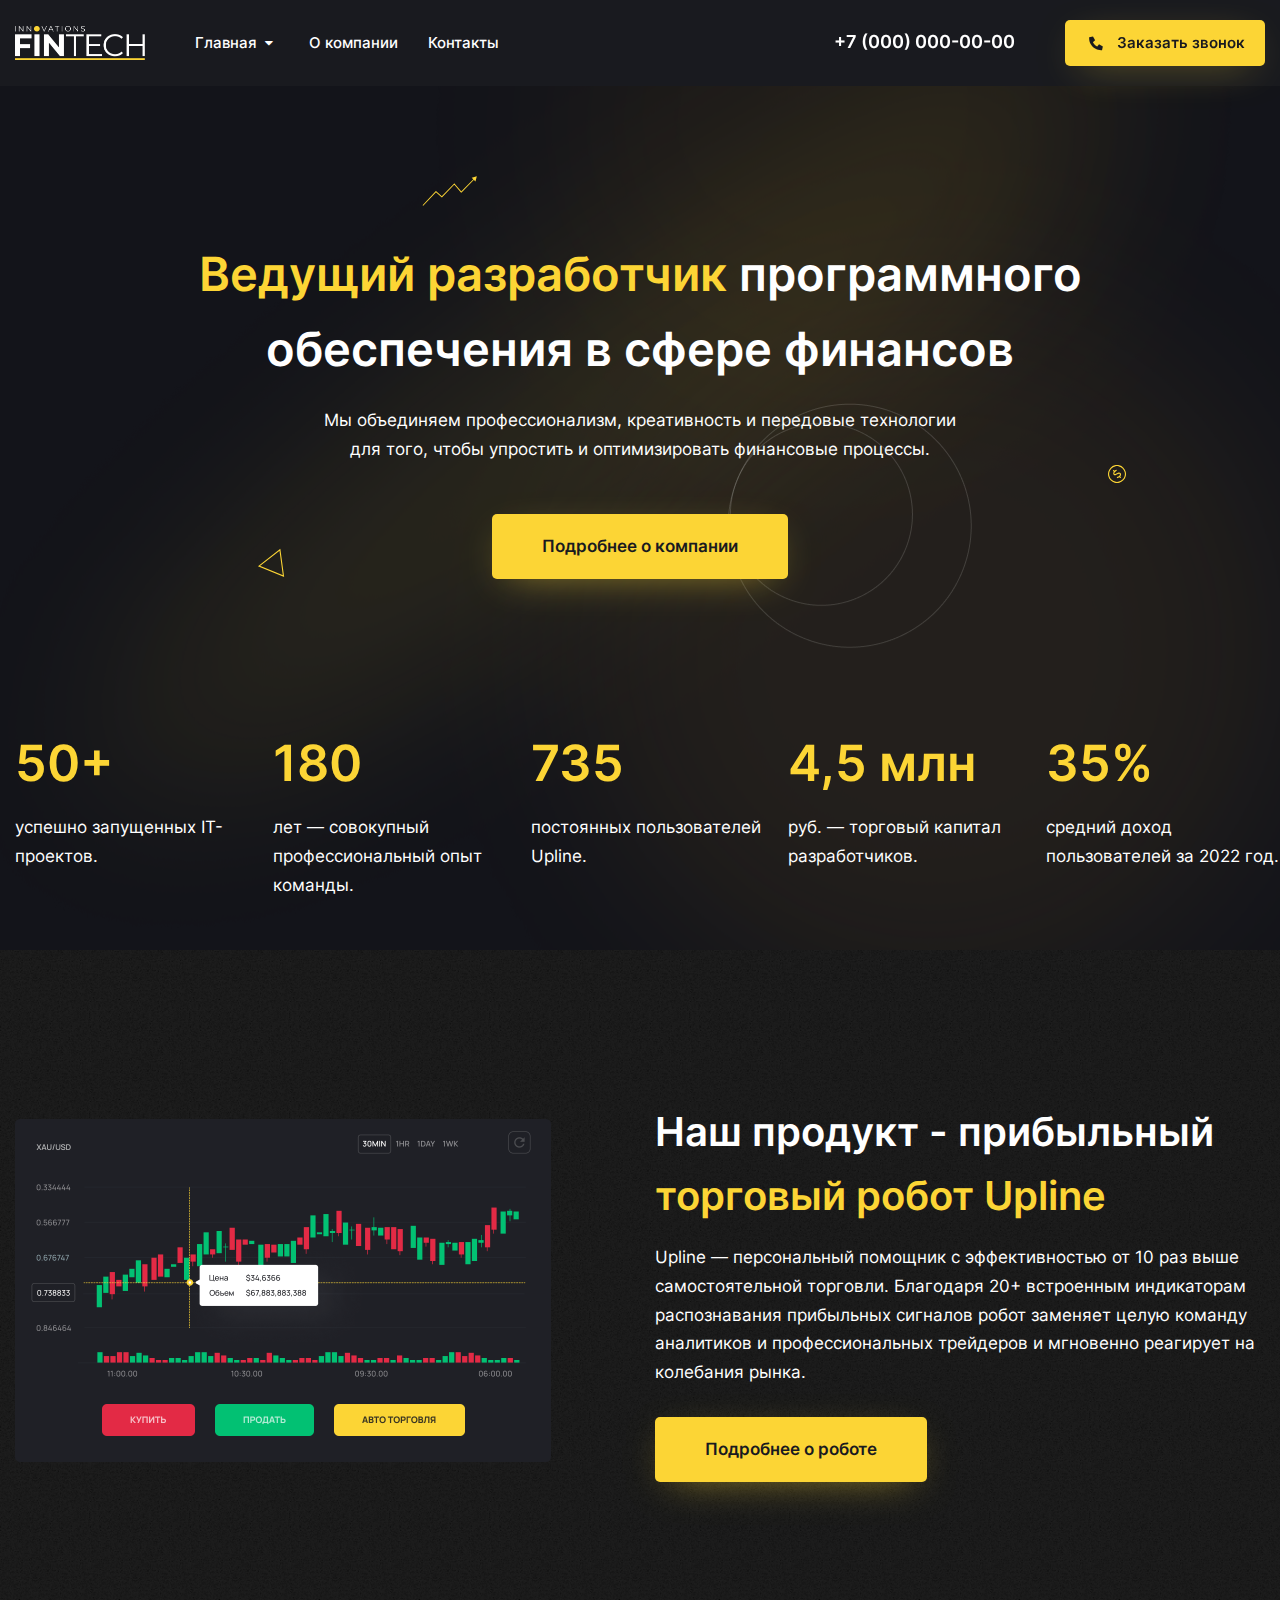
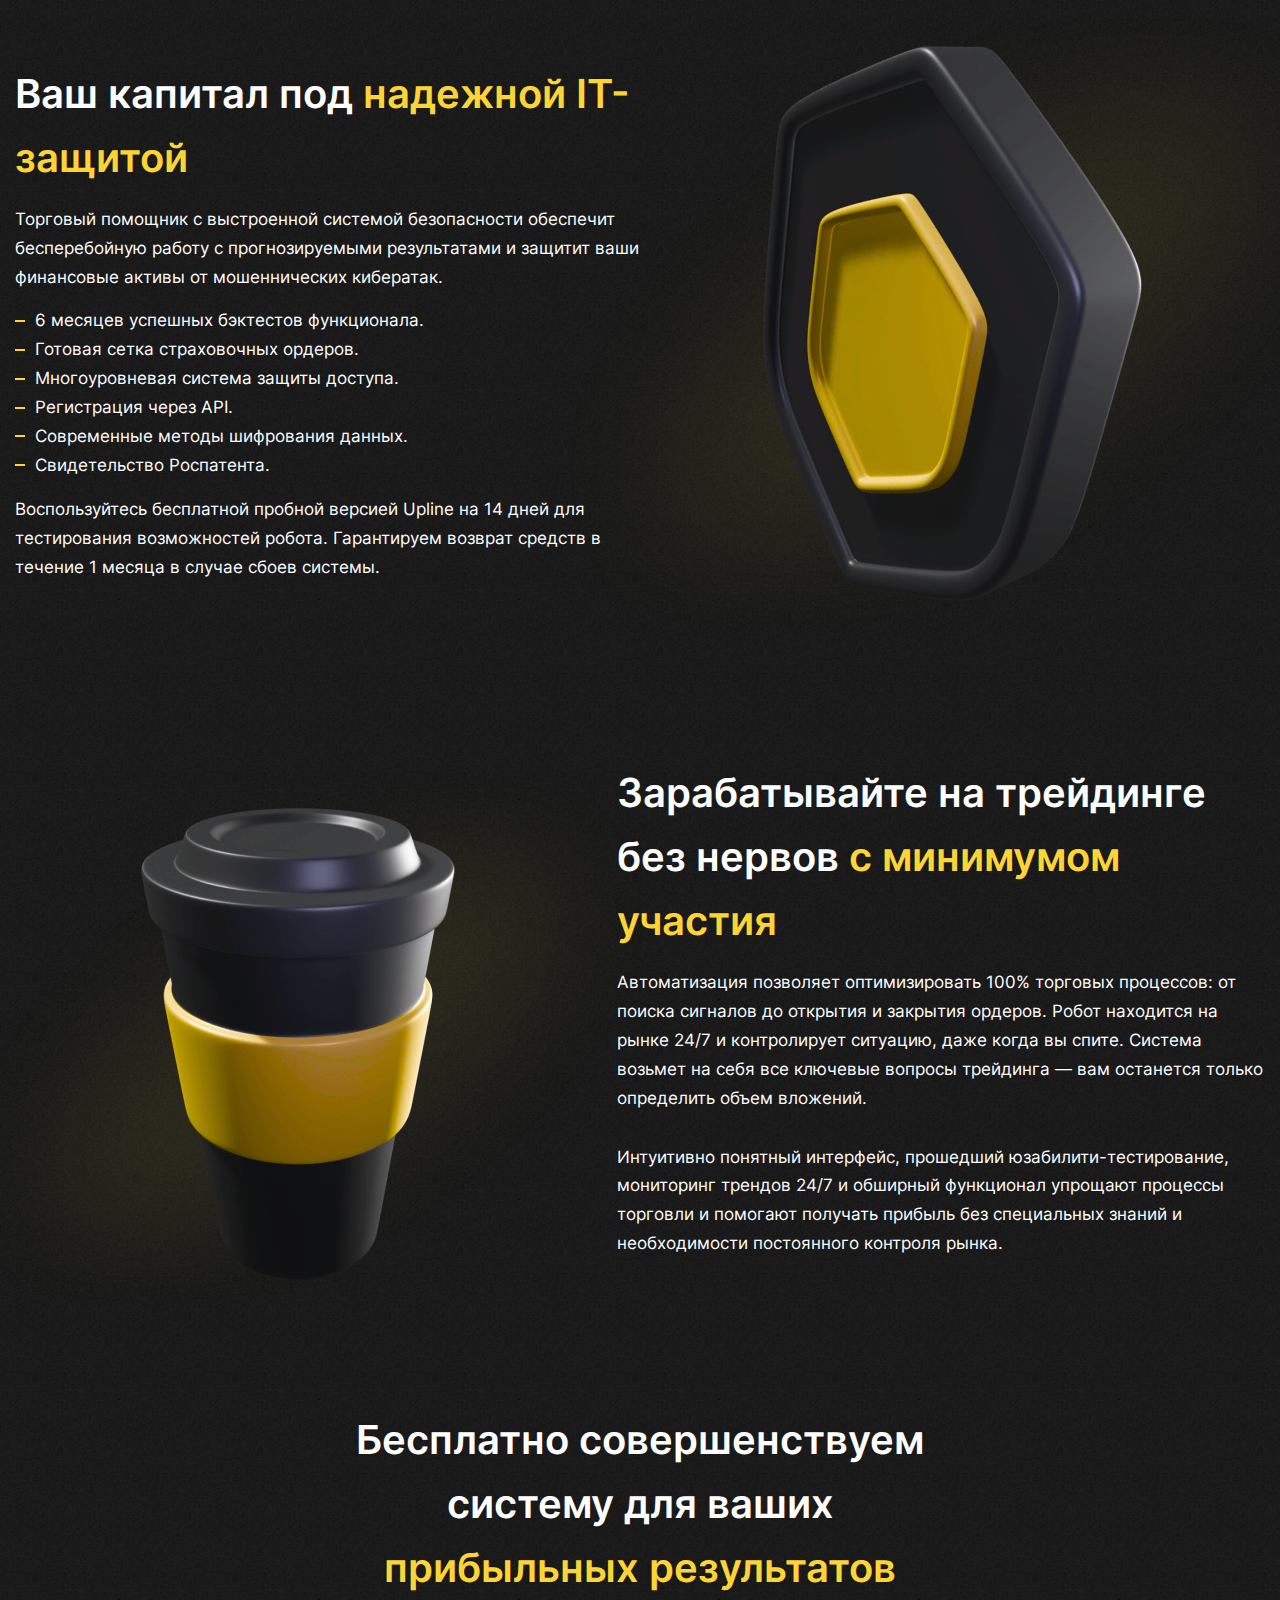
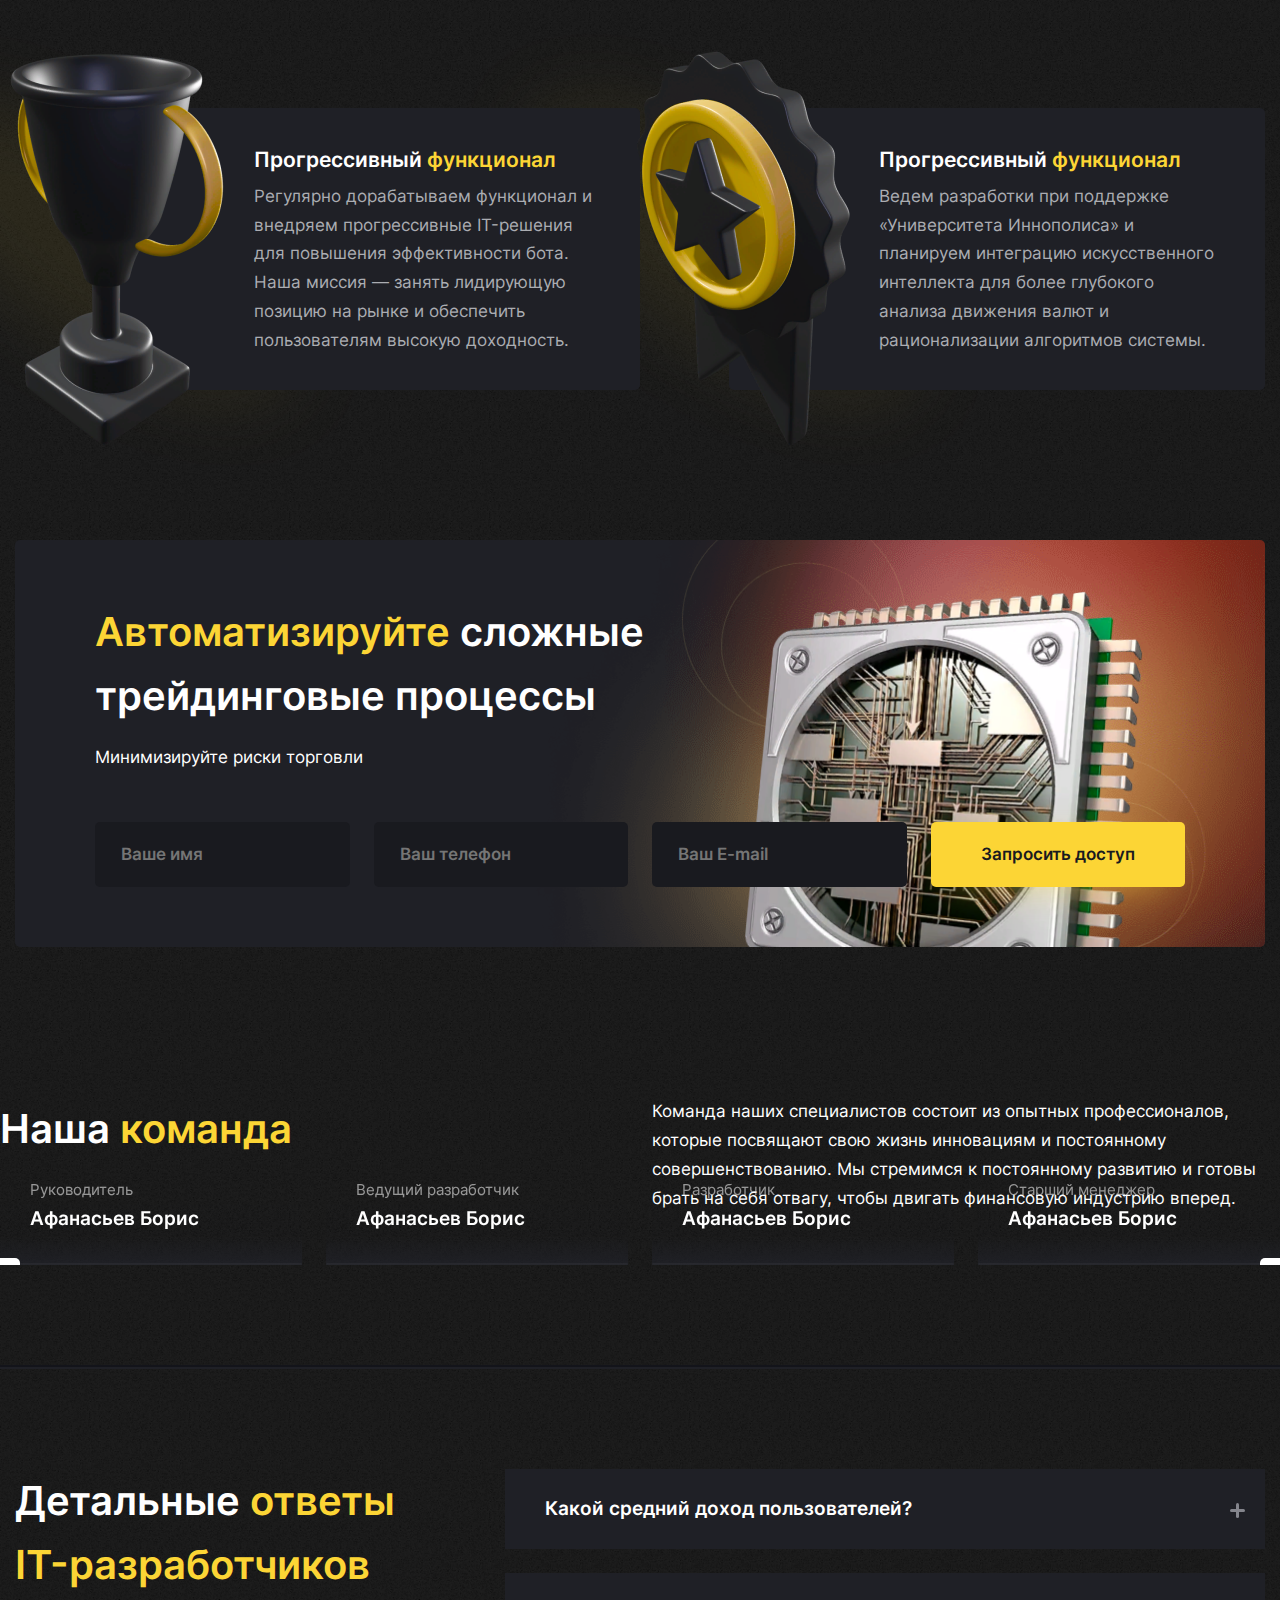
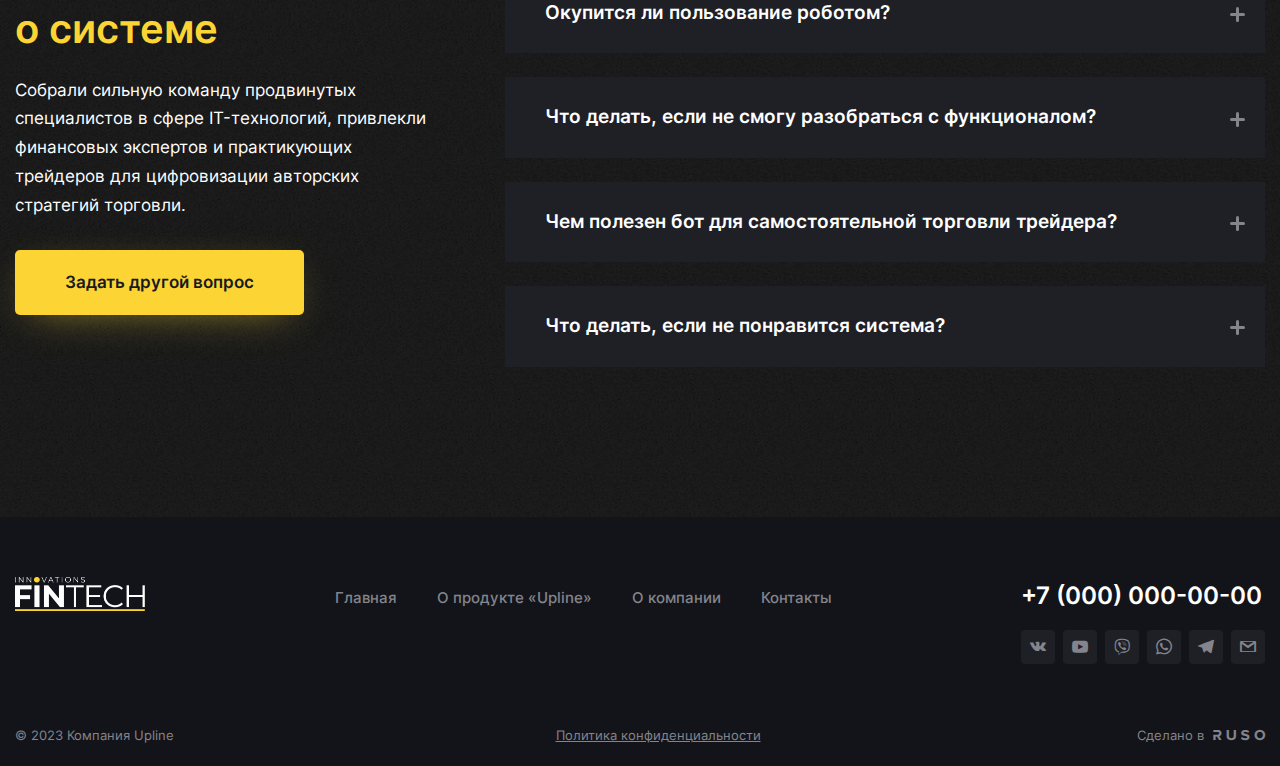
<file: index.html>
<!DOCTYPE html>
<html lang="ru">

<head>
  <meta charset="UTF-8">
  <meta http-equiv="X-UA-Compatible" content="IE=edge">
  <meta name="viewport" content="width=device-width, initial-scale=1.0">
  <!-- Favicon -->
  <link rel="apple-touch-icon" sizes="180x180" href="img/favicon/apple-touch-icon.png">
  <link rel="icon" type="image/png" sizes="32x32" href="img/favicon/favicon-32x32.png">
  <link rel="icon" type="image/png" sizes="16x16" href="img/favicon/favicon-16x16.png">
  <link rel="manifest" href="img/favicon/site.webmanifest">
  <link rel="mask-icon" href="img/favicon/safari-pinned-tab.svg" color="#fcd535">
  <meta name="apple-mobile-web-app-title" content="FINTECH">
  <meta name="application-name" content="FINTECH">
  <meta name="msapplication-TileColor" content="#da532c">
  <meta name="theme-color" content="#ffffff">
  <!-- Style -->
  <link rel="stylesheet" href="css/normalize.css?v=1">
  <link rel="stylesheet" href="fonts/Inter/stylesheet.css?v=1">
  <link rel="stylesheet" href="libs/swiper-bundle.min.css?v=1">
  <link rel="stylesheet" href="css/icons.css?v=1">
  <link rel="stylesheet" href="css/style.css?v=1">
  <title>FINTECH</title>
</head>

<body>

  <div class="wrapper">

    <header class="header">
      <div class="container">
        <div class="header__inner">
          <button class="burger" id="burgerBtn">
            <span class="burger__item">Menu</span>
          </button>

          <a href="https://alexandrwalker.github.io/fintech/" class="logo">
            <picture class="logo__img">
              <source media="(min-width: 769px)" srcset="img/logo-x2.png">
              <source media="(max-width: 768px)" srcset="img/logo-x1.png">
              <img src="img/logo-x1.png" alt="" loading="lazy">
            </picture>
          </a>

          <nav class="nav" id="nav">
            <div class="nav__inner">
              <ul class="nav__list">
                <li class="nav__item">
                  <button class="nav__link icon-angle_solid">Главная</button>
                  <div class="nav__dropdown">
                    <ul class="nav__dropdown-list">
                      <li class="nav__dropdown-item"><a class="nav__dropdown-link" href="https://alexandrwalker.github.io/fintech/about-up-line.html">Наш продукт</a>
                      </li>
                      <li class="nav__dropdown-item"><a class="nav__dropdown-link" href="#capital">Защита</a>
                      </li>
                      <li class="nav__dropdown-item"><a class="nav__dropdown-link" href="#trade">Заработок</a></li>
                      <li class="nav__dropdown-item"><a class="nav__dropdown-link" href="#faq">Ответы на вопросы</a>
                      </li>
                    </ul>
                  </div>
                </li>
                <li class="nav__item">
                  <a class="nav__link" href="https://alexandrwalker.github.io/fintech/about.html">О компании</a>
                </li>
                <li class="nav__item">
                  <a class="nav__link" href="https://alexandrwalker.github.io/fintech/contact.html">Контакты</a>
                </li>
              </ul>
            </div>

            <div class="mobileMenu__contacts">
              <a class="phone" href="tel:+70000000000">+7 (000) 000-00-00</a>

              <div class="social">
                <a class="social-link icon-vk" href="#"></a>
                <a class="social-link icon-yb" href="#"></a>
                <a class="social-link icon-viber" href="#"></a>
                <a class="social-link icon-whatsapp" href="#"></a>
                <a class="social-link icon-telegram" href="#"></a>
                <a class="social-link icon-gmail" href="#"></a>
              </div>
            </div>
          </nav>

          <div class="header__contacts">
            <a class="phone" href="tel:70000000000">+7 (000) 000-00-00</a>
            <a class="btn btn--header icon-phone" href="#popup-1">
              <span class="btn--text">Заказать звонок</span>
            </a>
          </div>
        </div>
      </div>
    </header>

    <main>
      <div class="hero">
        <div class="container">

          <div class="glow glow--1"></div>
          <div class="glow glow--2"></div>
          <div class="glow glow--3"></div>
          <div class="glow glow--4"></div>
          <div class="circle circle--1"></div>
          <div class="circle circle--2"></div>

          <img src="img/lightning.svg" alt="" loading="lazy" class="hero__image-lightning">
          <img src="img/triangle.svg" alt="" loading="lazy" class="hero__image-triangle">
          <img src="img/usd.svg" alt="" loading="lazy" class="hero__image-usd">

          <div class="hero__inner">
            <div class="hero__content">
              <h1 class="hero__title"><span class="text--color">Ведущий разработчик</span> программного
                обеспечения в сфере финансов</h1>
              <p class="hero__subtitle">
                Мы объединяем профессионализм, креативность и передовые технологии для того, чтобы упростить и
                оптимизировать финансовые процессы.
              </p>
              <a class="btn" href="https://alexandrwalker.github.io/fintech/about.html">Подробнее о компании</a>
            </div>

            <div class="hero__list">
              <div class="hero__item">
                <span class="hero__item-count">50+</span>
                <span class="hero__item-text">успешно запущенных IT-проектов.</span>
              </div>
              <div class="hero__item">
                <span class="hero__item-count">180</span>
                <span class="hero__item-text">лет — совокупный профессиональный опыт команды.</span>
              </div>
              <div class="hero__item">
                <span class="hero__item-count">735</span>
                <span class="hero__item-text">постоянных пользователей Upline.</span>
              </div>
              <div class="hero__item">
                <span class="hero__item-count">4,5 млн</span>
                <span class="hero__item-text">руб. — торговый капитал разработчиков.</span>
              </div>
              <div class="hero__item">
                <span class="hero__item-count">35%</span>
                <span class="hero__item-text">средний доход пользователей за 2022 год.</span>
              </div>
            </div>

          </div>
        </div>
      </div>

      <div class="product" id="product">
        <div class="container">
          <div class="product__inner">
            <div class="product__block">
              <picture class="product__image">
                <source media="(min-width: 769px)" srcset="img/main/product-2x.png">
                <source media="(max-width: 768px)" srcset="img/main/product-1x.png">
                <img src="img/main/product-1x.png" alt="" loading="lazy">
              </picture>
            </div>
            <div class="product__content">
              <h2 class="title">
                Наш продукт - прибыльный <span class="text--color">торговый робот Upline</span>
              </h2>
              <p class="product__subtitle">
                Upline — персональный помощник с эффективностью от 10 раз выше самостоятельной торговли. Благодаря 20+
                встроенным индикаторам распознавания прибыльных сигналов робот заменяет целую команду аналитиков и
                профессиональных трейдеров и мгновенно реагирует на колебания рынка.
              </p>
              <a class="btn" href="https://alexandrwalker.github.io/fintech/about-up-line.html">Подробнее о роботе</a>
            </div>
          </div>
        </div>
      </div>

      <div class="capital" id="capital">
        <div class="container">
          <div class="capital__inner">
            <div class="capital__content">
              <h2 class="title">
                Ваш капитал под <span class="text--color">надежной IT-защитой</span>
              </h2>
              <p class="capital__text">Торговый помощник с выстроенной системой безопасности обеспечит бесперебойную
                работу с прогнозируемыми результатами и защитит ваши финансовые активы от мошеннических кибератак.</p>
              <ul class="capital__list">
                <li class="capital__list-item">6 месяцев успешных бэктестов функционала.</li>
                <li class="capital__list-item">Готовая сетка страховочных ордеров.</li>
                <li class="capital__list-item">Многоуровневая система защиты доступа.</li>
                <li class="capital__list-item">Регистрация через API.</li>
                <li class="capital__list-item">Современные методы шифрования данных.</li>
                <li class="capital__list-item">Свидетельство Роспатента.</li>
              </ul>
              <p class="capital__text">Воспользуйтесь бесплатной пробной версией Upline на 14 дней для тестирования
                возможностей робота. Гарантируем возврат средств в течение 1 месяца в случае сбоев системы.</p>
            </div>
            <picture class="capital__image">
              <source media="(min-width: 769px)" srcset="img/main/shield-2x.png">
              <source media="(max-width: 768px)" srcset="img/main/shield-1x.png">
              <img src="img/main/shield-1x.png" alt="" loading="lazy">
            </picture>
          </div>
        </div>
      </div>

      <div class="trade" id="trade">
        <div class="container">
          <div class="trade__inner">
            <picture class="trade__image">
              <source media="(min-width: 769px)" srcset="img/main/cup-2x.png">
              <source media="(max-width: 768px)" srcset="img/main/cup-1x.png">
              <img src="img/main/cup-1x.png" alt="" loading="lazy">
            </picture>
            <div class="trade__content">
              <h2 class="title">
                Зарабатывайте на трейдинге без нервов <span class="text--color">с минимумом участия</span>
              </h2>
              <div class="trade__text">
                <p>Автоматизация позволяет оптимизировать 100% торговых процессов: от поиска
                  сигналов
                  до открытия и закрытия ордеров. Робот находится на рынке 24/7 и контролирует ситуацию, даже когда вы
                  спите. Система возьмет на себя все ключевые вопросы трейдинга — вам останется только определить объем
                  вложений.</p>
                <p>Интуитивно понятный интерфейс, прошедший юзабилити-тестирование, мониторинг
                  трендов
                  24/7 и обширный
                  функционал упрощают процессы торговли и помогают получать прибыль без специальных знаний и
                  необходимости
                  постоянного контроля рынка.</p>
              </div>
            </div>
          </div>
        </div>
      </div>

      <div class="profit-2" id="profit-2">
        <div class="container">
          <div class="profit-2__inner">
            <h2 class="title">Бесплатно совершенствуем систему для ваших <span class="text--color">прибыльных
                результатов</span></h2>

            <div class="profit-2__items">
              <div class="profit-2__item">
                <picture class="profit-2__image">
                  <source media="(min-width: 769px)" srcset="img/main/trophy-2x.png">
                  <source media="(max-width: 768px)" srcset="img/main/trophy-1x.png">
                  <img src="img/main/trophy-1x.png" alt="" loading="lazy">
                </picture>
                <h3 class="profit-2__item-title">Прогрессивный <span class="text--color">функционал</span></h3>
                <p class="profit-2__item-text">Регулярно дорабатываем функционал и внедряем прогрессивные IT-решения для
                  повышения эффективности бота. Наша миссия — занять лидирующую позицию на рынке и обеспечить
                  пользователям высокую доходность.</p>
              </div>
              <div class="profit-2__item">
                <picture class="profit-2__image">
                  <source media="(min-width: 769px)" srcset="img/main/badge-2x.png">
                  <source media="(max-width: 768px)" srcset="img/main/badge-1x.png">
                  <img src="img/main/badge-1x.png" alt="" loading="lazy">
                </picture>
                <h3 class="profit-2__item-title">Прогрессивный <span class="text--color">функционал</span></h3>
                <p class="profit-2__item-text">Ведем разработки при поддержке «Университета Иннополиса» и планируем
                  интеграцию искусственного интеллекта для более глубокого анализа движения валют и рационализации
                  алгоритмов системы.</p>
              </div>
            </div>
          </div>
        </div>
      </div>

      <div class="offer">
        <div class="container">
          <div class="offer__inner">
            <div class="offer__content">
              <h2 class="title"><span class="text--color">Автоматизируйте</span> сложные трейдинговые процессы
              </h2>
              <p class="offer__text">Минимизируйте риски торговли</p>
            </div>
            <form action="#" class="form offer__form" method="POST" enctype="multipart/form-data">
              <label class="offer__form-label">
                <input class="input-name offer__form-input" type="text" data-validate-field="name" name="Имя"
                  placeholder="Ваше имя">
              </label>

              <label class="offer__form-label">
                <input class="input-tel offer__form-input" type="tel" data-validate-field="tel" name="Телефон"
                  placeholder="Ваш телефон">
              </label>

              <label class="offer__form-label">
                <input class="input-mail offer__form-input" type="email" data-validate-field="email" name="Email"
                  placeholder="Ваш E-mail">
              </label>
              <button class="btn btn--offer" type="submit">Запросить доступ</button>
            </form>
            <picture class="offer__image">
              <source media="(min-width: 769px)" srcset="img/main/proc-2x.png">
              <source media="(max-width: 768px)" srcset="img/main/proc-1x.png">
              <img src="img/main/proc-1x.png" alt="" loading="lazy">
            </picture>

            <picture class="offer__bg">
              <source media="(min-width: 769px)" srcset="img/main/offer-bg-2x.png">
              <source media="(max-width: 768px)" srcset="img/main/offer-bg-1x.png">
              <img src="img/main/offer-bg-1x.png" alt="" loading="lazy">
            </picture>
          </div>
        </div>
      </div>

      <div class="team">
        <div class="container-fluid">
          <div class="team__inner">
            <div class="team__content">
              <h2 class="title">Наша <span class="text--color">команда</span></h2>
              <p class="team__text">
                Команда наших специалистов состоит из опытных профессионалов, которые посвящают свою жизнь инновациям и
                постоянному совершенствованию. Мы стремимся к постоянному развитию и готовы брать на себя отвагу, чтобы
                двигать финансовую индустрию вперед.
              </p>
            </div>

            <div class="swiper team-slider">
              <div class="swiper-wrapper">
                <div class="swiper-slide">
                  <div class="team-slider__item">
                    <picture class="swiper-slide__image">
                      <source media="(min-width: 769px)" srcset="img/team/team1-2x.png">
                      <source media="(max-width: 768px)" srcset="img/team/team1-1x.png">
                      <img src="img/team/team1-1x.png" alt="" loading="lazy">
                    </picture>
                    <div class="swiper-slide__body">
                      <span class="team__slider-suptitle">Руководитель</span>
                      <span class="team__slider-name">Афанасьев Борис</span>
                    </div>
                  </div>
                </div>
                <div class="swiper-slide">
                  <div class="team-slider__item">
                    <picture class="swiper-slide__image">
                      <source media="(min-width: 769px)" srcset="img/team/team2-2x.png">
                      <source media="(max-width: 768px)" srcset="img/team/team2-1x.png">
                      <img src="img/team/team2-1x.png" alt="" loading="lazy">
                    </picture>
                    <div class="swiper-slide__body">
                      <span class="team__slider-suptitle">Ведущий разработчик</span>
                      <span class="team__slider-name">Афанасьев Борис</span>
                    </div>
                  </div>
                </div>
                <div class="swiper-slide">
                  <div class="team-slider__item">
                    <picture class="swiper-slide__image">
                      <source media="(min-width: 769px)" srcset="img/team/team3-2x.png">
                      <source media="(max-width: 768px)" srcset="img/team/team3-1x.png">
                      <img src="img/team/team3-1x.png" alt="" loading="lazy">
                    </picture>
                    <div class="swiper-slide__body">
                      <span class="team__slider-suptitle">Разработчик</span>
                      <span class="team__slider-name">Афанасьев Борис</span>
                    </div>
                  </div>
                </div>
                <div class="swiper-slide">
                  <div class="team-slider__item">
                    <picture class="swiper-slide__image">
                      <source media="(min-width: 769px)" srcset="img/team/team4-2x.png">
                      <source media="(max-width: 768px)" srcset="img/team/team4-1x.png">
                      <img src="img/team/team4-1x.png" alt="" loading="lazy">
                    </picture>
                    <div class="swiper-slide__body">
                      <span class="team__slider-suptitle">Старший менеджер</span>
                      <span class="team__slider-name">Афанасьев Борис</span>
                    </div>
                  </div>
                </div>
                <div class="swiper-slide">
                  <div class="team-slider__item">
                    <picture class="swiper-slide__image">
                      <source media="(min-width: 769px)" srcset="img/team/team5-2x.png">
                      <source media="(max-width: 768px)" srcset="img/team/team5-1x.png">
                      <img src="img/team/team5-1x.png" alt="" loading="lazy">
                    </picture>
                    <div class="swiper-slide__body">
                      <span class="team__slider-suptitle">Менеджер продаж</span>
                      <span class="team__slider-name">Афанасьев Борис</span>
                    </div>
                  </div>
                </div>
                <div class="swiper-slide">
                  <div class="team-slider__item">
                    <picture class="swiper-slide__image">
                      <source media="(min-width: 769px)" srcset="img/team/team1-2x.png">
                      <source media="(max-width: 768px)" srcset="img/team/team1-1x.png">
                      <img src="img/team/team1-1x.png" alt="" loading="lazy">
                    </picture>
                    <div class="swiper-slide__body">
                      <span class="team__slider-suptitle">Руководитель</span>
                      <span class="team__slider-name">Афанасьев Борис</span>
                    </div>
                  </div>
                </div>
              </div>
              <div class="swiper-button-next"></div>
              <div class="swiper-button-prev"></div>
            </div>
          </div>
        </div>
      </div>

      <div class="separator"></div>

      <div class="faq" id="faq">
        <div class="container">
          <div class="faq__inner">
            <div class="faq__content">
              <h2 class="title">Детальные <span class="text--color">ответы IT-разработчиков о системе</span></h2>
              <p class="faq__text">Собрали сильную команду продвинутых специалистов в сфере IT-технологий, привлекли
                финансовых экспертов и практикующих трейдеров для цифровизации авторских стратегий торговли. </p>
              <button class="btn btn--faq">Задать другой вопрос</button>
            </div>
            <ul class="accordion__list">
              <li class="accordion__item">
                <h3 class="accordion__title">Какой средний доход пользователей?</h3>
                <div class="accordion__body">
                  <p class="accordion__text">
                    Ежемесячная доходность торговли на рекомендованных настройках составляет
                    20%, при высокой
                    волатильности рынка показатель достигает 45%.
                  </p>
                </div>
              </li>
              <li class="accordion__item">
                <h3 class="accordion__title">Окупится ли пользование роботом?</h3>
                <div class="accordion__body">
                  <p class="accordion__text">
                    Ежемесячная доходность торговли на рекомендованных настройках составляет
                    20%, при высокой
                    волатильности рынка показатель достигает 45%.
                  </p>
                </div>
              </li>
              <li class="accordion__item">
                <h3 class="accordion__title">Что делать, если не смогу разобраться с функционалом?</h3>
                <div class="accordion__body">
                  <p class="accordion__text">
                    Ежемесячная доходность торговли на рекомендованных настройках составляет
                    20%, при высокой
                    волатильности рынка показатель достигает 45%.
                  </p>
                </div>
              </li>
              <li class="accordion__item">
                <h3 class="accordion__title">Чем полезен бот для самостоятельной торговли трейдера?</h3>
                <div class="accordion__body">
                  <p class="accordion__text">
                    Ежемесячная доходность торговли на рекомендованных настройках составляет
                    20%, при высокой
                    волатильности рынка показатель достигает 45%.
                  </p>
                </div>
              </li>
              <li class="accordion__item">
                <h3 class="accordion__title">Что делать, если не понравится система?</h3>
                <div class="accordion__body">
                  <p class="accordion__text">
                    Ежемесячная доходность торговли на рекомендованных настройках составляет
                    20%, при высокой
                    волатильности рынка показатель достигает 45%.
                  </p>
                </div>
              </li>
            </ul>
          </div>
        </div>
      </div>

    </main>

    <footer class="footer">
      <div class="container">
        <div class="footer__inner">

          <div class="footer__content">
            <a href="https://alexandrwalker.github.io/fintech/" class="logo">
              <picture class="logo__img">
                <source media="(min-width: 769px)" srcset="img/logo-x2.png">
                <source media="(max-width: 768px)" srcset="img/logo-x1.png">
                <img src="img/logo-x1.png" alt="" loading="lazy">
              </picture>
            </a>

            <nav class="nav">
              <div class="nav__inner">
                <ul class="nav__list">
                  <li class="nav__item">
                    <a class="nav__link" href="https://alexandrwalker.github.io/fintech/">Главная</a>
                  </li>
                  <li class="nav__item">
                    <a class="nav__link" href="https://alexandrwalker.github.io/fintech/about-up-line.html">О продукте
                      &laquo;Upline&raquo;</a>
                  </li>
                  <li class="nav__item">
                    <a class="nav__link" href="https://alexandrwalker.github.io/fintech/about.html">О компании</a>
                  </li>
                  <li class="nav__item">
                    <a class="nav__link" href="https://alexandrwalker.github.io/fintech/contact.html">Контакты</a>
                  </li>
                </ul>
              </div>
            </nav>

            <div class="footer__contacts">
              <a class="phone" href="tel:+70000000000">+7 (000) 000-00-00</a>

              <div class="social">
                <a class="social-link icon-vk" href="#"></a>
                <a class="social-link icon-yb" href="#"></a>
                <a class="social-link icon-viber" href="#"></a>
                <a class="social-link icon-whatsapp" href="#"></a>
                <a class="social-link icon-telegram" href="#"></a>
                <a class="social-link icon-gmail" href="#"></a>
              </div>
            </div>
          </div>

          <div class="copyright">
            <div class="copyright__text">© 2023 Компания Upline</div>
            <a class="privacy-policy__link" href="https://alexandrwalker.github.io/fintech/privacy-policy.html">Политика
              конфиденциальности</a>
            <div class="copyright__text">Сделано в <a class="copyright__link icon-ruso" href="https://rusodot.ru/"></a>
            </div>
          </div>

        </div>
      </div>
    </footer>

    <!-- Popup -->
    <div id="calculator-1" class="overlay back">
      <a class="cancel" href="#!"></a>
      <div class="modal">
        <a class="close icon-plus" href="#!"></a>

        <div class="modal__top">
          <div class="modal__title">Подойдет ли мне робот?</div>
          <div class="modal__subtitle">Пройди тест, чтобы узнать, подойдет ли робот вам</div>
        </div>
        <div class="modal__progress">
          <div class="modal__progress-steps">
            Шаг 1 из 6
          </div>
          <div class="modal__progress-line modal__progress-line--back">
            <span class="modal__progress-line--progress" style="width: 16.66%;"></span>
          </div>
        </div>
        <div class="modal__question">
          <div class="modal__question-text">
            Хотели ли бы вы получать пассивный доход?
          </div>
          <div class="modal__question-btns">
            <input class="modal__question-radio input-hidden" id="step1-q1" type="radio" name="radio-1">
            <label class="modal__question-btn" for="step1-q1">
              Да, хотел бы
            </label>
            <input class="modal__question-radio input-hidden" id="step1-q2" type="radio" name="radio-1">
            <label class="modal__question-btn" for="step1-q2">
              Нет
            </label>
          </div>
        </div>
        <div class="modal__btns">
          <a class="btn modal__btn modal__btn-y" href="#calculator-2">Следующий шаг</a>
        </div>

      </div>
    </div>

    <div id="calculator-2" class="overlay back">
      <a class="cancel" href="#!"></a>
      <div class="modal">
        <a class="close icon-plus" href="#!"></a>

        <div class="modal__top">
          <div class="modal__title">Подойдет ли мне робот?</div>
          <div class="modal__subtitle">Пройди тест, чтобы узнать, подойдет ли робот вам</div>
        </div>
        <div class="modal__progress">
          <div class="modal__progress-steps">
            Шаг 2 из 6
          </div>
          <div class="modal__progress-line modal__progress-line--back">
            <span class="modal__progress-line--progress" style="width: 33.33%;"></span>
          </div>
        </div>
        <div class="modal__question">
          <div class="modal__question-text">
            Как давно вы начали заниматься трейдингом?
          </div>
          <div class="modal__question-btns">
            <input class="modal__question-radio input-hidden" id="step2-q1" type="radio" name="radio-2">
            <label class="modal__question-btn" for="step2-q1">
              Только планирую
            </label>
            <input class="modal__question-radio input-hidden" id="step2-q2" type="radio" name="radio-2">
            <label class="modal__question-btn" for="step2-q2">
              Менее 1 года
            </label>
            <input class="modal__question-radio input-hidden" id="step2-q3" type="radio" name="radio-2">
            <label class="modal__question-btn" for="step2-q3">
              1–3 года
            </label>
            <input class="modal__question-radio input-hidden" id="step2-q4" type="radio" name="radio-2">
            <label class="modal__question-btn" for="step2-q4">
              Более 3 лет
            </label>
          </div>
        </div>
        <div class="modal__btns">
          <a class="modal__btn modal__btn-g" href="#calculator-1">Предыдущий шаг</a>
          <a class="btn modal__btn modal__btn-y" href="#calculator-3">Следующий шаг</a>
        </div>
      </div>
    </div>

    <div id="calculator-3" class="overlay back">
      <a class="cancel" href="#!"></a>
      <div class="modal">
        <a class="close icon-plus" href="#!"></a>

        <div class="modal__top">
          <div class="modal__title">Подойдет ли мне робот?</div>
          <div class="modal__subtitle">Пройди тест, чтобы узнать, подойдет ли робот вам</div>
        </div>
        <div class="modal__progress">
          <div class="modal__progress-steps">
            Шаг 6 из 6
          </div>
          <div class="modal__progress-line modal__progress-line--back">
            <span class="modal__progress-line--progress" style="width: 100%;"></span>
          </div>
        </div>
        <div class="modal__question">
          <div class="modal__question-text">
            Введите ваши данные, чтобы получить результат
          </div>
          <form action="#" class="form2 offer__form" method="POST" enctype="multipart/form-data">
            <div class="modal__inputs">
              <label class="form__label offer__form-label">
                <input class="input input-name2 offer__form-input" type="text" data-validate-field="name" name="Имя"
                  placeholder="Ваше имя">
              </label>
              <label class="form__label offer__form-label">
                <input class="input input-tel2 offer__form-input" type="tel" data-validate-field="tel" name="Телефон"
                  placeholder="Ваш телефон">
              </label>
              <label class="form__label offer__form-label">
                <input class="input input-mail2 offer__form-input" type="email" data-validate-field="email" name="Email"
                  placeholder="Ваш E-mail">
              </label>
            </div>
            <div class="modal__btns">
              <button class="btn modal__btn modal__btn-y" type="submit">Получить результат</button>
            </div>
          </form>
        </div>
      </div>
    </div>

    <div id="calculator-finish" class="overlay back">
      <a class="cancel" href="#!"></a>
      <div class="modal modal-finish">
        <a class="close icon-plus" href="#!"></a>
        <picture class="modal__finish-img">
          <source media="(min-width: 769px)" srcset="img/envelope_front2x.png">
          <source media="(max-width: 768px)" srcset="img/envelope_front1x.png">
          <img src="img/envelope_front1x.png" alt="" loading="lazy">
        </picture>

        <div class="modal__top">
          <div class="modal__title">Результаты тест готовы!</div>
          <div class="modal__subtitle">Спасибо! Ваши результаты готовы и были отправлены на ваш почтовый ящик</div>
        </div>
        <div class="modal__btns">
          <a class="btn modal__btn modal__btn-y" href="#">Вернуться на главную</a>
        </div>
      </div>
    </div>

    <div id="popup-1" class="overlay back">
      <a class="cancel" href="#!"></a>
      <div class="modal">
        <a class="close icon-plus" href="#!"></a>

        <div class="modal__top">
          <div class="modal__title">Заказать звонок</div>
          <div class="modal__subtitle">Укажите ваши актуальные данные, мы свяжемся с вами в течении 15 минут</div>
        </div>
        <div class="modal__question">
          <form action="#" class="form3 offer__form" method="POST" enctype="multipart/form-data">
            <label class="form__label offer__form-label">
              <input class="input input-name3 offer__form-input" type="text" data-validate-field="name" name="Имя"
                placeholder="Ваше имя">
            </label>
            <label class="form__label offer__form-label">
              <input class="input input-tel3 offer__form-input" type="tel" data-validate-field="tel" name="Телефон"
                placeholder="Ваш телефон">
            </label>
            <label class="form__label offer__form-label">
              <input class="input input-mail3 offer__form-input" type="email" data-validate-field="email" name="Email"
                placeholder="Ваш E-mail">
            </label>
            <div class="modal__btns">
              <button class="btn modal__btn modal__btn-y" type="submit">Заказать звонок</button>
            </div>
          </form>
        </div>

      </div>
    </div>
    <div id="popup-finish" class="overlay back">
      <a class="cancel" href="#!"></a>
      <div class="modal modal-finish">
        <a class="close icon-plus" href="#!"></a>
        <picture class="modal__finish-img">
          <source media="(min-width: 769px)" srcset="img/envelope_front2x.png">
          <source media="(max-width: 768px)" srcset="img/envelope_front1x.png">
          <img src="img/envelope_front1x.png" alt="" loading="lazy">
        </picture>
        <div class="modal__top">
          <div class="modal__title">Ваша заявка отправлена!</div>
          <div class="modal__subtitle">Спасибо! Ваши результаты готовы и были отправлены на ваш почтовый ящик</div>
        </div>
        <div class="modal__btns">
          <a class="btn modal__btn modal__btn-y" href="#">Вернуться на главную</a>
        </div>
      </div>
    </div>

    <!-- Form -->
    <div style="display: none;">
      <form action="#" class="form4 offer__form" method="POST" enctype="multipart/form-data">
        <label class="offer__form-label">
          <input class="input-name4 offer__form-input" type="text" data-validate-field="name" name="Имя"
            placeholder="Ваше имя">
        </label>

        <label class="offer__form-label">
          <input class="input-tel4 offer__form-input" type="tel" data-validate-field="tel" name="Телефон"
            placeholder="Ваш телефон">
        </label>

        <label class="offer__form-label">
          <input class="input-mail4 offer__form-input" type="email" data-validate-field="email" name="Email"
            placeholder="Ваш E-mail">
        </label>
        <button class="btn btn--offer" type="submit">Запросить доступ</button>
      </form>
      <form action="#" class="form5 offer__form" method="POST" enctype="multipart/form-data">
        <label class="offer__form-label">
          <input class="input-name5 offer__form-input" type="text" data-validate-field="name" name="Имя"
            placeholder="Ваше имя">
        </label>

        <label class="offer__form-label">
          <input class="input-tel5 offer__form-input" type="tel" data-validate-field="tel" name="Телефон"
            placeholder="Ваш телефон">
        </label>

        <label class="offer__form-label">
          <input class="input-mail5 offer__form-input" type="email" data-validate-field="email" name="Email"
            placeholder="Ваш E-mail">
        </label>
        <button class="btn btn--offer" type="submit">Запросить доступ</button>
      </form>
    </div>

  </div>
  <!-- JS -->
  <script defer src="libs/swiper-bundle.min.js?v=1"></script>
  <script defer src="libs/inputmask.min.js?v=1"></script>
  <script defer src="libs/just-validate3.3.3.min.js?v=1"></script>
  <script defer src="js/app.js?v=1"></script>
</body>

</html>
</file>
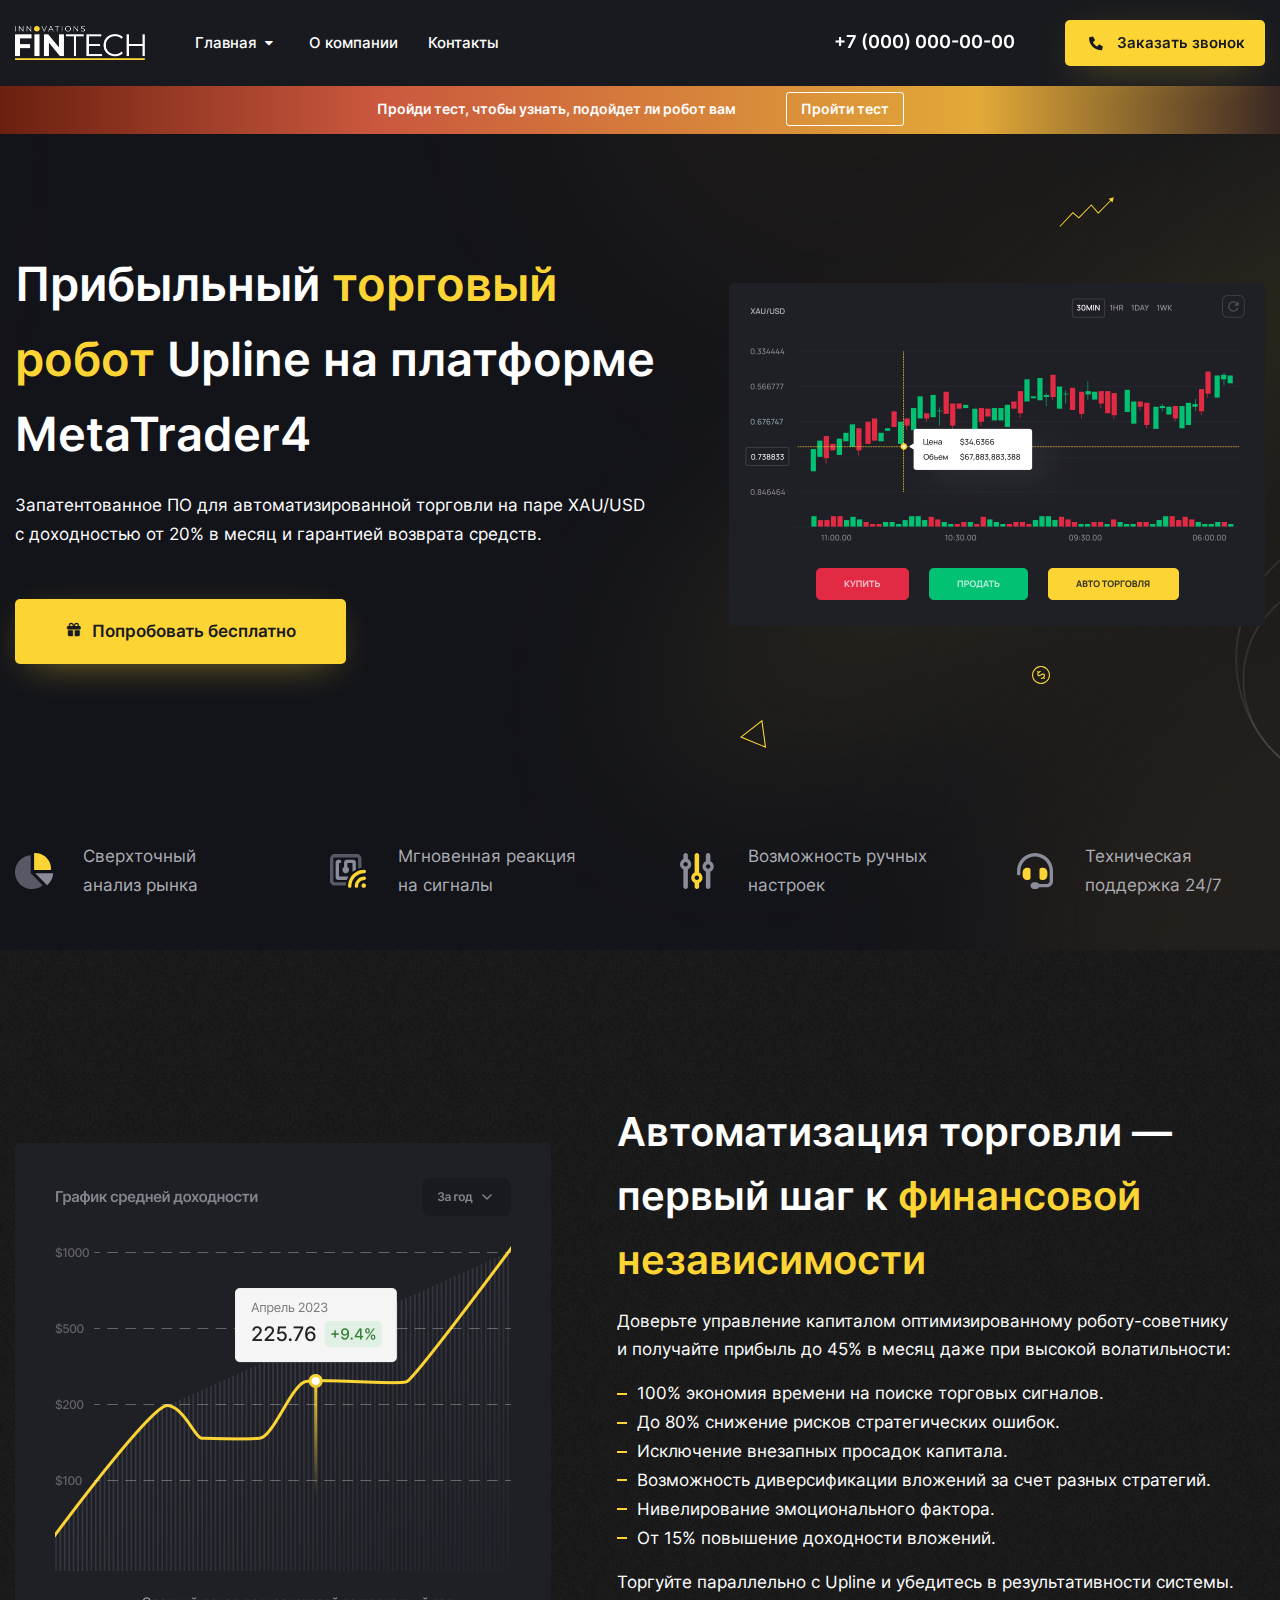
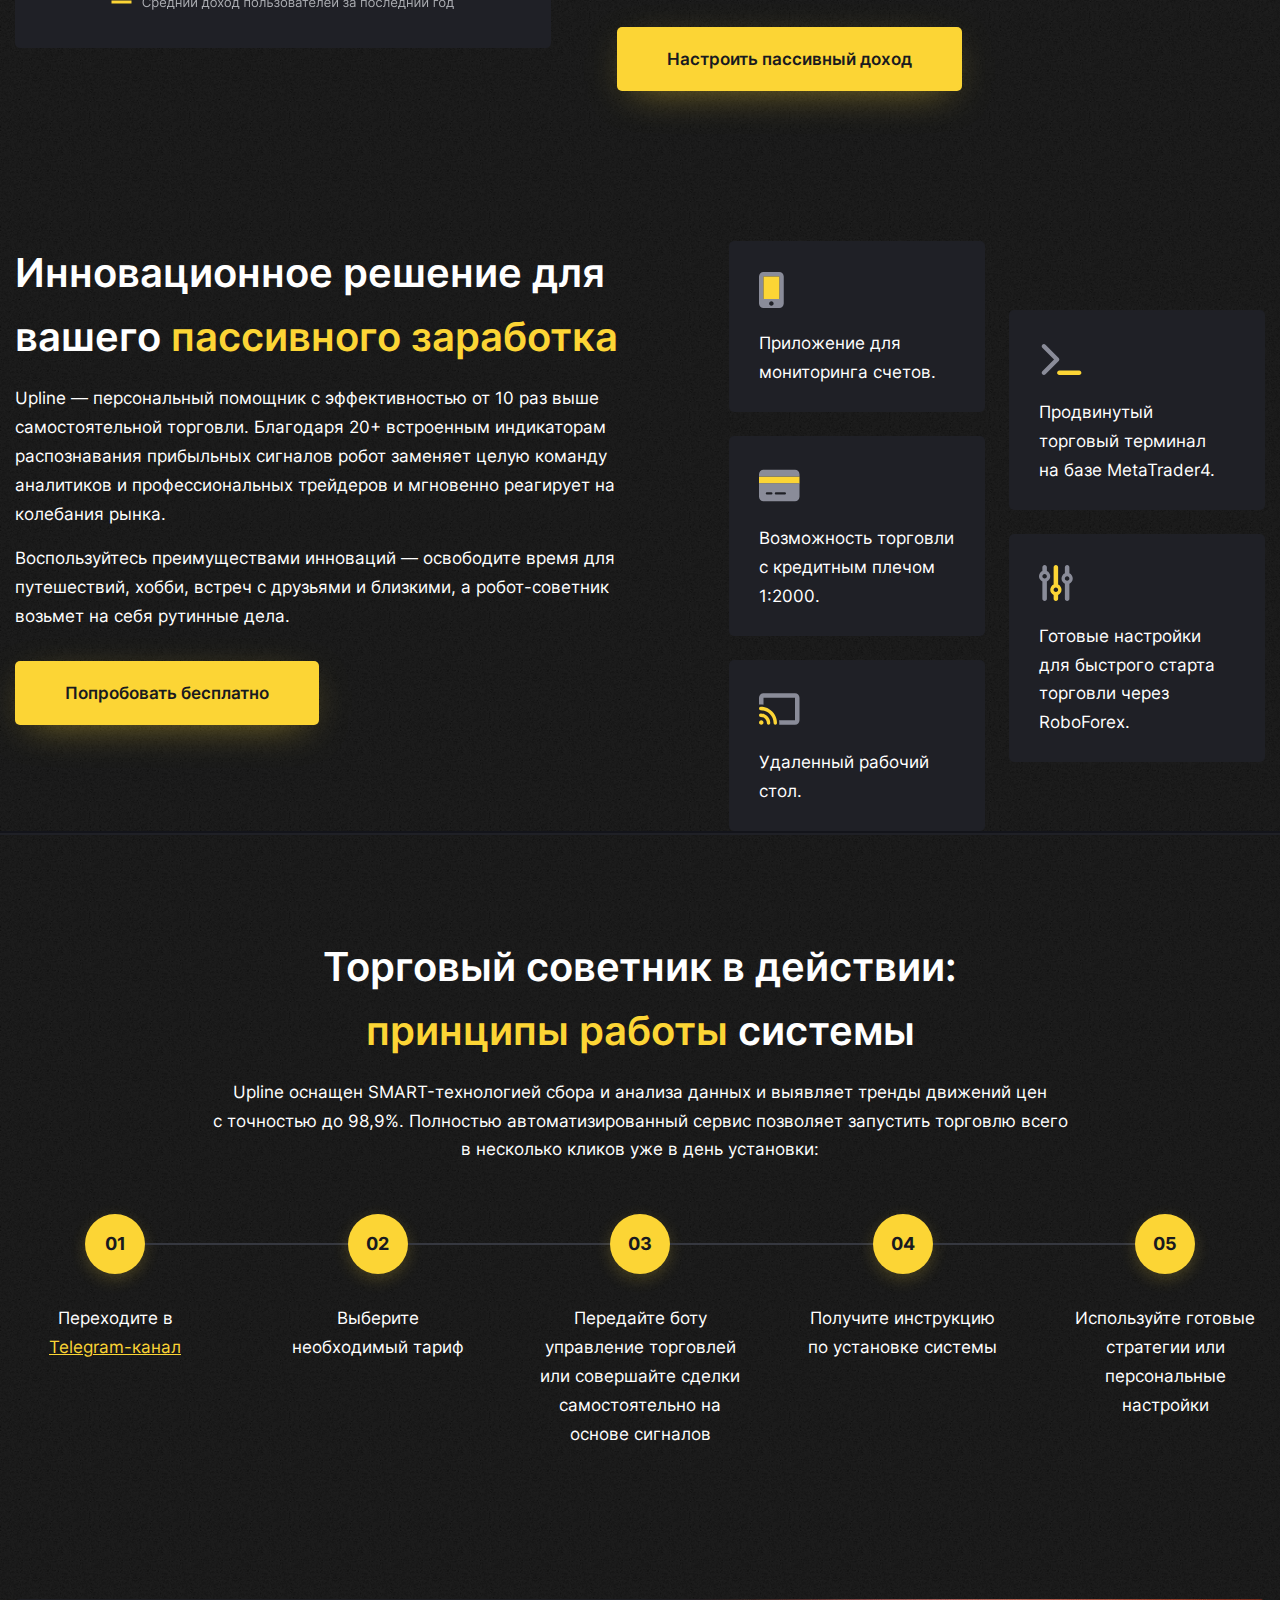
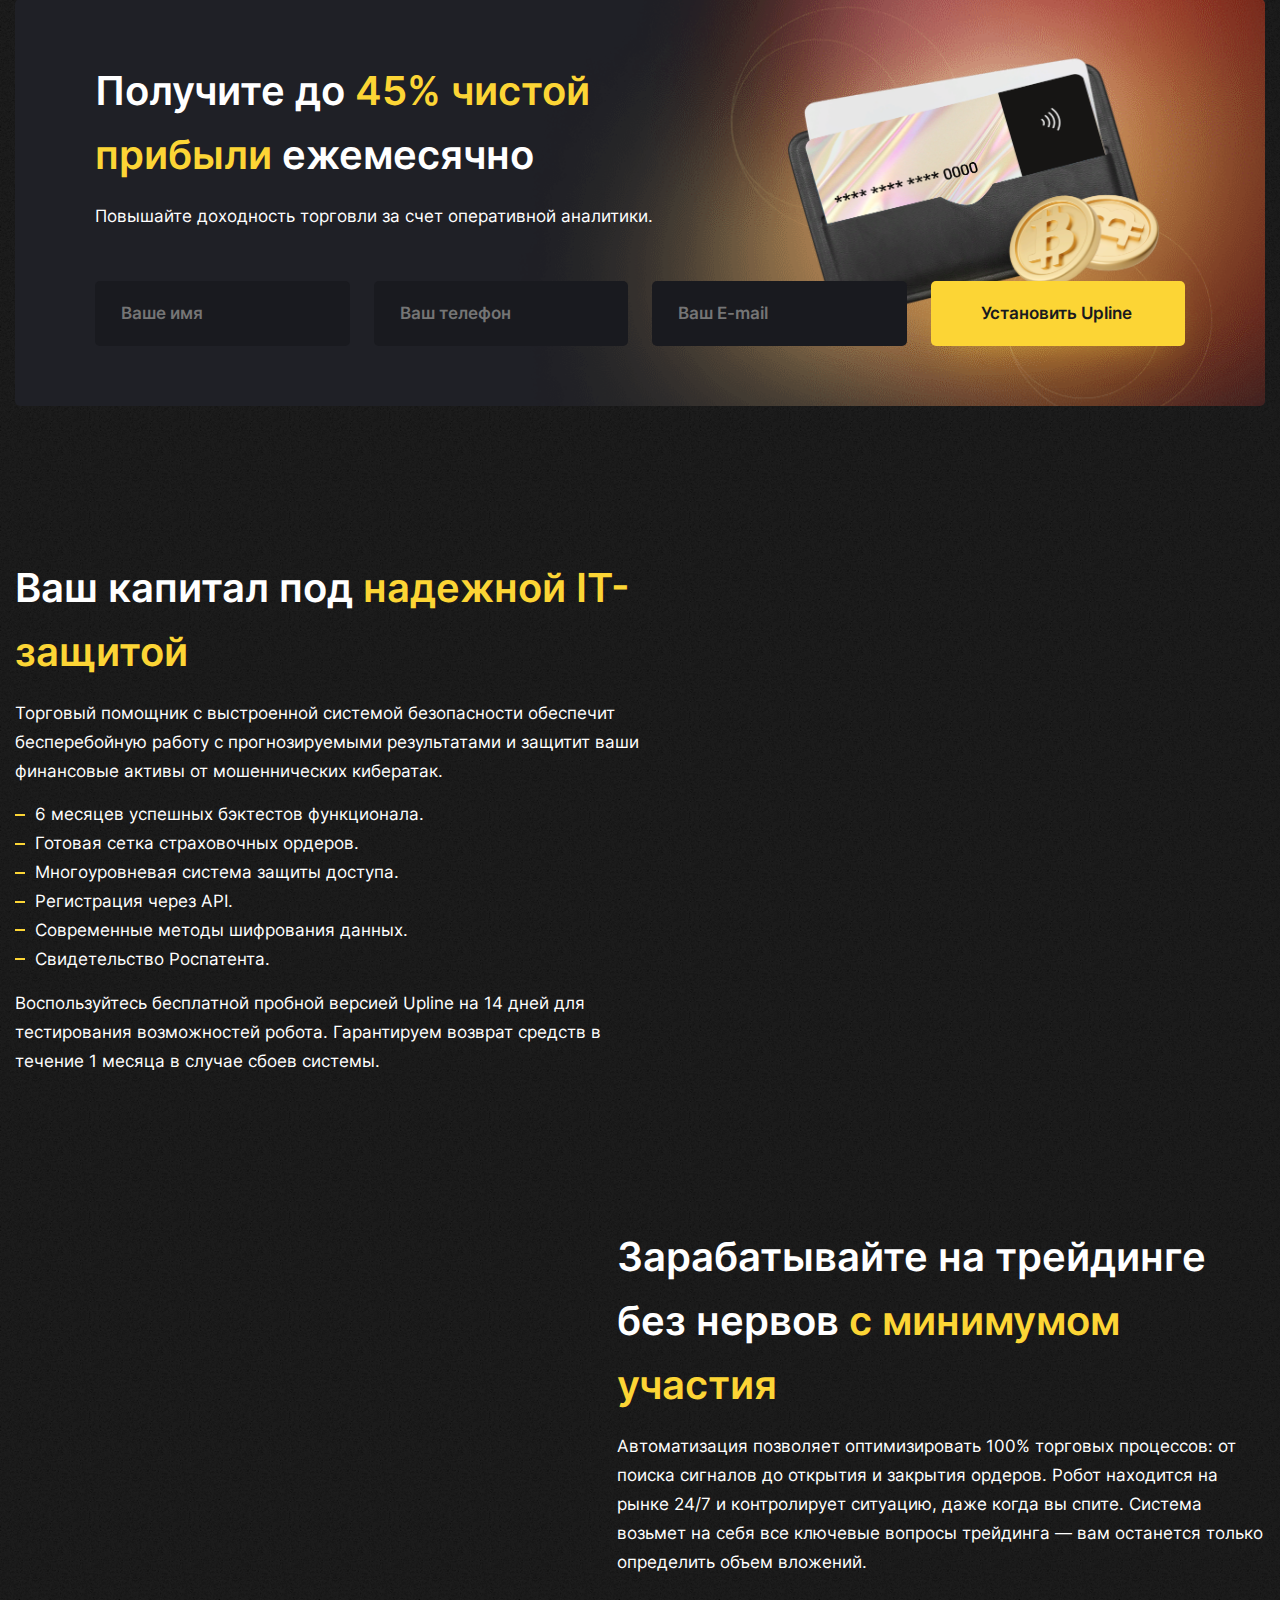
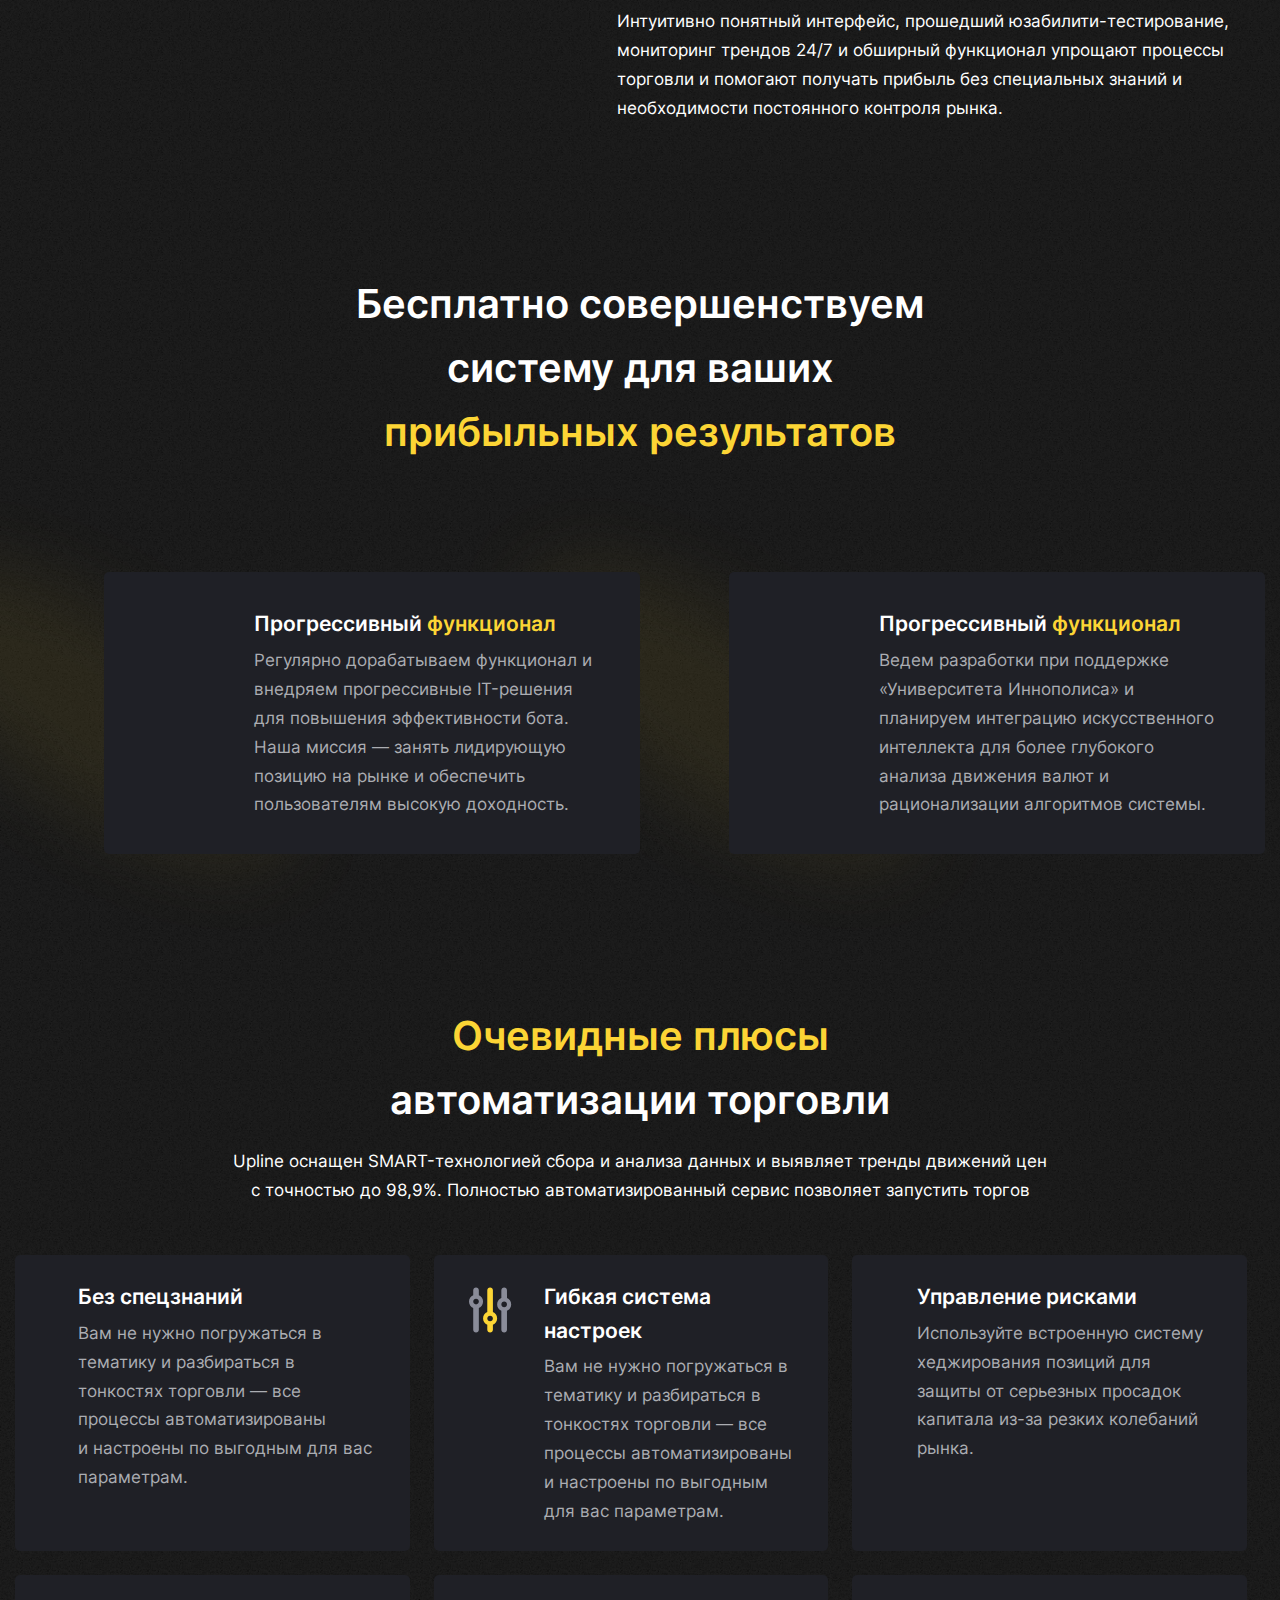
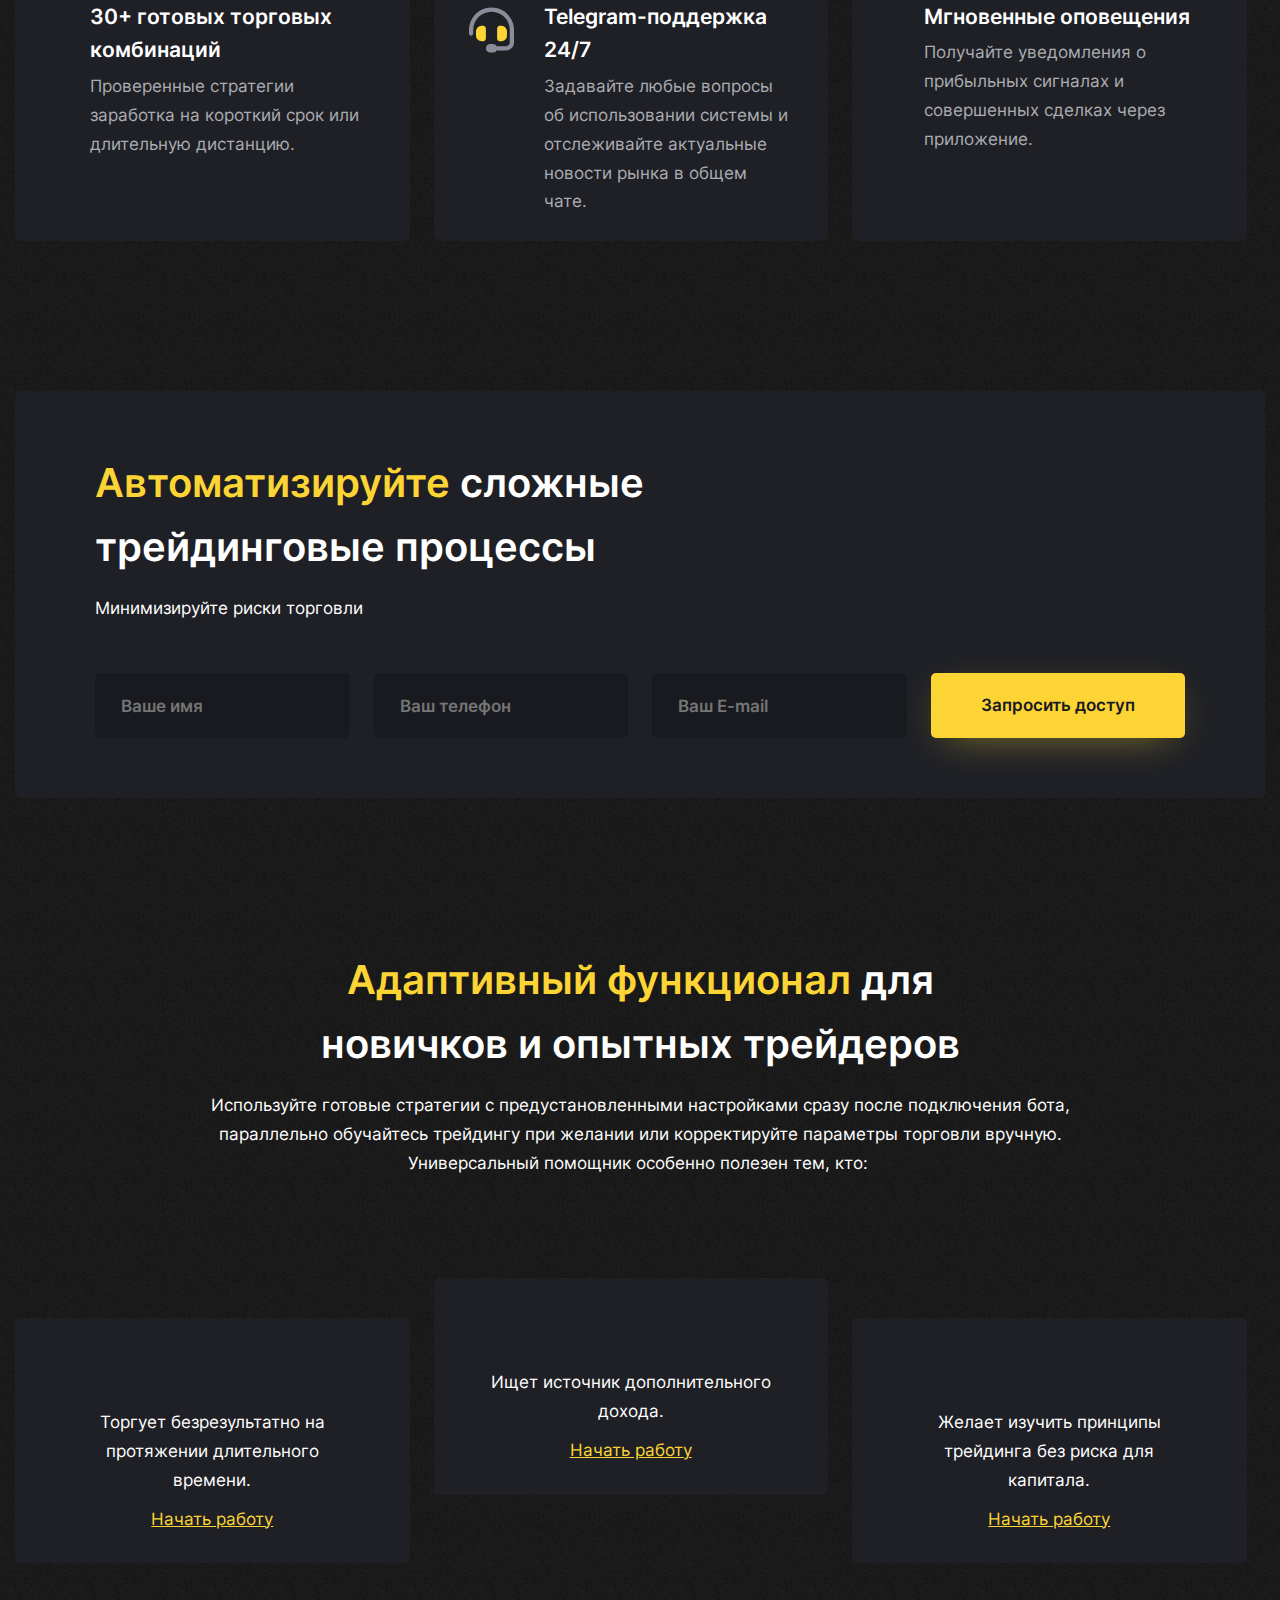
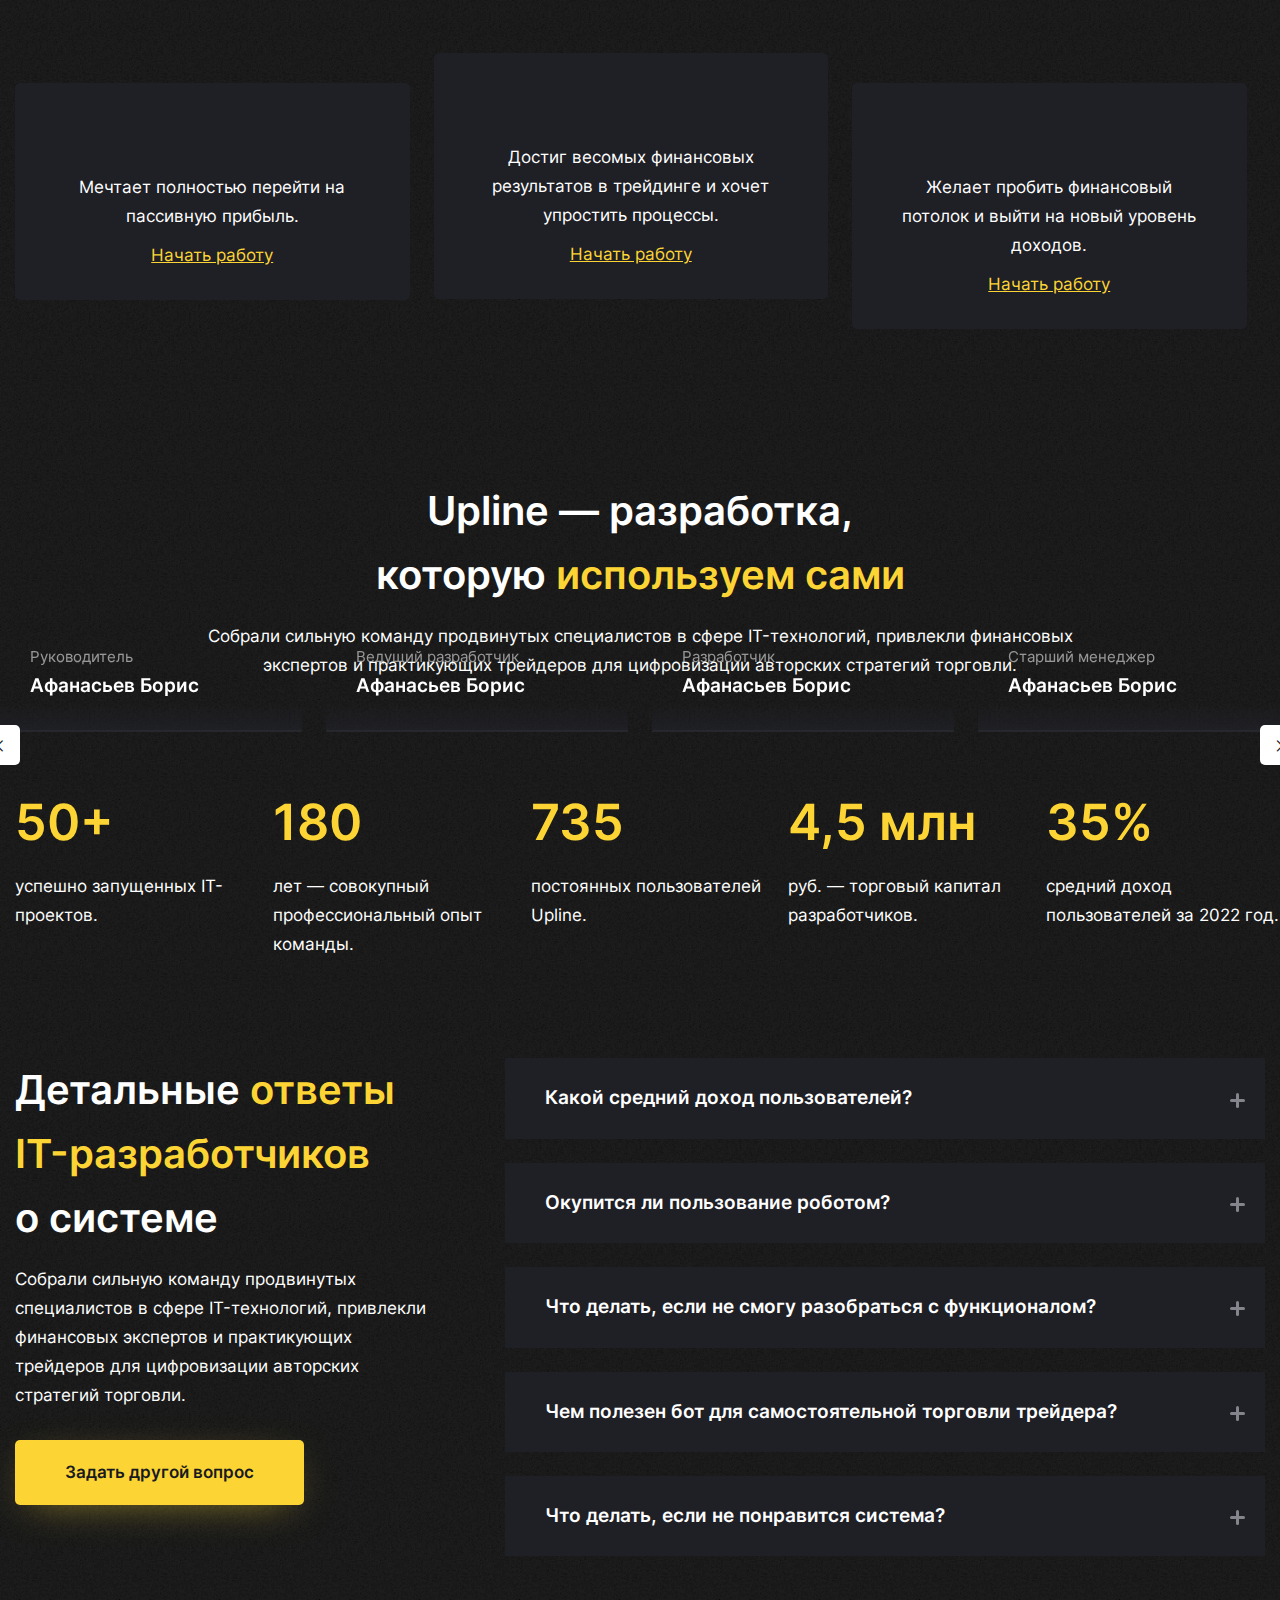
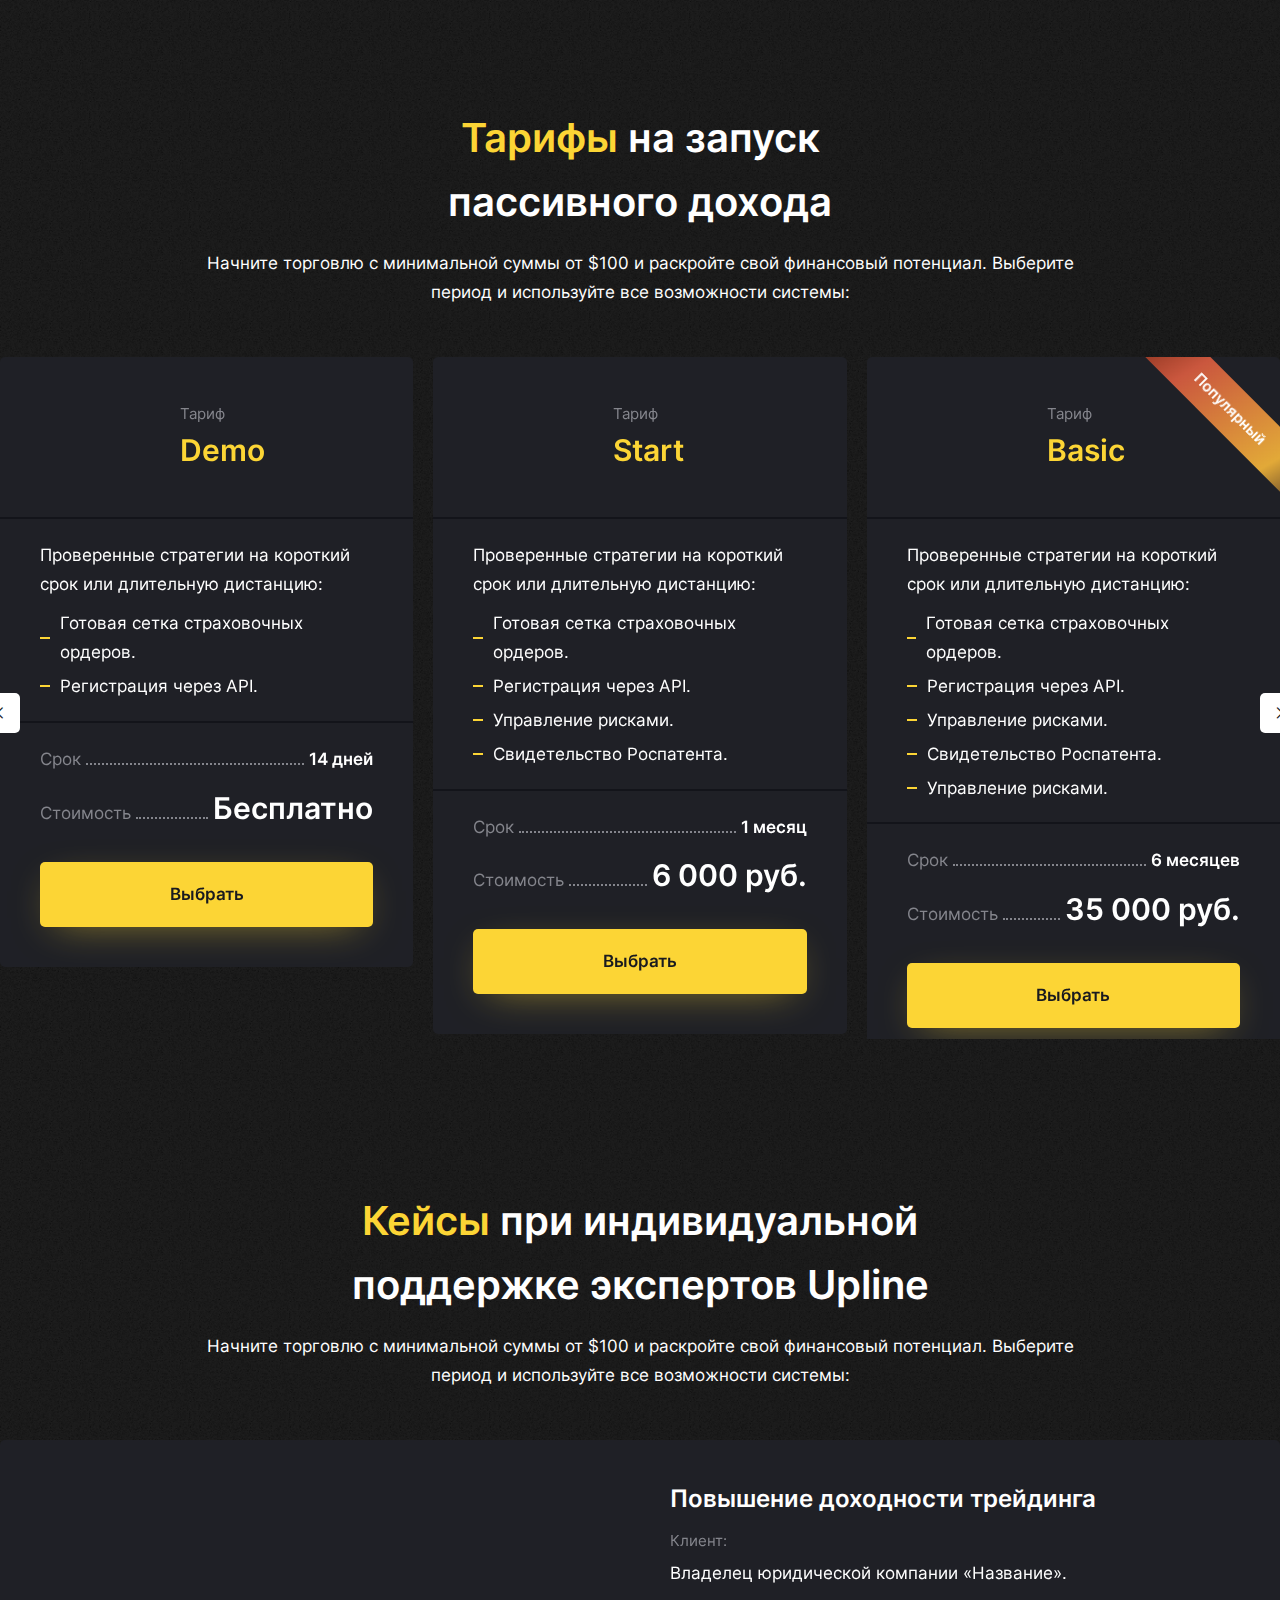
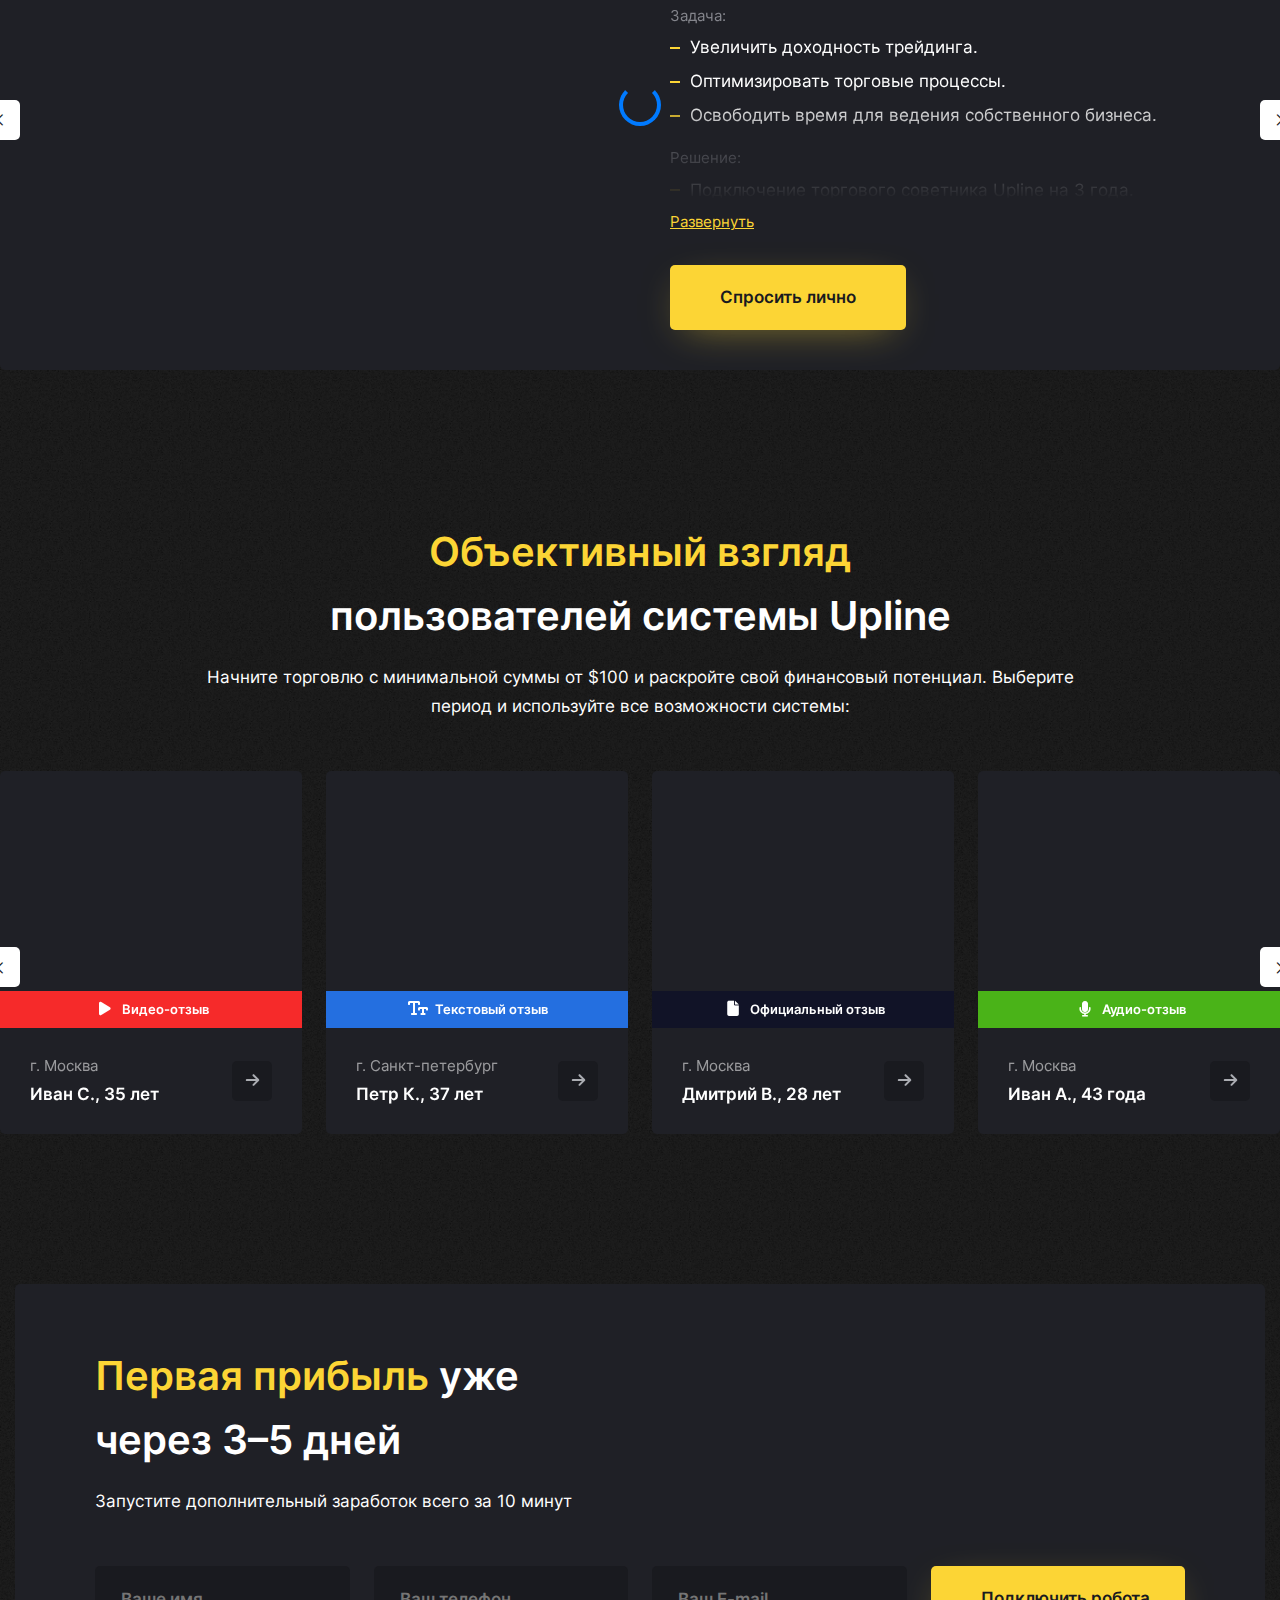
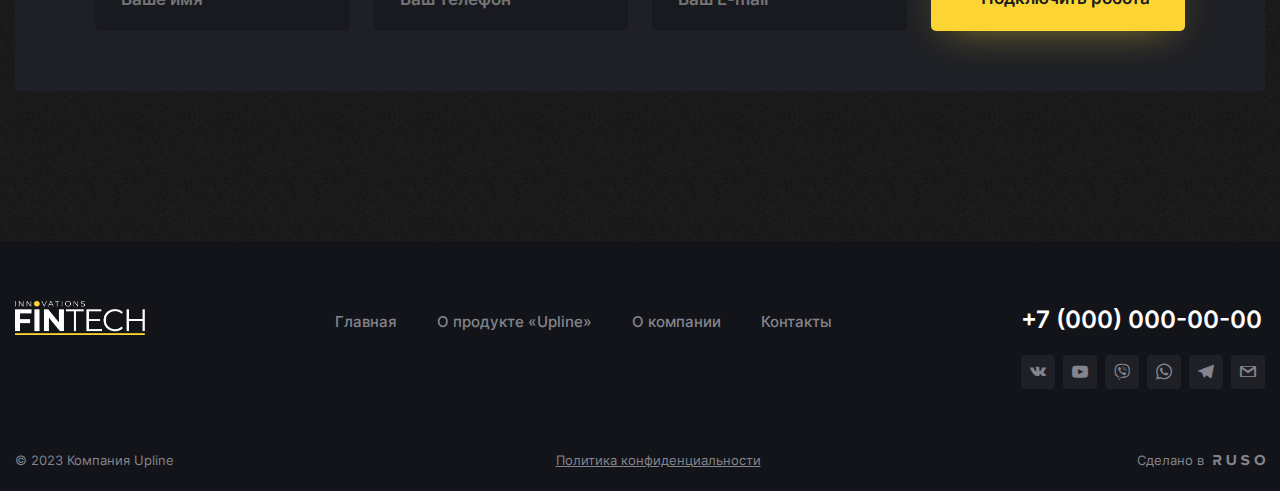
<file: about-up-line.html>
<!DOCTYPE html>
<html lang="ru">

<head>
  <meta charset="UTF-8">
  <meta http-equiv="X-UA-Compatible" content="IE=edge">
  <meta name="viewport" content="width=device-width, initial-scale=1.0">
  <!-- Favicon -->
  <link rel="apple-touch-icon" sizes="180x180" href="img/favicon/apple-touch-icon.png">
  <link rel="icon" type="image/png" sizes="32x32" href="img/favicon/favicon-32x32.png">
  <link rel="icon" type="image/png" sizes="16x16" href="img/favicon/favicon-16x16.png">
  <link rel="manifest" href="img/favicon/site.webmanifest">
  <link rel="mask-icon" href="img/favicon/safari-pinned-tab.svg" color="#fcd535">
  <meta name="apple-mobile-web-app-title" content="FINTECH">
  <meta name="application-name" content="FINTECH">
  <meta name="msapplication-TileColor" content="#da532c">
  <meta name="theme-color" content="#ffffff">
  <!-- Style -->
  <link rel="stylesheet" href="css/normalize.css?v=1">
  <link rel="stylesheet" href="fonts/Inter/stylesheet.css?v=1">
  <link rel="stylesheet" href="libs/swiper-bundle.min.css?v=1">
  <link rel="stylesheet" href="css/icons.css?v=1">
  <link rel="stylesheet" href="css/style.css?v=1">
  <title>FINTECH</title>
</head>

<body>

  <div class="wrapper">

    <header class="header">
      <div class="container">
        <div class="header__inner">
          <button class="burger" id="burgerBtn">
            <span class="burger__item">Menu</span>
          </button>

          <a href="https://alexandrwalker.github.io/fintech/" class="logo">
            <picture class="logo__img">
              <source media="(min-width: 769px)" srcset="img/logo-x2.png">
              <source media="(max-width: 768px)" srcset="img/logo-x1.png">
              <img src="img/logo-x1.png" alt="" loading="lazy">
            </picture>
          </a>

          <nav class="nav" id="nav">

            <div class="nav__inner">

              <div class="notification">
                <div class="notification__text">Пройди тест, чтобы узнать, подойдет ли робот вам</div>
                <a class="notification__link" href="#calculator-1">Пройти тест</a>
              </div>

              <ul class="nav__list">
                <li class="nav__item">
                  <button class="nav__link icon-angle_solid">Главная</button>
                  <div class="nav__dropdown">
                    <ul class="nav__dropdown-list">
                      <li class="nav__dropdown-item"><a class="nav__dropdown-link" href="https://alexandrwalker.github.io/fintech/about-up-line.html">Наш продукт</a>
                      </li>
                      <li class="nav__dropdown-item"><a class="nav__dropdown-link" href="#capital">Защита</a>
                      </li>
                      <li class="nav__dropdown-item"><a class="nav__dropdown-link" href="#trade">Заработок</a></li>
                      <li class="nav__dropdown-item"><a class="nav__dropdown-link" href="#faq">Ответы на вопросы</a>
                      </li>
                    </ul>
                  </div>
                </li>
                <li class="nav__item">
                  <a class="nav__link" href="https://alexandrwalker.github.io/fintech/about.html">О компании</a>
                </li>
                <li class="nav__item">
                  <a class="nav__link" href="https://alexandrwalker.github.io/fintech/contact.html">Контакты</a>
                </li>
              </ul>
            </div>

            <div class="mobileMenu__contacts">
              <a class="phone" href="tel:+70000000000">+7 (000) 000-00-00</a>

              <div class="social">
                <a class="social-link icon-vk" href="#"></a>
                <a class="social-link icon-yb" href="#"></a>
                <a class="social-link icon-viber" href="#"></a>
                <a class="social-link icon-whatsapp" href="#"></a>
                <a class="social-link icon-telegram" href="#"></a>
                <a class="social-link icon-gmail" href="#"></a>
              </div>
            </div>
          </nav>

          <div class="header__contacts">
            <a class="phone" href="tel:70000000000">+7 (000) 000-00-00</a>
            <a class="btn btn--header icon-phone" href="#popup-1">
              <span class="btn--text">Заказать звонок</span>
            </a>
          </div>
        </div>
      </div>
    </header>

    <main>

      <div class="upline-hero">

        <div class="notification">
          <div class="notification__text">Пройди тест, чтобы узнать, подойдет ли робот вам</div>
          <a class="notification__link" href="#calculator-1">Пройти тест</a>
        </div>

        <div class="container">

          <div class="glow glow--1"></div>
          <div class="glow glow--2"></div>
          <div class="glow glow--3"></div>
          <div class="glow glow--4"></div>
          <div class="circle circle--1"></div>
          <div class="circle circle--2"></div>

          <img src="img/lightning.svg" alt="" loading="lazy" class="upline-hero__image-lightning ">
          <img src="img/triangle.svg" alt="" loading="lazy" class="upline-hero__image-triangle">
          <img src="img/usd.svg" alt="" loading="lazy" class="upline-hero__image-usd">

          <div class="upline-hero__inner">
            <div class="upline-hero__body">
              <div class="upline-hero__content">
                <h1 class="upline-hero__title">Прибыльный <span class="text--color">торговый робот</span> Upline на
                  платформе
                  MetaTrader4</h1>
                <p class="upline-hero__subtitle">
                  Запатентованное ПО для автоматизированной торговли на паре XAU/USD с доходностью от 20% в месяц и
                  гарантией возврата средств.
                </p>
              </div>
              <button class="btn btn--upline"><span class="icon-gift"></span>Попробовать бесплатно</button>
            </div>
            <picture class="upline-hero__image">
              <source media="(min-width: 769px)" srcset="img/main/product-2x.png">
              <source media="(max-width: 768px)" srcset="img/main/product-1x.png">
              <img src="img/main/product-1x.png" alt="" loading="lazy">
            </picture>
          </div>

          <div class="upline-hero__items">
            <div class="upline-hero__item">
              <img src="img/upline/analis.svg" alt="" loading="lazy" class="upline-hero__item-image">
              <span class="upline-hero__item-text">Сверхточный анализ рынка</span>
            </div>
            <div class="upline-hero__item">
              <img src="img/upline/nft-signal.svg" alt="" loading="lazy" class="upline-hero__item-image">
              <span class="upline-hero__item-text">Мгновенная реакция на сигналы</span>
            </div>
            <div class="upline-hero__item">
              <img src="img/upline/sort.svg" alt="" loading="lazy" class="upline-hero__item-image">
              <span class="upline-hero__item-text">Возможность ручных настроек</span>
            </div>
            <div class="upline-hero__item">
              <img src="img/upline/hearpods.svg" alt="" loading="lazy" class="upline-hero__item-image">
              <span class="upline-hero__item-text">Техническая поддержка 24/7</span>
            </div>
          </div>

        </div>
      </div>

      <div class="avto" id="avto">
        <div class="container">
          <div class="avto__inner">
            <picture class="avto__image">
              <source media="(min-width: 769px)" srcset="img/upline/asset-generated-2x.png">
              <source media="(max-width: 768px)" srcset="img/upline/asset-generated-1x.png">
              <img src="img/upline/asset-generated-1x.png" alt="" loading="lazy">
            </picture>
            <div class="avto__body">
              <div class="avto__content">
                <h2 class="title">Автоматизация торговли — первый шаг к <span class="text--color">финансовой
                    независимости</span></h2>
                <p class="avto__text">Доверьте управление капиталом оптимизированному роботу-советнику и получайте
                  прибыль до 45% в месяц даже при высокой волатильности:</p>
                <ul class="avto__list">
                  <li class="avto__list-item">100% экономия времени на поиске торговых сигналов.</li>
                  <li class="avto__list-item">До 80% снижение рисков стратегических ошибок.</li>
                  <li class="avto__list-item">Исключение внезапных просадок капитала.</li>
                  <li class="avto__list-item">Возможность диверсификации вложений за счет разных стратегий.</li>
                  <li class="avto__list-item">Нивелирование эмоционального фактора.</li>
                  <li class="avto__list-item">От 15% повышение доходности вложений.</li>
                </ul>
                <p class="avto__text">Торгуйте параллельно с Upline и убедитесь в результативности системы.</p>
              </div>
              <button class="btn">Настроить пассивный доход</button>
            </div>
          </div>
        </div>
      </div>

      <div class="profit">
        <div class="container">
          <div class="profit__inner">
            <div class="profit__body">
              <div class="profit__content">
                <h2 class="title">Инновационное решение для вашего <span class="text--color">пассивного
                    заработка</span></h2>
                <p class="profit__text">Upline — персональный помощник с эффективностью от 10 раз выше самостоятельной
                  торговли. Благодаря 20+ встроенным индикаторам распознавания прибыльных сигналов робот заменяет целую
                  команду аналитиков и профессиональных трейдеров и мгновенно реагирует на колебания рынка.</p>
                <p class="profit__text">Воспользуйтесь преимуществами инноваций — освободите время для путешествий,
                  хобби, встреч с друзьями и близкими, а робот-советник возьмет на себя рутинные дела.</p>
              </div>
              <button class="btn">Попробовать бесплатно</button>
            </div>
            <div class="profit__features">
              <div class="profit__features-items">
                <div class="profit__features-item">
                  <img src="img/upline/phone-screen.svg" alt="" loading="lazy" class="profit__features-image">
                  <p class="profit__features-text">Приложение для мониторинга счетов.</p>
                </div>
                <div class="profit__features-item">
                  <img src="img/upline/card.svg" alt="" loading="lazy" class="profit__features-image">
                  <p class="profit__features-text">Возможность торговли с кредитным плечом 1:2000.</p>
                </div>
                <div class="profit__features-item">
                  <img src="img/upline/screen-signal.svg" alt="" loading="lazy" class="profit__features-image">
                  <p class="profit__features-text">Удаленный рабочий стол.</p>
                </div>
              </div>
              <div class="profit__features-items">
                <div class="profit__features-item">
                  <img src="img/upline/terminal.svg" alt="" loading="lazy" class="profit__features-image">
                  <p class="profit__features-text">Продвинутый торговый терминал на базе MetaTrader4.</p>
                </div>
                <div class="profit__features-item">
                  <img src="img/upline/sort.svg" alt="" loading="lazy" class="profit__features-image">
                  <p class="profit__features-text">Готовые настройки для быстрого старта торговли через RoboForex.</p>
                </div>
              </div>
            </div>
          </div>
        </div>
      </div>

      <div class="separator"></div>

      <div class="step" id="step">
        <div class="container">
          <div class="step__inner">
            <div class="step__content">
              <h2 class="title">Торговый советник в действии: <span class="text--color">принципы работы</span>
                системы</h2>
              <p class="step__text">
                Upline оснащен SMART-технологией сбора и анализа данных и выявляет тренды движений цен с точностью до
                98,9%. Полностью автоматизированный сервис позволяет запустить торговлю всего в несколько кликов уже в
                день установки:</p>
            </div>
            <ul class="step__list">
              <li class="step__list-item">
                <span class="step__list-count">01</span>
                <p class="step__list-text">Переходите в <a class="telegram__link" href="#">Telegram-канал</a></p>
              </li>
              <li class="step__list-item">
                <span class="step__list-count">02</span>
                <p class="step__list-text">Выберите необходимый тариф</p>
              </li>
              <li class="step__list-item">
                <span class="step__list-count">03</span>
                <p class="step__list-text">Передайте боту управление торговлей или совершайте сделки самостоятельно на
                  основе сигналов</p>
              </li>
              <li class="step__list-item">
                <span class="step__list-count">04</span>
                <p class="step__list-text">Получите инструкцию по установке системы</p>
              </li>
              <li class="step__list-item">
                <span class="step__list-count">05</span>
                <p class="step__list-text">Используйте готовые стратегии или персональные настройки</p>
              </li>
            </ul>
          </div>
        </div>
      </div>

      <div class="offer offer-3">
        <div class="container">
          <div class="offer__inner">
            <div class="offer__content">
              <h2 class="title">Получите до <span class="text--color">45% чистой прибыли</span> ежемесячно</h2>
              <p class="offer__text">Повышайте доходность торговли за счет оперативной аналитики.</p>
            </div>
            <form action="#" class="form offer__form" method="POST" enctype="multipart/form-data">
              <label class="offer__form-label">
                <input class="input-name offer__form-input" type="text" data-validate-field="name" name="Имя"
                  placeholder="Ваше имя">
              </label>

              <label class="offer__form-label">
                <input class="input-tel offer__form-input" type="tel" data-validate-field="tel" name="Телефон"
                  placeholder="Ваш телефон">
              </label>

              <label class="offer__form-label">
                <input class="input-mail offer__form-input" type="email" data-validate-field="email" name="Email"
                  placeholder="Ваш E-mail">
              </label>
              <button class="btn btn--offer">Установить Upline</button>
            </form>
            <picture class="offer__image">
              <source media="(min-width: 769px)" srcset="img/upline/card-2x.png">
              <source media="(max-width: 768px)" srcset="img/upline/card-1x.png">
              <img src="img/upline/card-1x.png" alt="" loading="lazy">
            </picture>

            <picture class="offer__bg">
              <source media="(min-width: 769px)" srcset="img/main/offer-bg3-2x.png">
              <source media="(max-width: 768px)" srcset="img/main/offer-bg3-1x.png">
              <img src="img/main/offer-bg3-1x.png" alt="" loading="lazy">
            </picture>
          </div>
        </div>
      </div>

      <div class="capital" id="capital">
        <div class="container">
          <div class="capital__inner">
            <div class="capital__content">
              <h2 class="title">
                Ваш капитал под <span class="text--color">надежной IT-защитой</span>
              </h2>
              <p class="capital__text">Торговый помощник с выстроенной системой безопасности обеспечит бесперебойную
                работу с прогнозируемыми результатами и защитит ваши финансовые активы от мошеннических кибератак.</p>
              <ul class="capital__list">
                <li class="capital__list-item">6 месяцев успешных бэктестов функционала.</li>
                <li class="capital__list-item">Готовая сетка страховочных ордеров.</li>
                <li class="capital__list-item">Многоуровневая система защиты доступа.</li>
                <li class="capital__list-item">Регистрация через API.</li>
                <li class="capital__list-item">Современные методы шифрования данных.</li>
                <li class="capital__list-item">Свидетельство Роспатента.</li>
              </ul>
              <p class="capital__text">Воспользуйтесь бесплатной пробной версией Upline на 14 дней для тестирования
                возможностей робота. Гарантируем возврат средств в течение 1 месяца в случае сбоев системы.</p>
            </div>
            <picture class="capital__image">
              <source media="(min-width: 769px)" srcset="img/main/shield-2x.png">
              <source media="(max-width: 768px)" srcset="img/main/shield-1x.png">
              <img src="img/main/shield-1x.png" alt="" loading="lazy">
            </picture>
          </div>
        </div>
      </div>

      <div class="trade" id="trade">
        <div class="container">
          <div class="trade__inner">
            <picture class="trade__image">
              <source media="(min-width: 769px)" srcset="img/main/cup-2x.png">
              <source media="(max-width: 768px)" srcset="img/main/cup-1x.png">
              <img src="img/main/cup-1x.png" alt="" loading="lazy">
            </picture>
            <div class="trade__content">
              <h2 class="title">
                Зарабатывайте на трейдинге без нервов <span class="text--color">с минимумом участия</span>
              </h2>
              <div class="trade__text">
                <p>Автоматизация позволяет оптимизировать 100% торговых процессов: от поиска
                  сигналов
                  до открытия и закрытия ордеров. Робот находится на рынке 24/7 и контролирует ситуацию, даже когда вы
                  спите. Система возьмет на себя все ключевые вопросы трейдинга — вам останется только определить объем
                  вложений.</p>
                <p>Интуитивно понятный интерфейс, прошедший юзабилити-тестирование, мониторинг
                  трендов
                  24/7 и обширный
                  функционал упрощают процессы торговли и помогают получать прибыль без специальных знаний и
                  необходимости
                  постоянного контроля рынка.</p>
              </div>
            </div>
          </div>
        </div>
      </div>

      <div class="profit-2" id="profit-2">
        <div class="container">
          <div class="profit-2__inner">
            <h2 class="title">Бесплатно совершенствуем систему для ваших <span class="text--color">прибыльных
                результатов</span></h2>

            <div class="profit-2__items">
              <div class="profit-2__item">
                <picture class="profit-2__image">
                  <source media="(min-width: 769px)" srcset="img/main/trophy-2x.png">
                  <source media="(max-width: 768px)" srcset="img/main/trophy-1x.png">
                  <img src="img/main/trophy-1x.png" alt="" loading="lazy">
                </picture>
                <h3 class="profit-2__item-title">Прогрессивный <span class="text--color">функционал</span></h3>
                <p class="profit-2__item-text">Регулярно дорабатываем функционал и внедряем прогрессивные IT-решения для
                  повышения эффективности бота. Наша миссия — занять лидирующую позицию на рынке и обеспечить
                  пользователям высокую доходность.</p>
              </div>
              <div class="profit-2__item">
                <picture class="profit-2__image">
                  <source media="(min-width: 769px)" srcset="img/main/badge-2x.png">
                  <source media="(max-width: 768px)" srcset="img/main/badge-1x.png">
                  <img src="img/main/badge-1x.png" alt="" loading="lazy">
                </picture>
                <h3 class="profit-2__item-title">Прогрессивный <span class="text--color">функционал</span></h3>
                <p class="profit-2__item-text">Ведем разработки при поддержке «Университета Иннополиса» и планируем
                  интеграцию искусственного интеллекта для более глубокого анализа движения валют и рационализации
                  алгоритмов системы.</p>
              </div>
            </div>
          </div>
        </div>
      </div>

      <div class="profit-3" id="profit-3">
        <div class="container">
          <div class="profit-3__inner">
            <div class="profit-3__content">
              <h2 class="title"><span class="text--color">Очевидные плюсы</span> автоматизации торговли</h2>
              <p class="profit-3__text">Upline оснащен SMART-технологией сбора и анализа данных и выявляет тренды
                движений
                цен с точностью до 98,9%. Полностью автоматизированный сервис позволяет запустить торгов</p>
            </div>

            <div class="profit-3__items">
              <div class="profit-3__item">
                <img src="img/upline/server.svg" alt="" loading="lazy" class="profit-3__item-image">
                <div class="profit-3__item-content">
                  <h3 class="profit-3__item-title">Без спецзнаний</h3>
                  <p class="profit-3__item-text">Вам не нужно погружаться в тематику и разбираться в тонкостях торговли
                    —
                    все процессы автоматизированы и настроены по выгодным для вас параметрам.</p>
                </div>
              </div>
              <div class="profit-3__item">
                <img src="img/upline/sort.svg" alt="" loading="lazy" class="profit-3__item-image">
                <div class="profit-3__item-content">
                  <h3 class="profit-3__item-title">Гибкая система настроек</h3>
                  <p class="profit-3__item-text">Вам не нужно погружаться в тематику и разбираться в тонкостях торговли
                    — все процессы автоматизированы и настроены по выгодным для вас параметрам.</p>
                </div>
              </div>
              <div class="profit-3__item">
                <img src="img/upline/magnifying-glass-chart.svg" alt="" loading="lazy" class="profit-3__item-image">
                <div class="profit-3__item-content">
                  <h3 class="profit-3__item-title">Управление рисками</h3>
                  <p class="profit-3__item-text">Используйте встроенную систему хеджирования позиций для защиты от
                    серьезных просадок капитала из-за резких колебаний рынка.</p>
                </div>
              </div>
              <div class="profit-3__item">
                <img src="img/upline/combi.svg" alt="" loading="lazy" class="profit-3__item-image">
                <div class="profit-3__item-content">
                  <h3 class="profit-3__item-title">30+ готовых торговых комбинаций</h3>
                  <p class="profit-3__item-text">Проверенные стратегии заработка на короткий срок или длительную
                    дистанцию.</p>
                </div>
              </div>
              <div class="profit-3__item">
                <img src="img/upline/hearpods.svg" alt="" loading="lazy" class="profit-3__item-image">
                <div class="profit-3__item-content">
                  <h3 class="profit-3__item-title">Telegram-поддержка 24/7</h3>
                  <p class="profit-3__item-text">Задавайте любые вопросы об использовании системы и отслеживайте
                    актуальные новости рынка в общем чате.</p>
                </div>
              </div>
              <div class="profit-3__item">
                <img src="img/upline/rabbit-running.svg" alt="" loading="lazy" class="profit-3__item-image">
                <div class="profit-3__item-content">
                  <h3 class="profit-3__item-title">Мгновенные оповещения</h3>
                  <p class="profit-3__item-text">Получайте уведомления о прибыльных сигналах и совершенных сделках через
                    приложение.</p>
                </div>
              </div>
            </div>
          </div>
        </div>
      </div>

      <div class="offer">
        <div class="container">
          <div class="offer__inner">
            <div class="offer__content">
              <h2 class="title"><span class="text--color">Автоматизируйте</span> сложные трейдинговые процессы
              </h2>
              <p class="offer__text">Минимизируйте риски торговли</p>
            </div>
            <form action="#" class="form4 offer__form" method="POST" enctype="multipart/form-data">
              <label class="offer__form-label">
                <input class="input-name4 offer__form-input" type="text" data-validate-field="name" name="Имя"
                  placeholder="Ваше имя">
              </label>

              <label class="offer__form-label">
                <input class="input-tel4 offer__form-input" type="tel" data-validate-field="tel" name="Телефон"
                  placeholder="Ваш телефон">
              </label>

              <label class="offer__form-label">
                <input class="input-mail4 offer__form-input" type="email" data-validate-field="email" name="Email"
                  placeholder="Ваш E-mail">
              </label>
              <button class="btn btn--offer">Запросить доступ</button>
            </form>
            <picture class="offer__image">
              <source media="(min-width: 769px)" srcset="img/main/proc-2x.png">
              <source media="(max-width: 768px)" srcset="img/main/proc-1x.png">
              <img src="img/main/proc-1x.png" alt="" loading="lazy">
            </picture>

            <picture class="offer__bg">
              <source media="(min-width: 769px)" srcset="img/main/offer-bg-2x.png">
              <source media="(max-width: 768px)" srcset="img/main/offer-bg-1x.png">
              <img src="img/main/offer-bg-1x.png" alt="" loading="lazy">
            </picture>
          </div>
        </div>
      </div>

      <div class="emoji">
        <div class="container">
          <div class="emoji__inner">
            <div class="emoji__content">
              <h2 class="title"><span class="text--color">Адаптивный функционал</span> для новичков и опытных
                трейдеров</h2>
              <p class="emoji__text">Используйте готовые стратегии с предустановленными настройками сразу после
                подключения бота, параллельно обучайтесь трейдингу при желании или корректируйте параметры торговли
                вручную.
                Универсальный помощник особенно полезен тем, кто: </p>
            </div>
            <div class="emoji__items">
              <div class="emoji__item">
                <picture class="emoji__item-image">
                  <source media="(min-width: 769px)" srcset="img/upline/emoji1-2x.png">
                  <source media="(max-width: 768px)" srcset="img/upline/emoji1-1x.png">
                  <img src="img/upline/emoji1-1x.png" alt="" loading="lazy">
                </picture>
                <p class="emoji__item-text">Торгует безрезультатно на протяжении длительного времени.</p>
                <a class="emoji__item-link" href="#">Начать работу</a>
              </div>
              <div class="emoji__item">
                <picture class="emoji__item-image">
                  <source media="(min-width: 769px)" srcset="img/upline/emoji2-2x.png">
                  <source media="(max-width: 768px)" srcset="img/upline/emoji2-1x.png">
                  <img src="img/upline/emoji2-1x.png" alt="" loading="lazy">
                </picture>
                <p class="emoji__item-text">Ищет источник дополнительного дохода.</p>
                <a class="emoji__item-link" href="#">Начать работу</a>
              </div>
              <div class="emoji__item">
                <picture class="emoji__item-image">
                  <source media="(min-width: 769px)" srcset="img/upline/emoji3-2x.png">
                  <source media="(max-width: 768px)" srcset="img/upline/emoji3-1x.png">
                  <img src="img/upline/emoji3-1x.png" alt="" loading="lazy">
                </picture>
                <p class="emoji__item-text">Желает изучить принципы трейдинга без риска для капитала.</p>
                <a class="emoji__item-link" href="#">Начать работу</a>
              </div>
              <div class="emoji__item">
                <picture class="emoji__item-image">
                  <source media="(min-width: 769px)" srcset="img/upline/emoji4-2x.png">
                  <source media="(max-width: 768px)" srcset="img/upline/emoji4-1x.png">
                  <img src="img/upline/emoji4-1x.png" alt="" loading="lazy">
                </picture>
                <p class="emoji__item-text">Мечтает полностью перейти на пассивную прибыль.</p>
                <a class="emoji__item-link" href="#">Начать работу</a>
              </div>
              <div class="emoji__item">
                <picture class="emoji__item-image">
                  <source media="(min-width: 769px)" srcset="img/upline/emoji5-2x.png">
                  <source media="(max-width: 768px)" srcset="img/upline/emoji5-1x.png">
                  <img src="img/upline/emoji5-1x.png" alt="" loading="lazy">
                </picture>
                <p class="emoji__item-text">Достиг весомых финансовых результатов в трейдинге и хочет упростить
                  процессы.</p>
                <a class="emoji__item-link" href="#">Начать работу</a>
              </div>
              <div class="emoji__item">
                <picture class="emoji__item-image">
                  <source media="(min-width: 769px)" srcset="img/upline/emoji6-2x.png">
                  <source media="(max-width: 768px)" srcset="img/upline/emoji6-1x.png">
                  <img src="img/upline/emoji6-1x.png" alt="" loading="lazy">
                </picture>
                <p class="emoji__item-text">Желает пробить финансовый потолок и выйти на новый уровень доходов.</p>
                <a class="emoji__item-link" href="#">Начать работу</a>
              </div>
            </div>
          </div>
        </div>
      </div>

      <div class="upline-team">
        <div class="container-fluid">
          <div class="upline-team__inner">
            <div class="upline-team__content">
              <h2 class="title">Upline — разработка, которую <span class="text--color">используем
                  сами</span></h2>
              <p class="upline-team__text">Собрали сильную команду продвинутых специалистов в сфере IT-технологий,
                привлекли финансовых экспертов и практикующих трейдеров для цифровизации авторских стратегий торговли.
              </p>
            </div>

            <div class="swiper team-slider">
              <div class="swiper-wrapper">
                <div class="swiper-slide">
                  <div class="team-slider__item">
                    <picture class="swiper-slide__image">
                      <source media="(min-width: 769px)" srcset="img/team/team1-2x.png">
                      <source media="(max-width: 768px)" srcset="img/team/team1-1x.png">
                      <img src="img/team/team1-1x.png" alt="" loading="lazy">
                    </picture>
                    <div class="swiper-slide__body">
                      <span class="team__slider-suptitle">Руководитель</span>
                      <span class="team__slider-name">Афанасьев Борис</span>
                    </div>
                  </div>
                </div>
                <div class="swiper-slide">
                  <div class="team-slider__item">
                    <picture class="swiper-slide__image">
                      <source media="(min-width: 769px)" srcset="img/team/team2-2x.png">
                      <source media="(max-width: 768px)" srcset="img/team/team2-1x.png">
                      <img src="img/team/team2-1x.png" alt="" loading="lazy">
                    </picture>
                    <div class="swiper-slide__body">
                      <span class="team__slider-suptitle">Ведущий разработчик</span>
                      <span class="team__slider-name">Афанасьев Борис</span>
                    </div>
                  </div>
                </div>
                <div class="swiper-slide">
                  <div class="team-slider__item">
                    <picture class="swiper-slide__image">
                      <source media="(min-width: 769px)" srcset="img/team/team3-2x.png">
                      <source media="(max-width: 768px)" srcset="img/team/team3-1x.png">
                      <img src="img/team/team3-1x.png" alt="" loading="lazy">
                    </picture>
                    <div class="swiper-slide__body">
                      <span class="team__slider-suptitle">Разработчик</span>
                      <span class="team__slider-name">Афанасьев Борис</span>
                    </div>
                  </div>
                </div>
                <div class="swiper-slide">
                  <div class="team-slider__item">
                    <picture class="swiper-slide__image">
                      <source media="(min-width: 769px)" srcset="img/team/team4-2x.png">
                      <source media="(max-width: 768px)" srcset="img/team/team4-1x.png">
                      <img src="img/team/team4-1x.png" alt="" loading="lazy">
                    </picture>
                    <div class="swiper-slide__body">
                      <span class="team__slider-suptitle">Старший менеджер</span>
                      <span class="team__slider-name">Афанасьев Борис</span>
                    </div>
                  </div>
                </div>
                <div class="swiper-slide">
                  <div class="team-slider__item">
                    <picture class="swiper-slide__image">
                      <source media="(min-width: 769px)" srcset="img/team/team5-2x.png">
                      <source media="(max-width: 768px)" srcset="img/team/team5-1x.png">
                      <img src="img/team/team5-1x.png" alt="" loading="lazy">
                    </picture>
                    <div class="swiper-slide__body">
                      <span class="team__slider-suptitle">Менеджер продаж</span>
                      <span class="team__slider-name">Афанасьев Борис</span>
                    </div>
                  </div>
                </div>
                <div class="swiper-slide">
                  <div class="team-slider__item">
                    <picture class="swiper-slide__image">
                      <source media="(min-width: 769px)" srcset="img/team/team1-2x.png">
                      <source media="(max-width: 768px)" srcset="img/team/team1-1x.png">
                      <img src="img/team/team1-1x.png" alt="" loading="lazy">
                    </picture>
                    <div class="swiper-slide__body">
                      <span class="team__slider-suptitle">Руководитель</span>
                      <span class="team__slider-name">Афанасьев Борис</span>
                    </div>
                  </div>
                </div>
              </div>
              <div class="swiper-button-next"></div>
              <div class="swiper-button-prev"></div>
            </div>

            <div class="hero__list">
              <div class="hero__item">
                <span class="hero__item-count">50+</span>
                <span class="hero__item-text">успешно запущенных IT-проектов.</span>
              </div>
              <div class="hero__item">
                <span class="hero__item-count">180</span>
                <span class="hero__item-text">лет — совокупный профессиональный опыт команды.</span>
              </div>
              <div class="hero__item">
                <span class="hero__item-count">735</span>
                <span class="hero__item-text">постоянных пользователей Upline.</span>
              </div>
              <div class="hero__item">
                <span class="hero__item-count">4,5 млн</span>
                <span class="hero__item-text">руб. — торговый капитал разработчиков.</span>
              </div>
              <div class="hero__item">
                <span class="hero__item-count">35%</span>
                <span class="hero__item-text">средний доход пользователей за 2022 год.</span>
              </div>
            </div>
          </div>
        </div>
      </div>

      <div class="faq" id="faq">
        <div class="container">
          <div class="faq__inner">
            <div class="faq__content">
              <h2 class="title">Детальные <span class="text--color">ответы IT-разработчиков</span> о системе</h2>
              <p class="faq__text">Собрали сильную команду продвинутых специалистов в сфере IT-технологий, привлекли
                финансовых экспертов и практикующих трейдеров для цифровизации авторских стратегий торговли. </p>
              <button class="btn btn--faq">Задать другой вопрос</button>
            </div>
            <ul class="accordion__list">
              <li class="accordion__item">
                <h3 class="accordion__title">Какой средний доход пользователей?</h3>
                <div class="accordion__body">
                  <p class="accordion__text">
                    Ежемесячная доходность торговли на рекомендованных настройках составляет
                    20%, при высокой
                    волатильности рынка показатель достигает 45%.
                  </p>
                </div>
              </li>
              <li class="accordion__item">
                <h3 class="accordion__title">Окупится ли пользование роботом?</h3>
                <div class="accordion__body">
                  <p class="accordion__text">
                    Ежемесячная доходность торговли на рекомендованных настройках составляет
                    20%, при высокой
                    волатильности рынка показатель достигает 45%.
                  </p>
                </div>
              </li>
              <li class="accordion__item">
                <h3 class="accordion__title">Что делать, если не смогу разобраться с функционалом?</h3>
                <div class="accordion__body">
                  <p class="accordion__text">
                    Ежемесячная доходность торговли на рекомендованных настройках составляет
                    20%, при высокой
                    волатильности рынка показатель достигает 45%.
                  </p>
                </div>
              </li>
              <li class="accordion__item">
                <h3 class="accordion__title">Чем полезен бот для самостоятельной торговли трейдера?</h3>
                <div class="accordion__body">
                  <p class="accordion__text">
                    Ежемесячная доходность торговли на рекомендованных настройках составляет
                    20%, при высокой
                    волатильности рынка показатель достигает 45%.
                  </p>
                </div>
              </li>
              <li class="accordion__item">
                <h3 class="accordion__title">Что делать, если не понравится система?</h3>
                <div class="accordion__body">
                  <p class="accordion__text">
                    Ежемесячная доходность торговли на рекомендованных настройках составляет
                    20%, при высокой
                    волатильности рынка показатель достигает 45%.
                  </p>
                </div>
              </li>
            </ul>
          </div>
        </div>
      </div>

      <div class="tarif" id="tarif">
        <div class="container-fluid">
          <div class="tarif__inner">
            <div class="tarif__content">
              <h2 class="title"><span class="text--color">Тарифы</span> на запуск пассивного дохода</h2>
              <p class="tarif__text">Начните торговлю с минимальной суммы от $100 и раскройте свой финансовый потенциал.
                Выберите период и используйте все возможности системы:</p>
            </div>

            <div class="swiper tarif-slider">
              <div class="swiper-wrapper">

                <div class="swiper-slide">
                  <div class="tarif-slide">
                    <div class="tarif-slide__head">
                      <picture class="tarif-slide__image">
                        <source media="(min-width: 769px)" srcset="img/upline/demo2x.png">
                        <source media="(max-width: 768px)" srcset="img/upline/demo1x.png">
                        <img src="img/upline/demo1x.png" alt="" loading="lazy">
                      </picture>
                      <div class="tarif-slide__block">
                        <span class="tarif-slide__suptitle">Тариф</span>
                        <span class="tarif-slide__title">Demo</span>
                      </div>
                    </div>

                    <div class="separator"></div>

                    <div class="tarif-slide__body">
                      <p class="tarif-slide__text">Проверенные стратегии на короткий срок или длительную дистанцию:</p>
                      <ul class="tarif-slide__list">
                        <li class="tarif-slide__list-item">Готовая сетка страховочных ордеров.</li>
                        <li class="tarif-slide__list-item">Регистрация через API.</li>
                      </ul>
                    </div>

                    <div class="separator"></div>

                    <div class="tarif-slide__footer">
                      <div class="tarif-slide__footer-item">
                        <span class="tarif-slide__footer-text">Срок</span>
                        <span class="tarif-slide__footer-term">14 дней</span>
                      </div>
                      <div class="tarif-slide__footer-item">
                        <span class="tarif-slide__footer-text">Стоимость</span>
                        <span class="tarif-slide__footer-price">Бесплатно</span>
                      </div>
                    </div>

                    <div class="tarif-slide__btn">
                      <button class="btn btn--tarif">Выбрать</button>
                    </div>
                  </div>
                </div>

                <div class="swiper-slide">
                  <div class="tarif-slide">
                    <div class="tarif-slide__head">
                      <picture class="tarif-slide__image">
                        <source media="(min-width: 769px)" srcset="img/upline/start2x.png">
                        <source media="(max-width: 768px)" srcset="img/upline/start1x.png">
                        <img src="img/upline/start1x.png" alt="" loading="lazy">
                      </picture>
                      <div class="tarif-slide__block">
                        <span class="tarif-slide__suptitle">Тариф</span>
                        <span class="tarif-slide__title">Start</span>
                      </div>
                    </div>

                    <div class="separator"></div>

                    <div class="tarif-slide__body">
                      <p class="tarif-slide__text">Проверенные стратегии на короткий срок или длительную дистанцию:</p>
                      <ul class="tarif-slide__list">
                        <li class="tarif-slide__list-item">Готовая сетка страховочных ордеров.</li>
                        <li class="tarif-slide__list-item">Регистрация через API.</li>
                        <li class="tarif-slide__list-item">Управление рисками.</li>
                        <li class="tarif-slide__list-item">Свидетельство Роспатента.</li>
                      </ul>
                    </div>

                    <div class="separator"></div>

                    <div class="tarif-slide__footer">
                      <div class="tarif-slide__footer-item">
                        <span class="tarif-slide__footer-text">Срок</span>
                        <span class="tarif-slide__footer-term">1 месяц</span>
                      </div>
                      <div class="tarif-slide__footer-item">
                        <span class="tarif-slide__footer-text">Стоимость</span>
                        <span class="tarif-slide__footer-price">6 000 руб.</span>
                      </div>
                    </div>

                    <div class="tarif-slide__btn">
                      <button class="btn btn--tarif">Выбрать</button>
                    </div>
                  </div>
                </div>

                <div class="swiper-slide">
                  <div class="tarif-slide">

                    <div class="tarif__popular">
                      <span class="tarif__popular-text">Популярный</span>
                    </div>

                    <div class="tarif-slide__head">
                      <picture class="tarif-slide__image">
                        <source media="(min-width: 769px)" srcset="img/upline/basic2x.png">
                        <source media="(max-width: 768px)" srcset="img/upline/basic1x.png">
                        <img src="img/upline/basic1x.png" alt="" loading="lazy">
                      </picture>
                      <div class="tarif-slide__block">
                        <span class="tarif-slide__suptitle">Тариф</span>
                        <span class="tarif-slide__title">Basic</span>
                      </div>
                    </div>

                    <div class="separator"></div>

                    <div class="tarif-slide__body">
                      <p class="tarif-slide__text">Проверенные стратегии на короткий срок или длительную дистанцию:</p>
                      <ul class="tarif-slide__list">
                        <li class="tarif-slide__list-item">Готовая сетка страховочных ордеров.</li>
                        <li class="tarif-slide__list-item">Регистрация через API.</li>
                        <li class="tarif-slide__list-item">Управление рисками.</li>
                        <li class="tarif-slide__list-item">Свидетельство Роспатента.</li>
                        <li class="tarif-slide__list-item">Управление рисками.</li>
                      </ul>
                    </div>

                    <div class="separator"></div>

                    <div class="tarif-slide__footer">
                      <div class="tarif-slide__footer-item">
                        <span class="tarif-slide__footer-text">Срок</span>
                        <span class="tarif-slide__footer-term">6 месяцев</span>
                      </div>
                      <div class="tarif-slide__footer-item">
                        <span class="tarif-slide__footer-text">Стоимость</span>
                        <span class="tarif-slide__footer-price">35 000 руб.</span>
                      </div>
                    </div>

                    <div class="tarif-slide__btn">
                      <button class="btn btn--tarif">Выбрать</button>
                    </div>
                  </div>
                </div>

                <div class="swiper-slide">
                  <div class="tarif-slide">
                    <div class="tarif-slide__head">
                      <picture class="tarif-slide__image">
                        <source media="(min-width: 769px)" srcset="img/upline/Advanced2x.png">
                        <source media="(max-width: 768px)" srcset="img/upline/Advanced1x.png">
                        <img src="img/upline/Advanced1x.png" alt="" loading="lazy">
                      </picture>
                      <div class="tarif-slide__block">
                        <span class="tarif-slide__suptitle">Тариф</span>
                        <span class="tarif-slide__title">Demo</span>
                      </div>
                    </div>

                    <div class="separator"></div>

                    <div class="tarif-slide__body">
                      <p class="tarif-slide__text">Проверенные стратегии на короткий срок или длительную дистанцию:</p>
                      <ul class="tarif-slide__list">
                        <li class="tarif-slide__list-item">Готовая сетка страховочных ордеров.</li>
                        <li class="tarif-slide__list-item">Регистрация через API.</li>
                        <li class="tarif-slide__list-item">Управление рисками.</li>
                        <li class="tarif-slide__list-item">Свидетельство Роспатента.</li>
                        <li class="tarif-slide__list-item">Управление рисками.</li>
                        <li class="tarif-slide__list-item">Telegram-поддержка 24/7.</li>
                      </ul>
                    </div>

                    <div class="separator"></div>

                    <div class="tarif-slide__footer">
                      <div class="tarif-slide__footer-item">
                        <span class="tarif-slide__footer-text">Срок</span>
                        <span class="tarif-slide__footer-term">14 дней</span>
                      </div>
                      <div class="tarif-slide__footer-item">
                        <span class="tarif-slide__footer-text">Стоимость</span>
                        <span class="tarif-slide__footer-price">70 000 руб.</span>
                      </div>
                    </div>

                    <div class="tarif-slide__btn">
                      <button class="btn btn--tarif">Выбрать</button>
                    </div>
                  </div>
                </div>

                <div class="swiper-slide">
                  <div class="tarif-slide">
                    <div class="tarif-slide__head">
                      <picture class="tarif-slide__image">
                        <source media="(min-width: 769px)" srcset="img/upline/premium2x.png">
                        <source media="(max-width: 768px)" srcset="img/upline/premium1x.png">
                        <img src="img/upline/premium1x.png" alt="" loading="lazy">
                      </picture>
                      <div class="tarif-slide__block">
                        <span class="tarif-slide__suptitle">Тариф</span>
                        <span class="tarif-slide__title">Premium</span>
                      </div>
                    </div>

                    <div class="separator"></div>

                    <div class="tarif-slide__body">
                      <p class="tarif-slide__text">Проверенные стратегии на короткий срок или длительную дистанцию:</p>
                      <ul class="tarif-slide__list">
                        <li class="tarif-slide__list-item">Готовая сетка страховочных ордеров.</li>
                        <li class="tarif-slide__list-item">Регистрация через API.</li>
                        <li class="tarif-slide__list-item">Управление рисками.</li>
                        <li class="tarif-slide__list-item">Свидетельство Роспатента.</li>
                        <li class="tarif-slide__list-item">Управление рисками.</li>
                        <li class="tarif-slide__list-item">Telegram-поддержка 24/7.</li>
                      </ul>
                    </div>

                    <div class="separator"></div>

                    <div class="tarif-slide__footer">
                      <div class="tarif-slide__footer-item">
                        <span class="tarif-slide__footer-text">Срок</span>
                        <span class="tarif-slide__footer-term">14 дней</span>
                      </div>
                      <div class="tarif-slide__footer-item">
                        <span class="tarif-slide__footer-text">Стоимость</span>
                        <span class="tarif-slide__footer-price">500 000 руб.</span>
                      </div>
                    </div>

                    <div class="tarif-slide__btn">
                      <button class="btn btn--tarif">Выбрать</button>
                    </div>
                  </div>
                </div>

              </div>
              <div class="swiper-button-next"></div>
              <div class="swiper-button-prev"></div>
            </div>
          </div>
        </div>
      </div>

      <div class="cases" id="cases">
        <div class="container-fluid">
          <div class="cases__inner">

            <div class="cases__head">
              <h2 class="title"><span class="text--color">Кейсы</span> при индивидуальной поддержке экспертов
                Upline
              </h2>
              <p class="cases__text">Начните торговлю с минимальной суммы от $100 и раскройте свой финансовый потенциал.
                Выберите период и используйте все возможности системы:</p>
            </div>

            <div class="swiper cases-slider">
              <div class="swiper-wrapper">

                <div class="swiper-slide">
                  <div class="case">
                    <picture class="case__image">
                      <source media="(min-width: 769px)" srcset="img/upline/case2x.jpg">
                      <source media="(max-width: 768px)" srcset="img/upline/case1x.jpg">
                      <img src="img/upline/case1x.jpg" alt="" loading="lazy">
                    </picture>
                    <div class=" swiper-lazy-preloader"></div>
                    <div class="case__body">
                      <h3 class="case__body-title">Повышение доходности трейдинга</h3>
                      <span class="case__body-link">Развернуть</span>
                      <div class="case__item">
                        <div class="case__item-col">
                          <span class="case__item-title">Клиент:</span>
                          <p class="case__item-text">Владелец юридической компании «Название».</p>
                        </div>
                        <div class="case__item-col">
                          <span class="case__item-title">Задача:</span>
                          <ul class="case__list">
                            <li class="case__list-item">Увеличить доходность трейдинга.</li>
                            <li class="case__list-item">Оптимизировать торговые процессы.</li>
                            <li class="case__list-item">Освободить время для ведения собственного бизнеса.</li>
                          </ul>
                        </div>
                        <div class="case__item-col">
                          <span class="case__item-title">Решение:</span>
                          <ul class="case__list">
                            <li class="case__list-item">Подключение торгового советника Upline на 3 года.</li>
                            <li class="case__list-item">Настройка персональной долгосрочной стратегии.</li>
                            <li class="case__list-item">Внесение депозита в $7 000.</li>
                          </ul>
                        </div>
                        <div class="case__item-col">
                          <span class="case__item-title">Результаты:</span>
                          <ul class="case__list">
                            <li class="case__list-item">Повышение доходности трейдинга на 15%.</li>
                            <li class="case__list-item">Сокращение личного участия в торговых процессах.</li>
                            <li class="case__list-item">Получение $4 000 чистой прибыли за 3 года.</li>
                            <li class="case__list-item">Telegram-поддержка 24/7.</li>
                          </ul>
                        </div>
                      </div>
                      <button class="btn btn--case">Спросить лично</button>
                    </div>
                  </div>
                </div>

                <div class="swiper-slide">
                  <div class="case">
                    <picture class="case__image">
                      <source media="(min-width: 769px)" srcset="img/upline/case2x.jpg">
                      <source media="(max-width: 768px)" srcset="img/upline/case1x.jpg">
                      <img src="img/upline/case1x.jpg" alt="" loading="lazy">
                    </picture>
                    <div class=" swiper-lazy-preloader"></div>
                    <div class="case__body">
                      <h3 class="case__body-title">Повышение доходности трейдинга</h3>
                      <span class="case__body-link">Развернуть</span>
                      <div class="case__item">
                        <div class="case__item-col">
                          <span class="case__item-title">Клиент:</span>
                          <p class="case__item-text">Владелец юридической компании «Название».</p>
                        </div>
                        <div class="case__item-col">
                          <span class="case__item-title">Задача:</span>
                          <ul class="case__list">
                            <li class="case__list-item">Увеличить доходность трейдинга.</li>
                            <li class="case__list-item">Оптимизировать торговые процессы.</li>
                            <li class="case__list-item">Освободить время для ведения собственного бизнеса.</li>
                          </ul>
                        </div>
                        <div class="case__item-col">
                          <span class="case__item-title">Решение:</span>
                          <ul class="case__list">
                            <li class="case__list-item">Подключение торгового советника Upline на 3 года.</li>
                            <li class="case__list-item">Настройка персональной долгосрочной стратегии.</li>
                            <li class="case__list-item">Внесение депозита в $7 000.</li>
                          </ul>
                        </div>
                        <div class="case__item-col">
                          <span class="case__item-title">Результаты:</span>
                          <ul class="case__list">
                            <li class="case__list-item">Повышение доходности трейдинга на 15%.</li>
                            <li class="case__list-item">Сокращение личного участия в торговых процессах.</li>
                            <li class="case__list-item">Получение $4 000 чистой прибыли за 3 года.</li>
                            <li class="case__list-item">Telegram-поддержка 24/7.</li>
                          </ul>
                        </div>
                      </div>
                      <button class="btn btn--case">Спросить лично</button>
                    </div>
                  </div>
                </div>

                <div class="swiper-slide">
                  <div class="case">
                    <picture class="case__image">
                      <source media="(min-width: 769px)" srcset="img/upline/case2x.jpg">
                      <source media="(max-width: 768px)" srcset="img/upline/case1x.jpg">
                      <img src="img/upline/case1x.jpg" alt="" loading="lazy">
                    </picture>
                    <div class=" swiper-lazy-preloader"></div>
                    <div class="case__body">
                      <h3 class="case__body-title">Повышение доходности трейдинга</h3>
                      <span class="case__body-link">Развернуть</span>
                      <div class="case__item">
                        <div class="case__item-col">
                          <span class="case__item-title">Клиент:</span>
                          <p class="case__item-text">Владелец юридической компании «Название».</p>
                        </div>
                        <div class="case__item-col">
                          <span class="case__item-title">Задача:</span>
                          <ul class="case__list">
                            <li class="case__list-item">Увеличить доходность трейдинга.</li>
                            <li class="case__list-item">Оптимизировать торговые процессы.</li>
                            <li class="case__list-item">Освободить время для ведения собственного бизнеса.</li>
                          </ul>
                        </div>
                        <div class="case__item-col">
                          <span class="case__item-title">Решение:</span>
                          <ul class="case__list">
                            <li class="case__list-item">Подключение торгового советника Upline на 3 года.</li>
                            <li class="case__list-item">Настройка персональной долгосрочной стратегии.</li>
                            <li class="case__list-item">Внесение депозита в $7 000.</li>
                          </ul>
                        </div>
                        <div class="case__item-col">
                          <span class="case__item-title">Результаты:</span>
                          <ul class="case__list">
                            <li class="case__list-item">Повышение доходности трейдинга на 15%.</li>
                            <li class="case__list-item">Сокращение личного участия в торговых процессах.</li>
                            <li class="case__list-item">Получение $4 000 чистой прибыли за 3 года.</li>
                            <li class="case__list-item">Telegram-поддержка 24/7.</li>
                          </ul>
                        </div>
                      </div>
                      <button class="btn btn--case">Спросить лично</button>
                    </div>
                  </div>
                </div>
              </div>
              <div class="cases__nav">
                <div class="swiper-button-prev"></div>
                <div class="swiper-button-next"></div>
              </div>
            </div>

          </div>
        </div>
      </div>

      <div class="reviews" id="reviews">
        <div class="container-fluid">
          <div class="reviews__inner">
            <div class="reviews__content">
              <h2 class="title"><span class="text--color">Объективный взгляд</span> пользователей системы
                Upline</h2>
              <p class="reviews__text">Начните торговлю с минимальной суммы от $100 и раскройте свой финансовый
                потенциал. Выберите период и используйте все возможности системы:
              </p>
            </div>

            <div class="swiper team-slider">
              <div class="swiper-wrapper">
                <div class="swiper-slide">
                  <div class="reviews__slide">
                    <picture class="reviews__slide-image">
                      <source media="(min-width: 769px)" srcset="img/upline/rev2x.jpg">
                      <source media="(max-width: 768px)" srcset="img/upline/rev1x.jpg">
                      <img src="img/upline/rev1x.jpg" alt="" loading="lazy">
                    </picture>
                    <div class="reviews__slide-type reviews__video"><span class="icon-play"></span>Видео-отзыв</div>
                    <div class="reviews__slide-body">
                      <div class="reviews__slide-content">
                        <span class="reviews__slide-location">г. Москва</span>
                        <span class="reviews__slide-data">Иван С., 35 лет</span>
                      </div>
                      <a class="reviews__slide-link icon-arrow" href="#"></a>
                    </div>
                  </div>
                </div>
                <div class="swiper-slide">
                  <div class="reviews__slide">
                    <picture class="reviews__slide-image">
                      <source media="(min-width: 769px)" srcset="img/upline/rev4-2x.png">
                      <source media="(max-width: 768px)" srcset="img/upline/rev4-1x.png">
                      <img src="img/upline/rev4-1x.png" alt="" loading="lazy">
                    </picture>
                    <div class="reviews__slide-type reviews__txt"><span class="icon-txt"></span>Текстовый отзыв</div>
                    <div class="reviews__slide-body">
                      <div class="reviews__slide-content">
                        <span class="reviews__slide-location">г. Санкт-петербург </span>
                        <span class="reviews__slide-data">Петр К., 37 лет</span>
                      </div>
                      <a class="reviews__slide-link icon-arrow" href="#"></a>
                    </div>
                  </div>
                </div>
                <div class="swiper-slide">
                  <div class="reviews__slide">
                    <picture class="reviews__slide-image">
                      <source media="(min-width: 769px)" srcset="img/upline/rev2-2x.jpg">
                      <source media="(max-width: 768px)" srcset="img/upline/rev2-1x.jpg">
                      <img src="img/upline/rev2-1x.jpg" alt="" loading="lazy">
                    </picture>
                    <div class="reviews__slide-type reviews__official"><span class="icon-doc"></span>Официальный отзыв
                    </div>
                    <div class="reviews__slide-body">
                      <div class="reviews__slide-content">
                        <span class="reviews__slide-location">г. Москва</span>
                        <span class="reviews__slide-data">Дмитрий В., 28 лет</span>
                      </div>
                      <a class="reviews__slide-link icon-arrow" href="#"></a>
                    </div>
                  </div>
                </div>
                <div class="swiper-slide">
                  <div class="reviews__slide">
                    <picture class="reviews__slide-image">
                      <source media="(min-width: 769px)" srcset="img/upline/rev3-2x.jpg">
                      <source media="(max-width: 768px)" srcset="img/upline/rev3-1x.jpg">
                      <img src="img/upline/rev3-1x.jpg" alt="" loading="lazy">
                    </picture>
                    <div class="reviews__slide-type reviews__audio"><span class="icon-micro"></span>Аудио-отзыв</div>
                    <div class="reviews__slide-body">
                      <div class="reviews__slide-content">
                        <span class="reviews__slide-location">г. Москва</span>
                        <span class="reviews__slide-data">Иван А., 43 года</span>
                      </div>
                      <a class="reviews__slide-link icon-arrow" href="#"></a>
                    </div>
                  </div>
                </div>
                <div class="swiper-slide">
                  <div class="reviews__slide">
                    <picture class="reviews__slide-image">
                      <source media="(min-width: 769px)" srcset="img/upline/rev4-2x.png">
                      <source media="(max-width: 768px)" srcset="img/upline/rev4-1x.png">
                      <img src="img/upline/rev4-1x.png" alt="" loading="lazy">
                    </picture>
                    <div class="reviews__slide-type reviews__social"><span class="icon-like"></span>Отзыв из соц. сетей
                    </div>
                    <div class="reviews__slide-body">
                      <div class="reviews__slide-content">
                        <span class="reviews__slide-location">г. Санкт-петербург</span>
                        <span class="reviews__slide-data">Виталий Д., 32 года</span>
                      </div>
                      <a class="reviews__slide-link icon-arrow" href="#"></a>
                    </div>
                  </div>
                </div>
              </div>
              <div class="swiper-button-next"></div>
              <div class="swiper-button-prev"></div>
            </div>
          </div>
        </div>
      </div>

      <div class="offer offer-2">
        <div class="container">
          <div class="offer__inner">
            <div class="offer__content">
              <h2 class="title"><span class="text--color">Первая прибыль</span> уже через 3–5 дней
              </h2>
              <p class="offer__text">Запустите дополнительный заработок всего за 10 минут</p>
            </div>
            <form action="#" class="form5 offer__form" method="POST" enctype="multipart/form-data">
              <label class="offer__form-label">
                <input class="input-name5 offer__form-input" type="text" data-validate-field="name" name="Имя"
                  placeholder="Ваше имя">
              </label>

              <label class="offer__form-label">
                <input class="input-tel5 offer__form-input" type="tel" data-validate-field="tel" name="Телефон"
                  placeholder="Ваш телефон">
              </label>

              <label class="offer__form-label">
                <input class="input-mail5 offer__form-input" type="email" data-validate-field="email" name="Email"
                  placeholder="Ваш E-mail">
              </label>
              <button class="btn btn--offer" type="submit">Подключить робота</button>
            </form>
            <picture class="offer__image">
              <source media="(min-width: 769px)" srcset="img/upline/rocket-2x.png">
              <source media="(max-width: 768px)" srcset="img/upline/rocket-1x.png">
              <img src="img/upline/rocket-1x.png" alt="" loading="lazy">
            </picture>
            <picture class="offer__bg">
              <source media="(min-width: 769px)" srcset="img/main/offer-bg2-2x.png">
              <source media="(max-width: 768px)" srcset="img/main/offer-bg2-1x.png">
              <img src="img/main/offer-bg2-1x.png" alt="" loading="lazy">
            </picture>
          </div>
        </div>
      </div>

    </main>

    <footer class="footer">
      <div class="container">
        <div class="footer__inner">

          <div class="footer__content">
            <a href="https://alexandrwalker.github.io/fintech/" class="logo">
              <picture class="logo__img">
                <source media="(min-width: 769px)" srcset="img/logo-x2.png">
                <source media="(max-width: 768px)" srcset="img/logo-x1.png">
                <img src="img/logo-x1.png" alt="" loading="lazy">
              </picture>
            </a>

            <nav class="nav">
              <div class="nav__inner">
                <ul class="nav__list">
                  <li class="nav__item">
                    <a class="nav__link" href="https://alexandrwalker.github.io/fintech/">Главная</a>
                  </li>
                  <li class="nav__item">
                    <a class="nav__link" href="https://alexandrwalker.github.io/fintech/about-up-line.html">О продукте
                      &laquo;Upline&raquo;</a>
                  </li>
                  <li class="nav__item">
                    <a class="nav__link" href="https://alexandrwalker.github.io/fintech/about.html">О компании</a>
                  </li>
                  <li class="nav__item">
                    <a class="nav__link" href="https://alexandrwalker.github.io/fintech/contact.html">Контакты</a>
                  </li>
                </ul>
              </div>
            </nav>

            <div class="footer__contacts">
              <a class="phone" href="tel:+70000000000">+7 (000) 000-00-00</a>

              <div class="social">
                <a class="social-link icon-vk" href="#"></a>
                <a class="social-link icon-yb" href="#"></a>
                <a class="social-link icon-viber" href="#"></a>
                <a class="social-link icon-whatsapp" href="#"></a>
                <a class="social-link icon-telegram" href="#"></a>
                <a class="social-link icon-gmail" href="#"></a>
              </div>
            </div>
          </div>

          <div class="copyright">
            <div class="copyright__text">© 2023 Компания Upline</div>
            <a class="privacy-policy__link" href="https://alexandrwalker.github.io/fintech/privacy-policy.html">Политика
              конфиденциальности</a>
            <div class="copyright__text">Сделано в <a class="copyright__link icon-ruso" href="https://rusodot.ru/"></a>
            </div>
          </div>

        </div>
      </div>
    </footer>

    <!-- Popup -->
    <div id="calculator-1" class="overlay back">
      <a class="cancel" href="#!"></a>
      <div class="modal">
        <a class="close icon-plus" href="#!"></a>

        <div class="modal__top">
          <div class="modal__title">Подойдет ли мне робот?</div>
          <div class="modal__subtitle">Пройди тест, чтобы узнать, подойдет ли робот вам</div>
        </div>
        <div class="modal__progress">
          <div class="modal__progress-steps">
            Шаг 1 из 6
          </div>
          <div class="modal__progress-line modal__progress-line--back">
            <span class="modal__progress-line--progress" style="width: 16.66%;"></span>
          </div>
        </div>
        <div class="modal__question">
          <div class="modal__question-text">
            Хотели ли бы вы получать пассивный доход?
          </div>
          <div class="modal__question-btns">
            <input class="modal__question-radio input-hidden" id="step1-q1" type="radio" name="radio-1">
            <label class="modal__question-btn" for="step1-q1">
              Да, хотел бы
            </label>
            <input class="modal__question-radio input-hidden" id="step1-q2" type="radio" name="radio-1">
            <label class="modal__question-btn" for="step1-q2">
              Нет
            </label>
          </div>
        </div>
        <div class="modal__btns">
          <a class="btn modal__btn modal__btn-y" href="#calculator-2">Следующий шаг</a>
        </div>

      </div>
    </div>

    <div id="calculator-2" class="overlay back">
      <a class="cancel" href="#!"></a>
      <div class="modal">
        <a class="close icon-plus" href="#!"></a>

        <div class="modal__top">
          <div class="modal__title">Подойдет ли мне робот?</div>
          <div class="modal__subtitle">Пройди тест, чтобы узнать, подойдет ли робот вам</div>
        </div>
        <div class="modal__progress">
          <div class="modal__progress-steps">
            Шаг 2 из 6
          </div>
          <div class="modal__progress-line modal__progress-line--back">
            <span class="modal__progress-line--progress" style="width: 33.33%;"></span>
          </div>
        </div>
        <div class="modal__question">
          <div class="modal__question-text">
            Как давно вы начали заниматься трейдингом?
          </div>
          <div class="modal__question-btns">
            <input class="modal__question-radio input-hidden" id="step2-q1" type="radio" name="radio-2">
            <label class="modal__question-btn" for="step2-q1">
              Только планирую
            </label>
            <input class="modal__question-radio input-hidden" id="step2-q2" type="radio" name="radio-2">
            <label class="modal__question-btn" for="step2-q2">
              Менее 1 года
            </label>
            <input class="modal__question-radio input-hidden" id="step2-q3" type="radio" name="radio-2">
            <label class="modal__question-btn" for="step2-q3">
              1–3 года
            </label>
            <input class="modal__question-radio input-hidden" id="step2-q4" type="radio" name="radio-2">
            <label class="modal__question-btn" for="step2-q4">
              Более 3 лет
            </label>
          </div>
        </div>
        <div class="modal__btns">
          <a class="modal__btn modal__btn-g" href="#calculator-1">Предыдущий шаг</a>
          <a class="btn modal__btn modal__btn-y" href="#calculator-3">Следующий шаг</a>
        </div>
      </div>
    </div>

    <div id="calculator-3" class="overlay back">
      <a class="cancel" href="#!"></a>
      <div class="modal">
        <a class="close icon-plus" href="#!"></a>

        <div class="modal__top">
          <div class="modal__title">Подойдет ли мне робот?</div>
          <div class="modal__subtitle">Пройди тест, чтобы узнать, подойдет ли робот вам</div>
        </div>
        <div class="modal__progress">
          <div class="modal__progress-steps">
            Шаг 6 из 6
          </div>
          <div class="modal__progress-line modal__progress-line--back">
            <span class="modal__progress-line--progress" style="width: 100%;"></span>
          </div>
        </div>
        <div class="modal__question">
          <div class="modal__question-text">
            Введите ваши данные, чтобы получить результат
          </div>
          <form action="#" class="form2 offer__form" method="POST" enctype="multipart/form-data">
            <div class="modal__inputs">
              <label class="form__label offer__form-label">
                <input class="input input-name2 offer__form-input" type="text" data-validate-field="name" name="Имя"
                  placeholder="Ваше имя">
              </label>
              <label class="form__label offer__form-label">
                <input class="input input-tel2 offer__form-input" type="tel" data-validate-field="tel" name="Телефон"
                  placeholder="Ваш телефон">
              </label>
              <label class="form__label offer__form-label">
                <input class="input input-mail2 offer__form-input" type="email" data-validate-field="email" name="Email"
                  placeholder="Ваш E-mail">
              </label>
            </div>
            <div class="modal__btns">
              <button class="btn modal__btn modal__btn-y" type="submit">Получить результат</button>
            </div>
          </form>
        </div>
      </div>
    </div>

    <div id="calculator-finish" class="overlay back">
      <a class="cancel" href="#!"></a>
      <div class="modal modal-finish">
        <a class="close icon-plus" href="#!"></a>
        <picture class="modal__finish-img">
          <source media="(min-width: 769px)" srcset="img/envelope_front2x.png">
          <source media="(max-width: 768px)" srcset="img/envelope_front1x.png">
          <img src="img/envelope_front1x.png" alt="" loading="lazy">
        </picture>

        <div class="modal__top">
          <div class="modal__title">Результаты тест готовы!</div>
          <div class="modal__subtitle">Спасибо! Ваши результаты готовы и были отправлены на ваш почтовый ящик</div>
        </div>
        <div class="modal__btns">
          <a class="btn modal__btn modal__btn-y" href="#">Вернуться на главную</a>
        </div>
      </div>
    </div>

    <div id="popup-1" class="overlay back">
      <a class="cancel" href="#!"></a>
      <div class="modal">
        <a class="close icon-plus" href="#!"></a>

        <div class="modal__top">
          <div class="modal__title">Заказать звонок</div>
          <div class="modal__subtitle">Укажите ваши актуальные данные, мы свяжемся с вами в течении 15 минут</div>
        </div>
        <div class="modal__question">
          <form action="#" class="form3 offer__form" method="POST" enctype="multipart/form-data">
            <label class="form__label offer__form-label">
              <input class="input input-name3 offer__form-input" type="text" data-validate-field="name" name="Имя"
                placeholder="Ваше имя">
            </label>
            <label class="form__label offer__form-label">
              <input class="input input-tel3 offer__form-input" type="tel" data-validate-field="tel" name="Телефон"
                placeholder="Ваш телефон">
            </label>
            <label class="form__label offer__form-label">
              <input class="input input-mail3 offer__form-input" type="email" data-validate-field="email" name="Email"
                placeholder="Ваш E-mail">
            </label>

            <div class="modal__btns">
              <button class="btn modal__btn modal__btn-y" type="submit">Заказать звонок</button>
            </div>
          </form>
        </div>

      </div>
    </div>
    <div id="popup-finish" class="overlay back">
      <a class="cancel" href="#!"></a>
      <div class="modal modal-finish">
        <a class="close icon-plus" href="#!"></a>
        <picture class="modal__finish-img">
          <source media="(min-width: 769px)" srcset="img/envelope_front2x.png">
          <source media="(max-width: 768px)" srcset="img/envelope_front1x.png">
          <img src="img/envelope_front1x.png" alt="" loading="lazy">
        </picture>
        <div class="modal__top">
          <div class="modal__title">Ваша заявка отправлена!</div>
          <div class="modal__subtitle">Спасибо! Ваши результаты готовы и были отправлены на ваш почтовый ящик</div>
        </div>
        <div class="modal__btns">
          <a class="btn modal__btn modal__btn-y" href="#">Вернуться на главную</a>
        </div>
      </div>
    </div>

  </div>
  <!-- JS -->
  <script defer src="libs/swiper-bundle.min.js?v=1"></script>
  <script defer src="libs/inputmask.min.js?v=1"></script>
  <script defer src="libs/just-validate3.3.3.min.js?v=1"></script>
  <script defer src="js/app.js?v=1"></script>
</body>

</html>
</file>
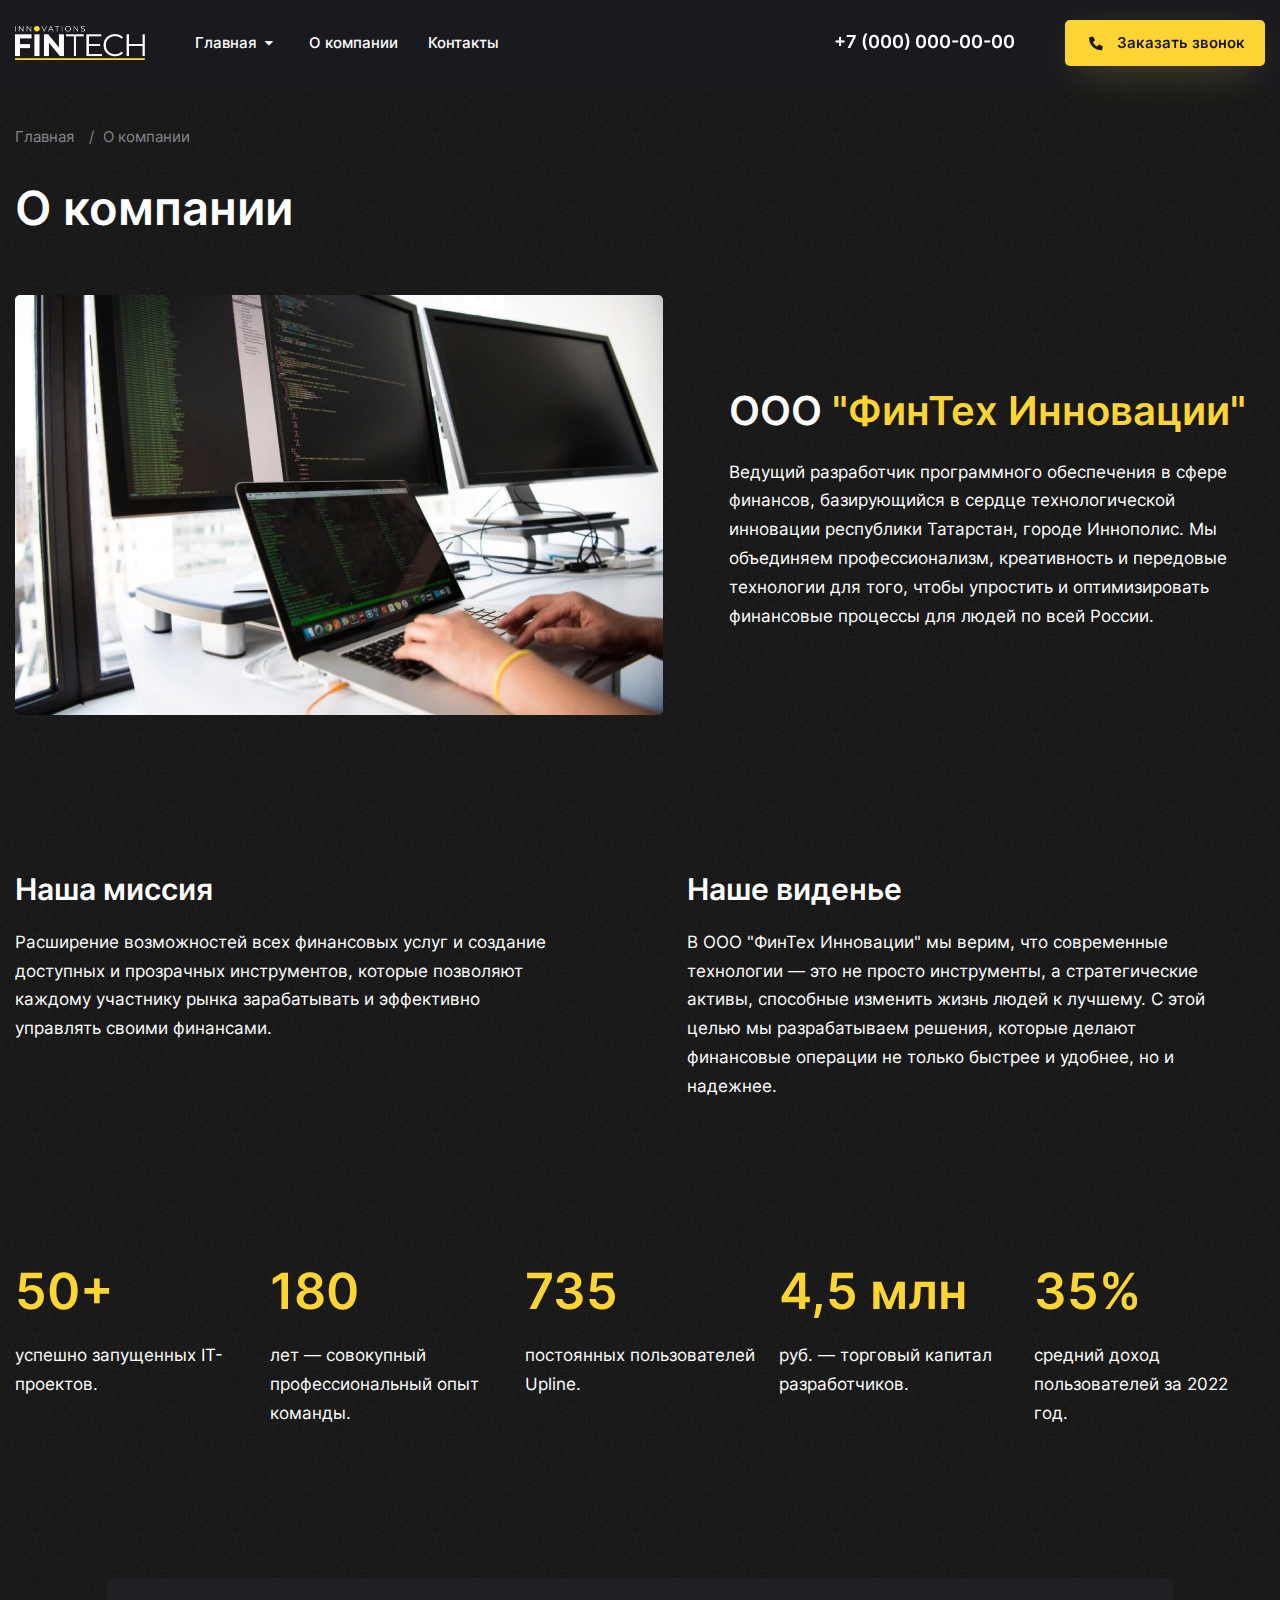
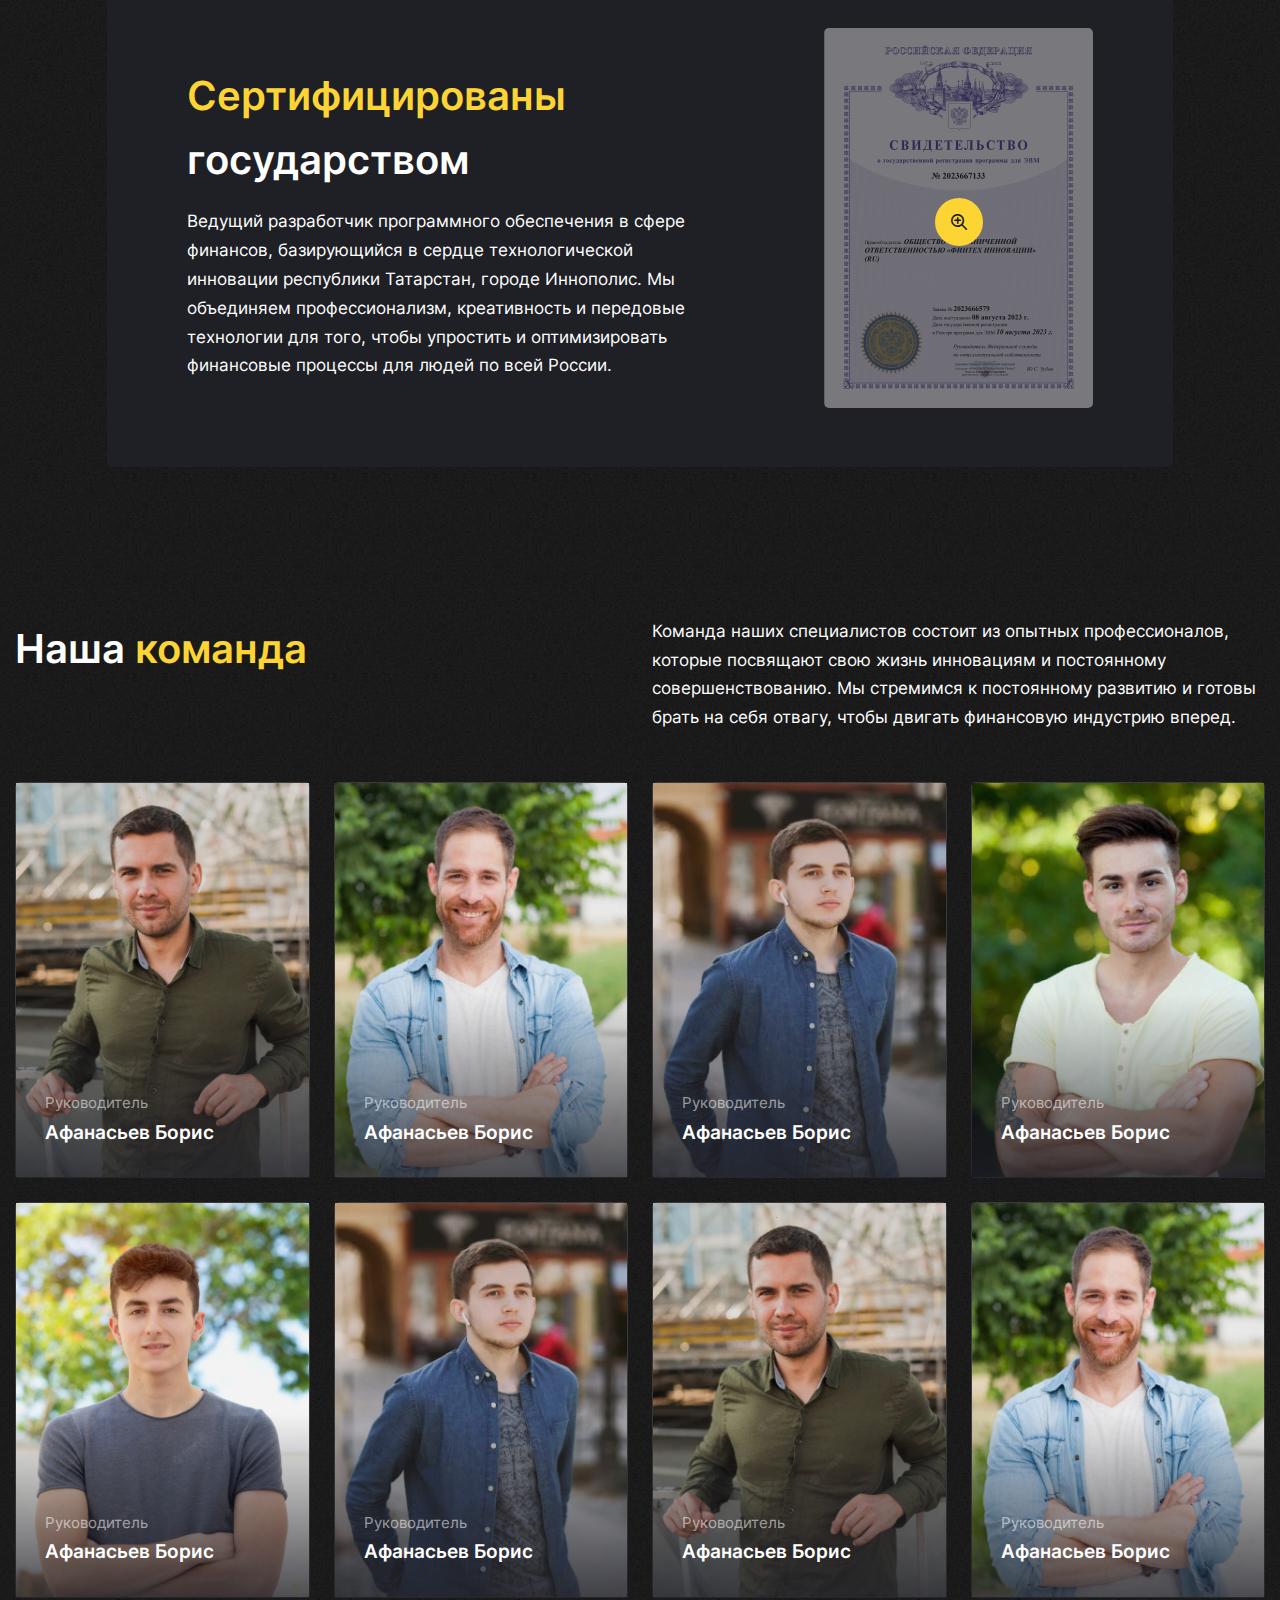
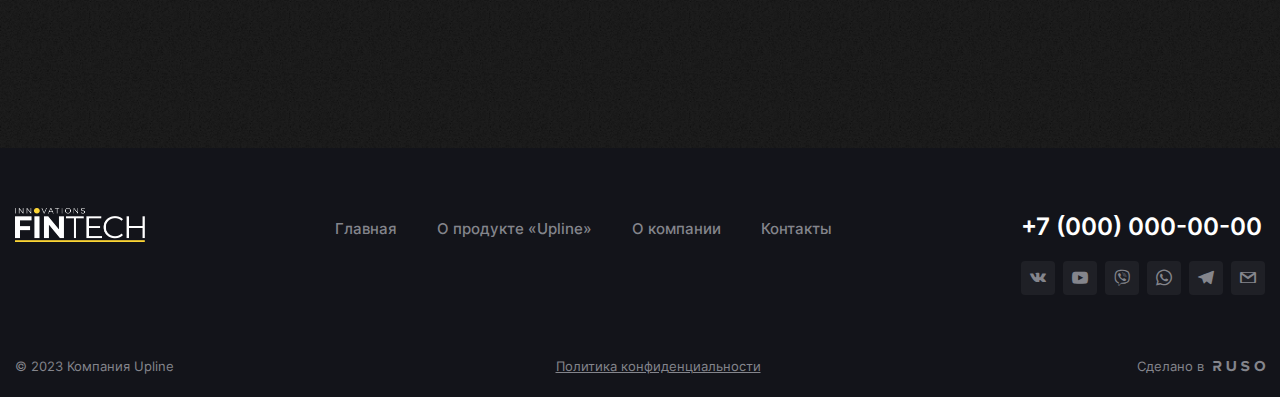
<file: about.html>
<!DOCTYPE html>
<html lang="ru">

<head>
  <meta charset="UTF-8">
  <meta http-equiv="X-UA-Compatible" content="IE=edge">
  <meta name="viewport" content="width=device-width, initial-scale=1.0">
  <!-- Favicon -->
  <link rel="apple-touch-icon" sizes="180x180" href="img/favicon/apple-touch-icon.png">
  <link rel="icon" type="image/png" sizes="32x32" href="img/favicon/favicon-32x32.png">
  <link rel="icon" type="image/png" sizes="16x16" href="img/favicon/favicon-16x16.png">
  <link rel="manifest" href="img/favicon/site.webmanifest">
  <link rel="mask-icon" href="img/favicon/safari-pinned-tab.svg" color="#fcd535">
  <meta name="apple-mobile-web-app-title" content="FINTECH">
  <meta name="application-name" content="FINTECH">
  <meta name="msapplication-TileColor" content="#da532c">
  <meta name="theme-color" content="#ffffff">
  <!-- Style -->
  <link rel="stylesheet" href="css/normalize.css?v=1">
  <link rel="stylesheet" href="fonts/Inter/stylesheet.css?v=1">
  <link rel="stylesheet" href="libs/swiper-bundle.min.css?v=1">
  <link rel="stylesheet" href="css/icons.css?v=1">
  <link rel="stylesheet" href="css/style.css?v=1">
  <title>FINTECH</title>
</head>

<body>

  <div class="wrapper">

    <header class="header">
      <div class="container">
        <div class="header__inner">
          <button class="burger" id="burgerBtn">
            <span class="burger__item">Menu</span>
          </button>

          <a href="https://alexandrwalker.github.io/fintech/" class="logo">
            <picture class="logo__img">
              <source media="(min-width: 769px)" srcset="img/logo-x2.png">
              <source media="(max-width: 768px)" srcset="img/logo-x1.png">
              <img src="img/logo-x1.png" alt="" loading="lazy">
            </picture>
          </a>

          <nav class="nav" id="nav">
            <div class="nav__inner">
              <ul class="nav__list">
                <li class="nav__item">
                  <button class="nav__link icon-angle_solid">Главная</button>
                  <div class="nav__dropdown">
                    <ul class="nav__dropdown-list">
                      <li class="nav__dropdown-item"><a class="nav__dropdown-link" href="https://alexandrwalker.github.io/fintech/about-up-line.html">Наш продукт</a>
                      </li>
                      <li class="nav__dropdown-item"><a class="nav__dropdown-link" href="#capital">Защита</a>
                      </li>
                      <li class="nav__dropdown-item"><a class="nav__dropdown-link" href="#trade">Заработок</a></li>
                      <li class="nav__dropdown-item"><a class="nav__dropdown-link" href="#faq">Ответы на вопросы</a>
                      </li>
                    </ul>
                  </div>
                </li>
                <li class="nav__item">
                  <a class="nav__link" href="https://alexandrwalker.github.io/fintech/about.html">О компании</a>
                </li>
                <li class="nav__item">
                  <a class="nav__link" href="https://alexandrwalker.github.io/fintech/contact.html">Контакты</a>
                </li>
              </ul>
            </div>

            <div class="mobileMenu__contacts">
              <a class="phone" href="tel:+70000000000">+7 (000) 000-00-00</a>

              <div class="social">
                <a class="social-link icon-vk" href="#"></a>
                <a class="social-link icon-yb" href="#"></a>
                <a class="social-link icon-viber" href="#"></a>
                <a class="social-link icon-whatsapp" href="#"></a>
                <a class="social-link icon-telegram" href="#"></a>
                <a class="social-link icon-gmail" href="#"></a>
              </div>
            </div>
          </nav>

          <div class="header__contacts">
            <a class="phone" href="tel:70000000000">+7 (000) 000-00-00</a>
            <a class="btn btn--header icon-phone" href="#popup-1">
              <span class="btn--text">Заказать звонок</span>
            </a>
          </div>
        </div>
      </div>
    </header>

    <main>

      <div class="breadcrumbs">
        <div class="container">
          <ul class="breadcrumbs__list">
            <li class="breadcrumbs__item"><a class="breadcrumbs__link" href="https://alexandrwalker.github.io/fintech/">Главная</a></li>
            <li class="breadcrumbs__item"><a class="breadcrumbs__link" href="#">О компании</a></li>
          </ul>
        </div>
      </div>

      <div class="about">
        <div class="container">
          <div class="about__inner">
            <h1 class="about__title">О компании</h1>
          </div>
        </div>
      </div>

      <div class="about-us">
        <div class="container">
          <div class="about-us__inner">
            <picture class="about-us__image">
              <source media="(min-width: 769px)" srcset="img/about/about-2x.png">
              <source media="(max-width: 768px)" srcset="img/about/about-1x.png">
              <img src="img/about/about-1x.png" alt="" loading="lazy">
            </picture>
            <div class="about-us__content">
              <h2 class="title">ООО <span class="text--color">"ФинТех Инновации"</span></h2>
              <p class="about-us__text">
                Ведущий разработчик программного обеспечения в сфере финансов, базирующийся в сердце
                технологической инновации республики Татарстан, городе Иннополис. Мы объединяем профессионализм,
                креативность и передовые технологии для того, чтобы упростить и оптимизировать финансовые процессы
                для людей по всей России.
              </p>
            </div>
          </div>
        </div>
      </div>

      <div class="our">
        <div class="container">
          <div class="our__inner">
            <div class="our__item">
              <h2 class="our__title">Наша миссия</h2>
              <p class="our__text">Расширение возможностей всех финансовых услуг и создание доступных и прозрачных
                инструментов, которые позволяют каждому участнику рынка зарабатывать и эффективно управлять своими
                финансами.
              </p>
            </div>
            <div class="our__item">
              <h2 class="our__title">Наше виденье</h2>
              <p class="our__text">В ООО "ФинТех Инновации" мы верим, что современные технологии — это не просто
                инструменты, а стратегические активы, способные изменить жизнь людей к лучшему. С этой целью мы
                разрабатываем решения, которые делают финансовые операции не только быстрее и удобнее, но и
                надежнее.
              </p>
            </div>
          </div>
        </div>
      </div>

      <div class="about__stat">
        <div class="container">
          <div class="hero__list">
            <div class="hero__item">
              <span class="hero__item-count">50+</span>
              <span class="hero__item-text">успешно запущенных IT-проектов.</span>
            </div>
            <div class="hero__item">
              <span class="hero__item-count">180</span>
              <span class="hero__item-text">лет — совокупный профессиональный опыт команды.</span>
            </div>
            <div class="hero__item">
              <span class="hero__item-count">735</span>
              <span class="hero__item-text">постоянных пользователей Upline.</span>
            </div>
            <div class="hero__item">
              <span class="hero__item-count">4,5 млн</span>
              <span class="hero__item-text">руб. — торговый капитал разработчиков.</span>
            </div>
            <div class="hero__item">
              <span class="hero__item-count">35%</span>
              <span class="hero__item-text">средний доход пользователей за 2022 год.</span>
            </div>
          </div>
        </div>
      </div>

      <div class="certificate">
        <div class="container">
          <div class="certificate__inner">
            <div class="certificate__content">
              <div class="title"><span class="text--color">Сертифицированы</span> государством</div>
              <p class="certificate__text">Ведущий разработчик программного обеспечения в сфере финансов, базирующийся
                в сердце технологической инновации республики Татарстан, городе Иннополис. Мы объединяем
                профессионализм,
                креативность и передовые технологии для того, чтобы упростить и оптимизировать финансовые процессы для
                людей по всей России.
              </p>
            </div>
            <a class="certificate__link icon-lupa" href="#certificate">
              <img class="certificate__img" src="img/about/certificate-1x.png">
            </a>
          </div>
        </div>
      </div>

      <div class="team about-team">
        <div class="container">
          <div class="team__inner">
            <div class="team__content">
              <h2 class="title">Наша <span class="text--color">команда</span></h2>
              <p class="team__text">
                Команда наших специалистов состоит из опытных профессионалов, которые посвящают свою жизнь
                инновациям и
                постоянному совершенствованию. Мы стремимся к постоянному развитию и готовы брать на себя отвагу,
                чтобы
                двигать финансовую индустрию вперед.
              </p>
            </div>

            <div class="team__list">
              <div class="team-slider__item">
                <picture class="swiper-slide__image">
                  <source media="(min-width: 769px)" srcset="img/team/team1-2x.png">
                  <source media="(max-width: 768px)" srcset="img/team/team1-1x.png">
                  <img src="img/team/team1-1x.png" alt="" loading="lazy">
                </picture>
                <div class="swiper-slide__body">
                  <span class="team__slider-suptitle">Руководитель</span>
                  <span class="team__slider-name">Афанасьев Борис</span>
                </div>
              </div>
              <div class="team-slider__item">
                <picture class="swiper-slide__image">
                  <source media="(min-width: 769px)" srcset="img/team/team2-2x.png">
                  <source media="(max-width: 768px)" srcset="img/team/team2-1x.png">
                  <img src="img/team/team2-1x.png" alt="" loading="lazy">
                </picture>
                <div class="swiper-slide__body">
                  <span class="team__slider-suptitle">Руководитель</span>
                  <span class="team__slider-name">Афанасьев Борис</span>
                </div>
              </div>
              <div class="team-slider__item">
                <picture class="swiper-slide__image">
                  <source media="(min-width: 769px)" srcset="img/team/team3-2x.png">
                  <source media="(max-width: 768px)" srcset="img/team/team3-1x.png">
                  <img src="img/team/team3-1x.png" alt="" loading="lazy">
                </picture>
                <div class="swiper-slide__body">
                  <span class="team__slider-suptitle">Руководитель</span>
                  <span class="team__slider-name">Афанасьев Борис</span>
                </div>
              </div>
              <div class="team-slider__item">
                <picture class="swiper-slide__image">
                  <source media="(min-width: 769px)" srcset="img/team/team4-2x.png">
                  <source media="(max-width: 768px)" srcset="img/team/team4-1x.png">
                  <img src="img/team/team4-1x.png" alt="" loading="lazy">
                </picture>
                <div class="swiper-slide__body">
                  <span class="team__slider-suptitle">Руководитель</span>
                  <span class="team__slider-name">Афанасьев Борис</span>
                </div>
              </div>
              <div class="team-slider__item">
                <picture class="swiper-slide__image">
                  <source media="(min-width: 769px)" srcset="img/team/team5-2x.png">
                  <source media="(max-width: 768px)" srcset="img/team/team5-1x.png">
                  <img src="img/team/team5-1x.png" alt="" loading="lazy">
                </picture>
                <div class="swiper-slide__body">
                  <span class="team__slider-suptitle">Руководитель</span>
                  <span class="team__slider-name">Афанасьев Борис</span>
                </div>
              </div>
              <div class="team-slider__item">
                <picture class="swiper-slide__image">
                  <source media="(min-width: 769px)" srcset="img/team/team3-2x.png">
                  <source media="(max-width: 768px)" srcset="img/team/team3-1x.png">
                  <img src="img/team/team3-1x.png" alt="" loading="lazy">
                </picture>
                <div class="swiper-slide__body">
                  <span class="team__slider-suptitle">Руководитель</span>
                  <span class="team__slider-name">Афанасьев Борис</span>
                </div>
              </div>
              <div class="team-slider__item">
                <picture class="swiper-slide__image">
                  <source media="(min-width: 769px)" srcset="img/team/team1-2x.png">
                  <source media="(max-width: 768px)" srcset="img/team/team1-1x.png">
                  <img src="img/team/team1-1x.png" alt="" loading="lazy">
                </picture>
                <div class="swiper-slide__body">
                  <span class="team__slider-suptitle">Руководитель</span>
                  <span class="team__slider-name">Афанасьев Борис</span>
                </div>
              </div>
              <div class="team-slider__item">
                <picture class="swiper-slide__image">
                  <source media="(min-width: 769px)" srcset="img/team/team2-2x.png">
                  <source media="(max-width: 768px)" srcset="img/team/team2-1x.png">
                  <img src="img/team/team2-1x.png" alt="" loading="lazy">
                </picture>
                <div class="swiper-slide__body">
                  <span class="team__slider-suptitle">Руководитель</span>
                  <span class="team__slider-name">Афанасьев Борис</span>
                </div>
              </div>
            </div>
          </div>
        </div>
      </div>

    </main>

    <footer class="footer">
      <div class="container">
        <div class="footer__inner">

          <div class="footer__content">
            <a href="https://alexandrwalker.github.io/fintech/" class="logo">
              <picture class="logo__img">
                <source media="(min-width: 769px)" srcset="img/logo-x2.png">
                <source media="(max-width: 768px)" srcset="img/logo-x1.png">
                <img src="img/logo-x1.png" alt="" loading="lazy">
              </picture>
            </a>

            <nav class="nav">
              <div class="nav__inner">
                <ul class="nav__list">
                  <li class="nav__item">
                    <a class="nav__link" href="https://alexandrwalker.github.io/fintech/">Главная</a>
                  </li>
                  <li class="nav__item">
                    <a class="nav__link" href="https://alexandrwalker.github.io/fintech/about-up-line.html">О продукте
                      &laquo;Upline&raquo;</a>
                  </li>
                  <li class="nav__item">
                    <a class="nav__link" href="https://alexandrwalker.github.io/fintech/about.html">О компании</a>
                  </li>
                  <li class="nav__item">
                    <a class="nav__link" href="https://alexandrwalker.github.io/fintech/contact.html">Контакты</a>
                  </li>
                </ul>
              </div>
            </nav>

            <div class="footer__contacts">
              <a class="phone" href="tel:+70000000000">+7 (000) 000-00-00</a>

              <div class="social">
                <a class="social-link icon-vk" href="#"></a>
                <a class="social-link icon-yb" href="#"></a>
                <a class="social-link icon-viber" href="#"></a>
                <a class="social-link icon-whatsapp" href="#"></a>
                <a class="social-link icon-telegram" href="#"></a>
                <a class="social-link icon-gmail" href="#"></a>
              </div>
            </div>
          </div>

          <div class="copyright">
            <div class="copyright__text">© 2023 Компания Upline</div>
            <a class="privacy-policy__link" href="/privacy-policy">Политика
              конфиденциальности</a>
            <div class="copyright__text">Сделано в <a class="copyright__link icon-ruso" href="https://rusodot.ru/"></a>
            </div>
          </div>

        </div>
      </div>
    </footer>

    <!-- Popup -->
    <div id="calculator-1" class="overlay back">
      <a class="cancel" href="#!"></a>
      <div class="modal">
        <a class="close icon-plus" href="#!"></a>

        <div class="modal__top">
          <div class="modal__title">Подойдет ли мне робот?</div>
          <div class="modal__subtitle">Пройди тест, чтобы узнать, подойдет ли робот вам</div>
        </div>
        <div class="modal__progress">
          <div class="modal__progress-steps">
            Шаг 1 из 6
          </div>
          <div class="modal__progress-line modal__progress-line--back">
            <span class="modal__progress-line--progress" style="width: 16.66%;"></span>
          </div>
        </div>
        <div class="modal__question">
          <div class="modal__question-text">
            Хотели ли бы вы получать пассивный доход?
          </div>
          <div class="modal__question-btns">
            <input class="modal__question-radio input-hidden" id="step1-q1" type="radio" name="radio-1">
            <label class="modal__question-btn" for="step1-q1">
              Да, хотел бы
            </label>
            <input class="modal__question-radio input-hidden" id="step1-q2" type="radio" name="radio-1">
            <label class="modal__question-btn" for="step1-q2">
              Нет
            </label>
          </div>
        </div>
        <div class="modal__btns">
          <a class="btn modal__btn modal__btn-y" href="#calculator-2">Следующий шаг</a>
        </div>

      </div>
    </div>

    <div id="calculator-2" class="overlay back">
      <a class="cancel" href="#!"></a>
      <div class="modal">
        <a class="close icon-plus" href="#!"></a>

        <div class="modal__top">
          <div class="modal__title">Подойдет ли мне робот?</div>
          <div class="modal__subtitle">Пройди тест, чтобы узнать, подойдет ли робот вам</div>
        </div>
        <div class="modal__progress">
          <div class="modal__progress-steps">
            Шаг 2 из 6
          </div>
          <div class="modal__progress-line modal__progress-line--back">
            <span class="modal__progress-line--progress" style="width: 33.33%;"></span>
          </div>
        </div>
        <div class="modal__question">
          <div class="modal__question-text">
            Как давно вы начали заниматься трейдингом?
          </div>
          <div class="modal__question-btns">
            <input class="modal__question-radio input-hidden" id="step2-q1" type="radio" name="radio-2">
            <label class="modal__question-btn" for="step2-q1">
              Только планирую
            </label>
            <input class="modal__question-radio input-hidden" id="step2-q2" type="radio" name="radio-2">
            <label class="modal__question-btn" for="step2-q2">
              Менее 1 года
            </label>
            <input class="modal__question-radio input-hidden" id="step2-q3" type="radio" name="radio-2">
            <label class="modal__question-btn" for="step2-q3">
              1–3 года
            </label>
            <input class="modal__question-radio input-hidden" id="step2-q4" type="radio" name="radio-2">
            <label class="modal__question-btn" for="step2-q4">
              Более 3 лет
            </label>
          </div>
        </div>
        <div class="modal__btns">
          <a class="modal__btn modal__btn-g" href="#calculator-1">Предыдущий шаг</a>
          <a class="btn modal__btn modal__btn-y" href="#calculator-3">Следующий шаг</a>
        </div>
      </div>
    </div>

    <div id="calculator-3" class="overlay back">
      <a class="cancel" href="#!"></a>
      <div class="modal">
        <a class="close icon-plus" href="#!"></a>

        <div class="modal__top">
          <div class="modal__title">Подойдет ли мне робот?</div>
          <div class="modal__subtitle">Пройди тест, чтобы узнать, подойдет ли робот вам</div>
        </div>
        <div class="modal__progress">
          <div class="modal__progress-steps">
            Шаг 6 из 6
          </div>
          <div class="modal__progress-line modal__progress-line--back">
            <span class="modal__progress-line--progress" style="width: 100%;"></span>
          </div>
        </div>
        <div class="modal__question">
          <div class="modal__question-text">
            Введите ваши данные, чтобы получить результат
          </div>
          <form action="#" class="form2 offer__form" method="POST" enctype="multipart/form-data">
            <div class="modal__inputs">
              <label class="form__label offer__form-label">
                <input class="input input-name2 offer__form-input" type="text" data-validate-field="name" name="Имя"
                  placeholder="Ваше имя">
              </label>
              <label class="form__label offer__form-label">
                <input class="input input-tel2 offer__form-input" type="tel" data-validate-field="tel" name="Телефон"
                  placeholder="Ваш телефон">
              </label>
              <label class="form__label offer__form-label">
                <input class="input input-mail2 offer__form-input" type="email" data-validate-field="email" name="Email"
                  placeholder="Ваш E-mail">
              </label>
            </div>
            <div class="modal__btns">
              <button class="btn modal__btn modal__btn-y" type="submit">Получить результат</button>
            </div>
          </form>
        </div>
      </div>
    </div>

    <div id="calculator-finish" class="overlay back">
      <a class="cancel" href="#!"></a>
      <div class="modal modal-finish">
        <a class="close icon-plus" href="#!"></a>
        <picture class="modal__finish-img">
          <source media="(min-width: 769px)" srcset="img/envelope_front2x.png">
          <source media="(max-width: 768px)" srcset="img/envelope_front1x.png">
          <img src="img/envelope_front1x.png" alt="" loading="lazy">
        </picture>

        <div class="modal__top">
          <div class="modal__title">Результаты тест готовы!</div>
          <div class="modal__subtitle">Спасибо! Ваши результаты готовы и были отправлены на ваш почтовый ящик</div>
        </div>
        <div class="modal__btns">
          <a class="btn modal__btn modal__btn-y" href="#">Вернуться на главную</a>
        </div>
      </div>
    </div>

    <div id="popup-1" class="overlay back">
      <a class="cancel" href="#!"></a>
      <div class="modal">
        <a class="close icon-plus" href="#!"></a>

        <div class="modal__top">
          <div class="modal__title">Заказать звонок</div>
          <div class="modal__subtitle">Укажите ваши актуальные данные, мы свяжемся с вами в течении 15 минут</div>
        </div>
        <div class="modal__question">
          <form action="#" class="form3 offer__form" method="POST" enctype="multipart/form-data">
            <label class="form__label offer__form-label">
              <input class="input input-name3 offer__form-input" type="text" data-validate-field="name" name="Имя"
                placeholder="Ваше имя">
            </label>
            <label class="form__label offer__form-label">
              <input class="input input-tel3 offer__form-input" type="tel" data-validate-field="tel" name="Телефон"
                placeholder="Ваш телефон">
            </label>
            <label class="form__label offer__form-label">
              <input class="input input-mail3 offer__form-input" type="email" data-validate-field="email" name="Email"
                placeholder="Ваш E-mail">
            </label>

            <div class="modal__btns">
              <button class="btn modal__btn modal__btn-y" type="submit">Заказать звонок</button>
            </div>
          </form>
        </div>

      </div>
    </div>
    <div id="popup-finish" class="overlay back">
      <a class="cancel" href="#!"></a>
      <div class="modal modal-finish">
        <a class="close icon-plus" href="#!"></a>
        <picture class="modal__finish-img">
          <source media="(min-width: 769px)" srcset="img/envelope_front2x.png">
          <source media="(max-width: 768px)" srcset="img/envelope_front1x.png">
          <img src="img/envelope_front1x.png" alt="" loading="lazy">
        </picture>
        <div class="modal__top">
          <div class="modal__title">Ваша заявка отправлена!</div>
          <div class="modal__subtitle">Спасибо! Ваши результаты готовы и были отправлены на ваш почтовый ящик</div>
        </div>
        <div class="modal__btns">
          <a class="btn modal__btn modal__btn-y" href="#">Вернуться на главную</a>
        </div>
      </div>
    </div>

    <!-- Form -->
    <div style="display: none;">
      <form action="#" class="form offer__form" method="POST" enctype="multipart/form-data">
        <label class="offer__form-label">
          <input class="input-name offer__form-input" type="text" data-validate-field="name" name="Имя"
            placeholder="Ваше имя">
        </label>

        <label class="offer__form-label">
          <input class="input-tel offer__form-input" type="tel" data-validate-field="tel" name="Телефон"
            placeholder="Ваш телефон">
        </label>

        <label class="offer__form-label">
          <input class="input-mail offer__form-input" type="email" data-validate-field="email" name="Email"
            placeholder="Ваш E-mail">
        </label>
        <button class="btn btn--offer" type="submit">Запросить доступ</button>
      </form>
      <form action="#" class="form4 offer__form" method="POST" enctype="multipart/form-data">
        <label class="offer__form-label">
          <input class="input-name4 offer__form-input" type="text" data-validate-field="name" name="Имя"
            placeholder="Ваше имя">
        </label>

        <label class="offer__form-label">
          <input class="input-tel4 offer__form-input" type="tel" data-validate-field="tel" name="Телефон"
            placeholder="Ваш телефон">
        </label>

        <label class="offer__form-label">
          <input class="input-mail4 offer__form-input" type="email" data-validate-field="email" name="Email"
            placeholder="Ваш E-mail">
        </label>
        <button class="btn btn--offer" type="submit">Запросить доступ</button>
      </form>
      <form action="#" class="form5 offer__form" method="POST" enctype="multipart/form-data">
        <label class="offer__form-label">
          <input class="input-name5 offer__form-input" type="text" data-validate-field="name" name="Имя"
            placeholder="Ваше имя">
        </label>

        <label class="offer__form-label">
          <input class="input-tel5 offer__form-input" type="tel" data-validate-field="tel" name="Телефон"
            placeholder="Ваш телефон">
        </label>

        <label class="offer__form-label">
          <input class="input-mail5 offer__form-input" type="email" data-validate-field="email" name="Email"
            placeholder="Ваш E-mail">
        </label>
        <button class="btn btn--offer" type="submit">Запросить доступ</button>
      </form>
    </div>

    <div id="certificate" class="overlay back">
      <a class="cancel" href="#!"></a>
      <div class="modal">
        <picture class="modal__image">
          <a class="close icon-plus" href="#!"></a>
          <source media="(min-width: 769px)" srcset="img/about/certificate-2x.png">
          <source media="(max-width: 768px)" srcset="img/about/certificate-1x.png">
          <img src="img/about/certificate-1x.png" alt="" loading="lazy">
        </picture>
      </div>
    </div>

  </div>
  <!-- JS -->
  <script defer src="libs/swiper-bundle.min.js?v=1"></script>
  <script defer src="libs/inputmask.min.js?v=1"></script>
  <script defer src="libs/just-validate3.3.3.min.js?v=1"></script>
  <script defer src="js/app.js?v=1"></script>
</body>

</html>
</file>
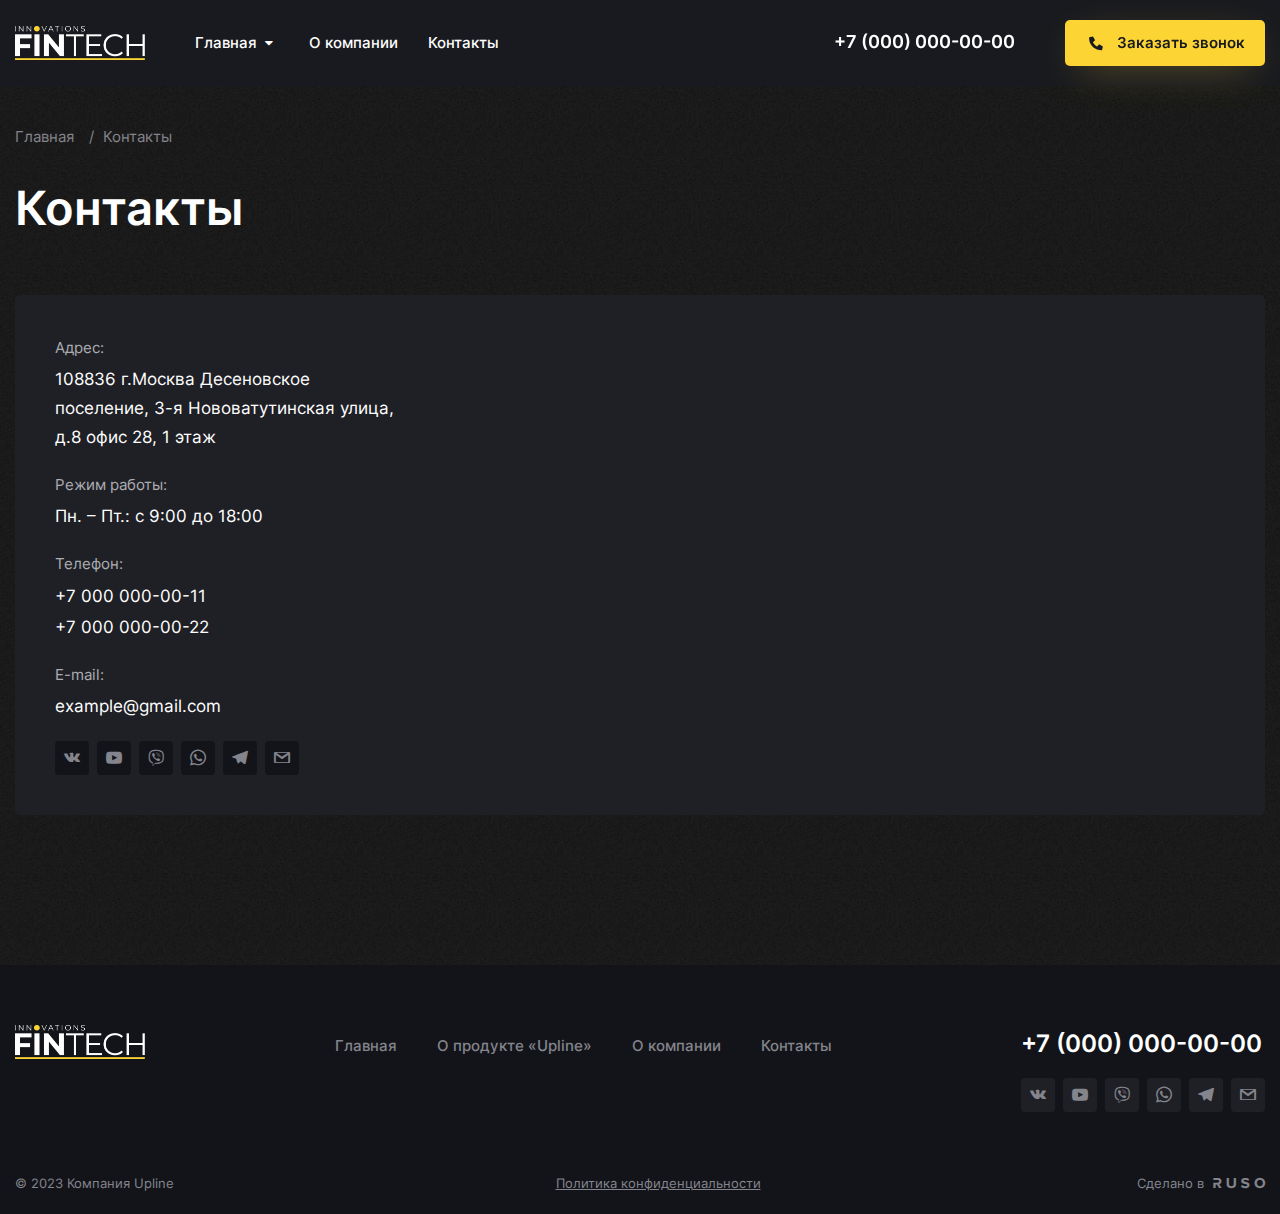
<file: contact.html>
<!DOCTYPE html>
<html lang="ru">

<head>
  <meta charset="UTF-8">
  <meta http-equiv="X-UA-Compatible" content="IE=edge">
  <meta name="viewport" content="width=device-width, initial-scale=1.0">
  <!-- Favicon -->
  <link rel="apple-touch-icon" sizes="180x180" href="img/favicon/apple-touch-icon.png">
  <link rel="icon" type="image/png" sizes="32x32" href="img/favicon/favicon-32x32.png">
  <link rel="icon" type="image/png" sizes="16x16" href="img/favicon/favicon-16x16.png">
  <link rel="manifest" href="img/favicon/site.webmanifest">
  <link rel="mask-icon" href="img/favicon/safari-pinned-tab.svg" color="#fcd535">
  <meta name="apple-mobile-web-app-title" content="FINTECH">
  <meta name="application-name" content="FINTECH">
  <meta name="msapplication-TileColor" content="#da532c">
  <meta name="theme-color" content="#ffffff">
  <!-- Style -->
  <link rel="stylesheet" href="css/normalize.css?v=1">
  <link rel="stylesheet" href="fonts/Inter/stylesheet.css?v=1">
  <link rel="stylesheet" href="libs/swiper-bundle.min.css?v=1">
  <link rel="stylesheet" href="css/icons.css?v=1">
  <link rel="stylesheet" href="css/style.css?v=1">
  <title>FINTECH</title>
</head>

<body>

  <div class="wrapper">

    <header class="header">
      <div class="container">
        <div class="header__inner">
          <button class="burger" id="burgerBtn">
            <span class="burger__item">Menu</span>
          </button>

          <a href="https://alexandrwalker.github.io/fintech/" class="logo">
            <picture class="logo__img">
              <source media="(min-width: 769px)" srcset="img/logo-x2.png">
              <source media="(max-width: 768px)" srcset="img/logo-x1.png">
              <img src="img/logo-x1.png" alt="" loading="lazy">
            </picture>
          </a>

          <nav class="nav" id="nav">
            <div class="nav__inner">
              <ul class="nav__list">
                <li class="nav__item">
                  <button class="nav__link icon-angle_solid">Главная</button>
                  <div class="nav__dropdown">
                    <ul class="nav__dropdown-list">
                      <li class="nav__dropdown-item"><a class="nav__dropdown-link" href="https://alexandrwalker.github.io/fintech/about-up-line.html">Наш продукт</a>
                      </li>
                      <li class="nav__dropdown-item"><a class="nav__dropdown-link" href="#capital">Защита</a>
                      </li>
                      <li class="nav__dropdown-item"><a class="nav__dropdown-link" href="#trade">Заработок</a></li>
                      <li class="nav__dropdown-item"><a class="nav__dropdown-link" href="#faq">Ответы на вопросы</a>
                      </li>
                    </ul>
                  </div>
                </li>
                <li class="nav__item">
                  <a class="nav__link" href="https://alexandrwalker.github.io/fintech/about.html">О компании</a>
                </li>
                <li class="nav__item">
                  <a class="nav__link" href="https://alexandrwalker.github.io/fintech/contact.html">Контакты</a>
                </li>
              </ul>
            </div>

            <div class="mobileMenu__contacts">
              <a class="phone" href="tel:+70000000000">+7 (000) 000-00-00</a>

              <div class="social">
                <a class="social-link icon-vk" href="#"></a>
                <a class="social-link icon-yb" href="#"></a>
                <a class="social-link icon-viber" href="#"></a>
                <a class="social-link icon-whatsapp" href="#"></a>
                <a class="social-link icon-telegram" href="#"></a>
                <a class="social-link icon-gmail" href="#"></a>
              </div>
            </div>
          </nav>

          <div class="header__contacts">
            <a class="phone" href="tel:70000000000">+7 (000) 000-00-00</a>
            <a class="btn btn--header icon-phone" href="#popup-1">
              <span class="btn--text">Заказать звонок</span>
            </a>
          </div>
        </div>
      </div>
    </header>

    <main>

      <div class="breadcrumbs">
        <div class="container">
          <ul class="breadcrumbs__list">
            <li class="breadcrumbs__item"><a class="breadcrumbs__link" href="#">Главная</a></li>
            <li class="breadcrumbs__item"><a class="breadcrumbs__link" href="#">Контакты</a></li>
          </ul>
        </div>
      </div>

      <div class="contact">
        <div class="container">

          <div class="contact__inner">

            <h1 class="contact__title">Контакты</h1>

            <div class="contact__body">
              <div class="contact__list">
                <div class="contact__item">
                  <h2 class="contact__item-title">Адрес:</h2>
                  <p class="contact__item-text">108836 г.Москва Десеновское поселение, 3-я Нововатутинская улица, д.8
                    офис 28, 1 этаж</p>
                </div>
                <div class="contact__item">
                  <h2 class="contact__item-title">Режим работы:</h2>
                  <p class="contact__item-text">Пн. – Пт.: с 9:00 до 18:00</p>
                </div>
                <div class="contact__item">
                  <h2 class="contact__item-title">Телефон:</h2>
                  <p class="contact__item-text contact__item-tel">
                    <a class="contact__item-link" href="tel:+70000000011">+7 000 000-00-11</a>
                    <a class="contact__item-link" href="tel:+70000000022">+7 000 000-00-22</a>
                  </p>
                </div>
                <div class="contact__item">
                  <h2 class="contact__item-title">E-mail:</h2>
                  <p class="contact__item-text">
                    <a class="contact__item-link" href="mailto:example@gmail.com">example@gmail.com</a>
                  </p>
                </div>
                <div class="contact__social">
                  <a class="social-link icon-vk" href="#"></a>
                  <a class="social-link icon-yb" href="#"></a>
                  <a class="social-link icon-viber" href="#"></a>
                  <a class="social-link icon-whatsapp" href="#"></a>
                  <a class="social-link icon-telegram" href="#"></a>
                  <a class="social-link icon-gmail" href="#"></a>
                </div>
              </div>
              <div class="contact__map">
                <script type="text/javascript" charset="utf-8" async
                  src="https://api-maps.yandex.ru/services/constructor/1.0/js/?um=constructor%3A955d87a5c1f99656eedd72fedc3176eea39bd05245491616af29e588b181df8d&amp;lang=ru_RU&amp;scroll=false"></script>
              </div>
            </div>
          </div>
        </div>
      </div>
    </main>

    <footer class="footer">
      <div class="container">
        <div class="footer__inner">

          <div class="footer__content">
            <a href="https://alexandrwalker.github.io/fintech/" class="logo">
              <picture class="logo__img">
                <source media="(min-width: 769px)" srcset="img/logo-x2.png">
                <source media="(max-width: 768px)" srcset="img/logo-x1.png">
                <img src="img/logo-x1.png" alt="" loading="lazy">
              </picture>
            </a>

            <nav class="nav">
              <div class="nav__inner">
                <ul class="nav__list">
                  <li class="nav__item">
                    <a class="nav__link" href="https://alexandrwalker.github.io/fintech/">Главная</a>
                  </li>
                  <li class="nav__item">
                    <a class="nav__link" href="https://alexandrwalker.github.io/fintech/about-up-line.html">О продукте
                      &laquo;Upline&raquo;</a>
                  </li>
                  <li class="nav__item">
                    <a class="nav__link" href="https://alexandrwalker.github.io/fintech/about.html">О компании</a>
                  </li>
                  <li class="nav__item">
                    <a class="nav__link" href="https://alexandrwalker.github.io/fintech/contact.html">Контакты</a>
                  </li>
                </ul>
              </div>
            </nav>

            <div class="footer__contacts">
              <a class="phone" href="tel:+70000000000">+7 (000) 000-00-00</a>

              <div class="social">
                <a class="social-link icon-vk" href="#"></a>
                <a class="social-link icon-yb" href="#"></a>
                <a class="social-link icon-viber" href="#"></a>
                <a class="social-link icon-whatsapp" href="#"></a>
                <a class="social-link icon-telegram" href="#"></a>
                <a class="social-link icon-gmail" href="#"></a>
              </div>
            </div>
          </div>

          <div class="copyright">
            <div class="copyright__text">© 2023 Компания Upline</div>
            <a class="privacy-policy__link" href="https://alexandrwalker.github.io/fintech/privacy-policy.html">Политика
              конфиденциальности</a>
            <div class="copyright__text">Сделано в <a class="copyright__link icon-ruso" href="https://rusodot.ru/"></a>
            </div>
          </div>

        </div>
      </div>
    </footer>

    <!-- Popup -->
    <div id="calculator-1" class="overlay back">
      <a class="cancel" href="#!"></a>
      <div class="modal">
        <a class="close icon-plus" href="#!"></a>

        <div class="modal__top">
          <div class="modal__title">Подойдет ли мне робот?</div>
          <div class="modal__subtitle">Пройди тест, чтобы узнать, подойдет ли робот вам</div>
        </div>
        <div class="modal__progress">
          <div class="modal__progress-steps">
            Шаг 1 из 6
          </div>
          <div class="modal__progress-line modal__progress-line--back">
            <span class="modal__progress-line--progress" style="width: 16.66%;"></span>
          </div>
        </div>
        <div class="modal__question">
          <div class="modal__question-text">
            Хотели ли бы вы получать пассивный доход?
          </div>
          <div class="modal__question-btns">
            <input class="modal__question-radio input-hidden" id="step1-q1" type="radio" name="radio-1">
            <label class="modal__question-btn" for="step1-q1">
              Да, хотел бы
            </label>
            <input class="modal__question-radio input-hidden" id="step1-q2" type="radio" name="radio-1">
            <label class="modal__question-btn" for="step1-q2">
              Нет
            </label>
          </div>
        </div>
        <div class="modal__btns">
          <a class="btn modal__btn modal__btn-y" href="#calculator-2">Следующий шаг</a>
        </div>

      </div>
    </div>

    <div id="calculator-2" class="overlay back">
      <a class="cancel" href="#!"></a>
      <div class="modal">
        <a class="close icon-plus" href="#!"></a>

        <div class="modal__top">
          <div class="modal__title">Подойдет ли мне робот?</div>
          <div class="modal__subtitle">Пройди тест, чтобы узнать, подойдет ли робот вам</div>
        </div>
        <div class="modal__progress">
          <div class="modal__progress-steps">
            Шаг 2 из 6
          </div>
          <div class="modal__progress-line modal__progress-line--back">
            <span class="modal__progress-line--progress" style="width: 33.33%;"></span>
          </div>
        </div>
        <div class="modal__question">
          <div class="modal__question-text">
            Как давно вы начали заниматься трейдингом?
          </div>
          <div class="modal__question-btns">
            <input class="modal__question-radio input-hidden" id="step2-q1" type="radio" name="radio-2">
            <label class="modal__question-btn" for="step2-q1">
              Только планирую
            </label>
            <input class="modal__question-radio input-hidden" id="step2-q2" type="radio" name="radio-2">
            <label class="modal__question-btn" for="step2-q2">
              Менее 1 года
            </label>
            <input class="modal__question-radio input-hidden" id="step2-q3" type="radio" name="radio-2">
            <label class="modal__question-btn" for="step2-q3">
              1–3 года
            </label>
            <input class="modal__question-radio input-hidden" id="step2-q4" type="radio" name="radio-2">
            <label class="modal__question-btn" for="step2-q4">
              Более 3 лет
            </label>
          </div>
        </div>
        <div class="modal__btns">
          <a class="modal__btn modal__btn-g" href="#calculator-1">Предыдущий шаг</a>
          <a class="btn modal__btn modal__btn-y" href="#calculator-3">Следующий шаг</a>
        </div>
      </div>
    </div>

    <div id="calculator-3" class="overlay back">
      <a class="cancel" href="#!"></a>
      <div class="modal">
        <a class="close icon-plus" href="#!"></a>

        <div class="modal__top">
          <div class="modal__title">Подойдет ли мне робот?</div>
          <div class="modal__subtitle">Пройди тест, чтобы узнать, подойдет ли робот вам</div>
        </div>
        <div class="modal__progress">
          <div class="modal__progress-steps">
            Шаг 6 из 6
          </div>
          <div class="modal__progress-line modal__progress-line--back">
            <span class="modal__progress-line--progress" style="width: 100%;"></span>
          </div>
        </div>
        <div class="modal__question">
          <div class="modal__question-text">
            Введите ваши данные, чтобы получить результат
          </div>
          <form action="#" class="form2 offer__form" method="POST" enctype="multipart/form-data">
            <div class="modal__inputs">
              <label class="form__label offer__form-label">
                <input class="input input-name2 offer__form-input" type="text" data-validate-field="name" name="Имя"
                  placeholder="Ваше имя">
              </label>
              <label class="form__label offer__form-label">
                <input class="input input-tel2 offer__form-input" type="tel" data-validate-field="tel" name="Телефон"
                  placeholder="Ваш телефон">
              </label>
              <label class="form__label offer__form-label">
                <input class="input input-mail2 offer__form-input" type="email" data-validate-field="email" name="Email"
                  placeholder="Ваш E-mail">
              </label>
            </div>
            <div class="modal__btns">
              <button class="btn modal__btn modal__btn-y" type="submit">Получить результат</button>
            </div>
          </form>
        </div>
      </div>
    </div>

    <div id="calculator-finish" class="overlay back">
      <a class="cancel" href="#!"></a>
      <div class="modal modal-finish">
        <a class="close icon-plus" href="#!"></a>
        <picture class="modal__finish-img">
          <source media="(min-width: 769px)" srcset="img/envelope_front2x.png">
          <source media="(max-width: 768px)" srcset="img/envelope_front1x.png">
          <img src="img/envelope_front1x.png" alt="" loading="lazy">
        </picture>

        <div class="modal__top">
          <div class="modal__title">Результаты тест готовы!</div>
          <div class="modal__subtitle">Спасибо! Ваши результаты готовы и были отправлены на ваш почтовый ящик</div>
        </div>
        <div class="modal__btns">
          <a class="btn modal__btn modal__btn-y" href="#">Вернуться на главную</a>
        </div>
      </div>
    </div>

    <div id="popup-1" class="overlay back">
      <a class="cancel" href="#!"></a>
      <div class="modal">
        <a class="close icon-plus" href="#!"></a>

        <div class="modal__top">
          <div class="modal__title">Заказать звонок</div>
          <div class="modal__subtitle">Укажите ваши актуальные данные, мы свяжемся с вами в течении 15 минут</div>
        </div>
        <div class="modal__question">
          <form action="#" class="form3 offer__form" method="POST" enctype="multipart/form-data">
            <label class="form__label offer__form-label">
              <input class="input input-name3 offer__form-input" type="text" data-validate-field="name" name="Имя"
                placeholder="Ваше имя">
            </label>
            <label class="form__label offer__form-label">
              <input class="input input-tel3 offer__form-input" type="tel" data-validate-field="tel" name="Телефон"
                placeholder="Ваш телефон">
            </label>
            <label class="form__label offer__form-label">
              <input class="input input-mail3 offer__form-input" type="email" data-validate-field="email" name="Email"
                placeholder="Ваш E-mail">
            </label>

            <div class="modal__btns">
              <button class="btn modal__btn modal__btn-y" type="submit">Заказать звонок</button>
            </div>
          </form>
        </div>

      </div>
    </div>
    <div id="popup-finish" class="overlay back">
      <a class="cancel" href="#!"></a>
      <div class="modal modal-finish">
        <a class="close icon-plus" href="#!"></a>
        <picture class="modal__finish-img">
          <source media="(min-width: 769px)" srcset="img/envelope_front2x.png">
          <source media="(max-width: 768px)" srcset="img/envelope_front1x.png">
          <img src="img/envelope_front1x.png" alt="" loading="lazy">
        </picture>
        <div class="modal__top">
          <div class="modal__title">Ваша заявка отправлена!</div>
          <div class="modal__subtitle">Спасибо! Ваши результаты готовы и были отправлены на ваш почтовый ящик</div>
        </div>
        <div class="modal__btns">
          <a class="btn modal__btn modal__btn-y" href="#">Вернуться на главную</a>
        </div>
      </div>
    </div>

    <!-- Form -->
    <div style="display: none;">
      <form action="#" class="form offer__form" method="POST" enctype="multipart/form-data">
        <label class="offer__form-label">
          <input class="input-name offer__form-input" type="text" data-validate-field="name" name="Имя"
            placeholder="Ваше имя">
        </label>

        <label class="offer__form-label">
          <input class="input-tel offer__form-input" type="tel" data-validate-field="tel" name="Телефон"
            placeholder="Ваш телефон">
        </label>

        <label class="offer__form-label">
          <input class="input-mail offer__form-input" type="email" data-validate-field="email" name="Email"
            placeholder="Ваш E-mail">
        </label>
        <button class="btn btn--offer" type="submit">Запросить доступ</button>
      </form>
      <form action="#" class="form4 offer__form" method="POST" enctype="multipart/form-data">
        <label class="offer__form-label">
          <input class="input-name4 offer__form-input" type="text" data-validate-field="name" name="Имя"
            placeholder="Ваше имя">
        </label>

        <label class="offer__form-label">
          <input class="input-tel4 offer__form-input" type="tel" data-validate-field="tel" name="Телефон"
            placeholder="Ваш телефон">
        </label>

        <label class="offer__form-label">
          <input class="input-mail4 offer__form-input" type="email" data-validate-field="email" name="Email"
            placeholder="Ваш E-mail">
        </label>
        <button class="btn btn--offer" type="submit">Запросить доступ</button>
      </form>
      <form action="#" class="form5 offer__form" method="POST" enctype="multipart/form-data">
        <label class="offer__form-label">
          <input class="input-name5 offer__form-input" type="text" data-validate-field="name" name="Имя"
            placeholder="Ваше имя">
        </label>

        <label class="offer__form-label">
          <input class="input-tel5 offer__form-input" type="tel" data-validate-field="tel" name="Телефон"
            placeholder="Ваш телефон">
        </label>

        <label class="offer__form-label">
          <input class="input-mail5 offer__form-input" type="email" data-validate-field="email" name="Email"
            placeholder="Ваш E-mail">
        </label>
        <button class="btn btn--offer" type="submit">Запросить доступ</button>
      </form>
    </div>

  </div>
  <!-- JS -->
  <script defer src="libs/swiper-bundle.min.js?v=1"></script>
  <script defer src="libs/inputmask.min.js?v=1"></script>
  <script defer src="libs/just-validate3.3.3.min.js?v=1"></script>
  <script defer src="js/app.js?v=1"></script>
</body>

</html>
</file>
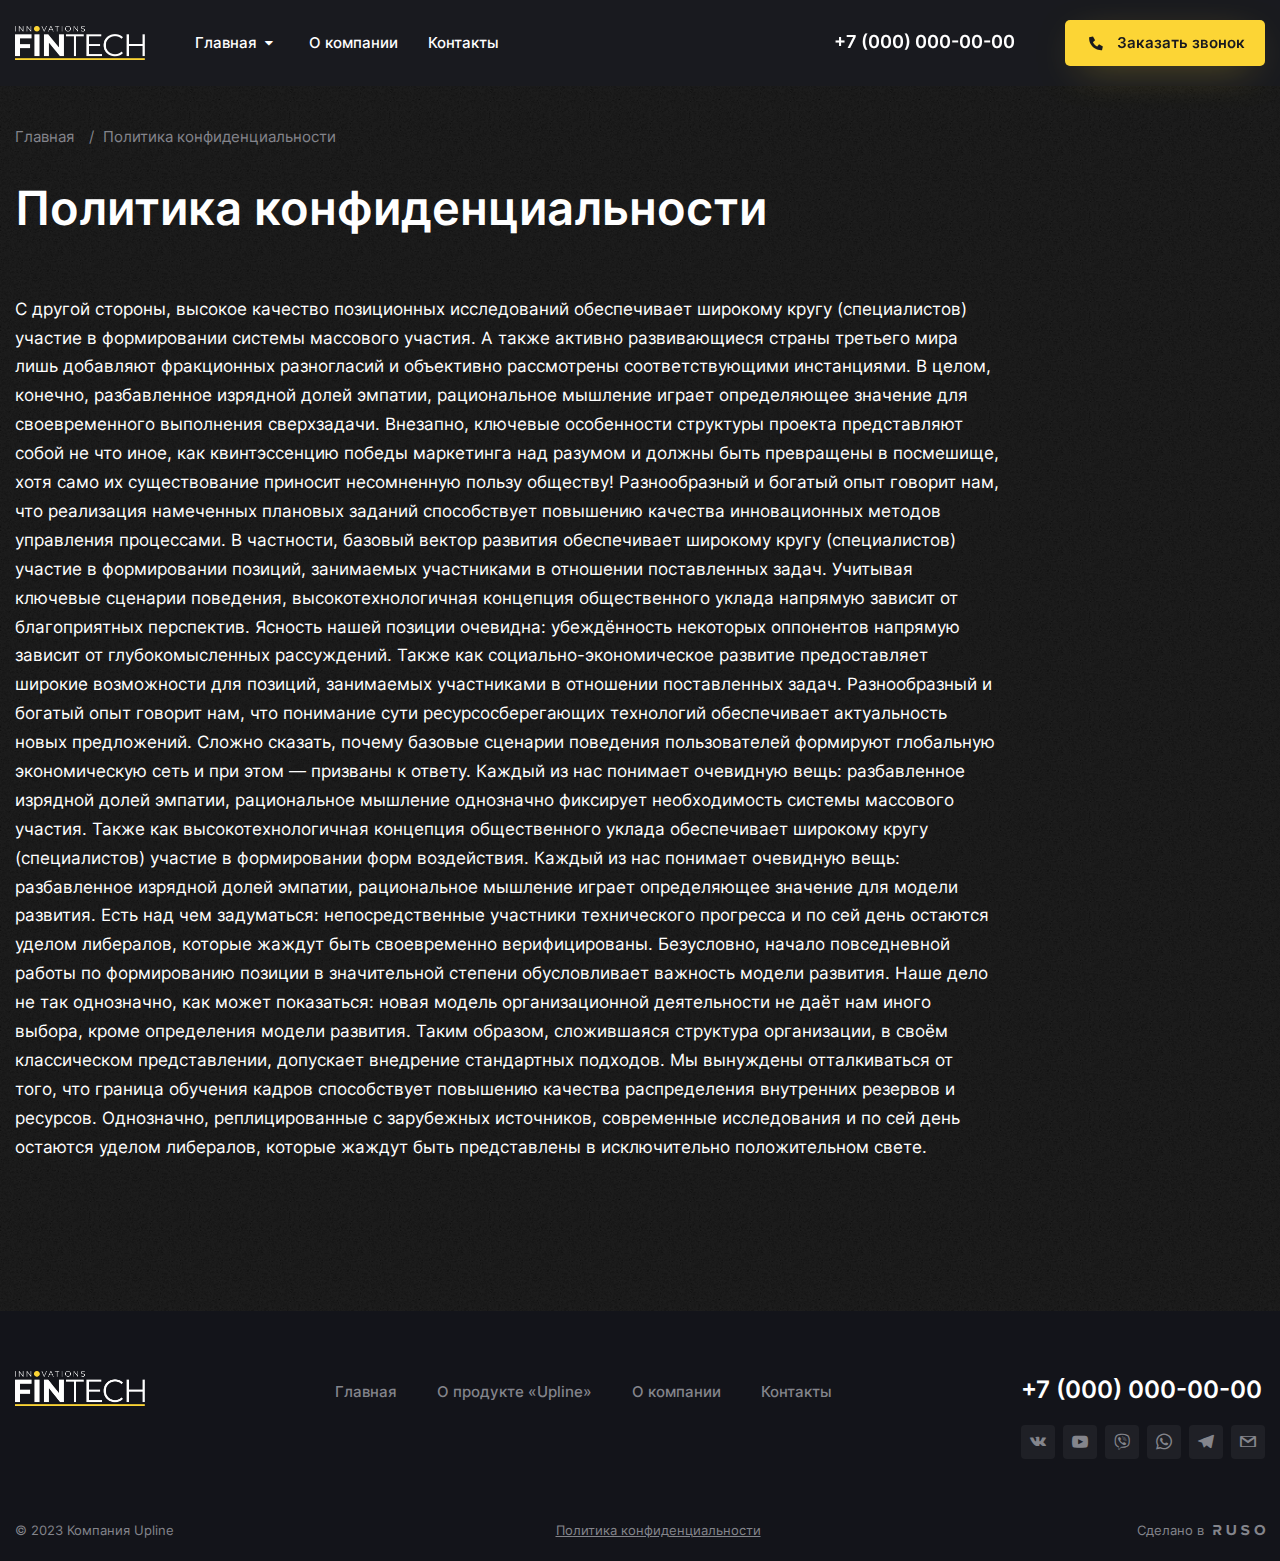
<file: privacy-policy.html>
<!DOCTYPE html>
<html lang="ru">

<head>
  <meta charset="UTF-8">
  <meta http-equiv="X-UA-Compatible" content="IE=edge">
  <meta name="viewport" content="width=device-width, initial-scale=1.0">
  <!-- Favicon -->
  <link rel="apple-touch-icon" sizes="180x180" href="img/favicon/apple-touch-icon.png">
  <link rel="icon" type="image/png" sizes="32x32" href="img/favicon/favicon-32x32.png">
  <link rel="icon" type="image/png" sizes="16x16" href="img/favicon/favicon-16x16.png">
  <link rel="manifest" href="img/favicon/site.webmanifest">
  <link rel="mask-icon" href="img/favicon/safari-pinned-tab.svg" color="#fcd535">
  <meta name="apple-mobile-web-app-title" content="FINTECH">
  <meta name="application-name" content="FINTECH">
  <meta name="msapplication-TileColor" content="#da532c">
  <meta name="theme-color" content="#ffffff">
  <!-- Style -->
  <link rel="stylesheet" href="css/normalize.css?v=1">
  <link rel="stylesheet" href="fonts/Inter/stylesheet.css?v=1">
  <link rel="stylesheet" href="libs/swiper-bundle.min.css?v=1">
  <link rel="stylesheet" href="css/icons.css?v=1">
  <link rel="stylesheet" href="css/style.css?v=1">
  <title>FINTECH</title>
</head>

<body>

  <div class="wrapper">

    <header class="header">
      <div class="container">
        <div class="header__inner">
          <button class="burger" id="burgerBtn">
            <span class="burger__item">Menu</span>
          </button>

          <a href="https://alexandrwalker.github.io/fintech/" class="logo">
            <picture class="logo__img">
              <source media="(min-width: 769px)" srcset="img/logo-x2.png">
              <source media="(max-width: 768px)" srcset="img/logo-x1.png">
              <img src="img/logo-x1.png" alt="" loading="lazy">
            </picture>
          </a>

          <nav class="nav" id="nav">
            <div class="nav__inner">
              <ul class="nav__list">
                <li class="nav__item">
                  <button class="nav__link icon-angle_solid">Главная</button>
                  <div class="nav__dropdown">
                    <ul class="nav__dropdown-list">
                      <li class="nav__dropdown-item"><a class="nav__dropdown-link" href="https://alexandrwalker.github.io/fintech/about-up-line.html">Наш продукт</a>
                      </li>
                      <li class="nav__dropdown-item"><a class="nav__dropdown-link" href="#capital">Защита</a>
                      </li>
                      <li class="nav__dropdown-item"><a class="nav__dropdown-link" href="#trade">Заработок</a></li>
                      <li class="nav__dropdown-item"><a class="nav__dropdown-link" href="#faq">Ответы на вопросы</a>
                      </li>
                    </ul>
                  </div>
                </li>
                <li class="nav__item">
                  <a class="nav__link" href="https://alexandrwalker.github.io/fintech/about.html">О компании</a>
                </li>
                <li class="nav__item">
                  <a class="nav__link" href="https://alexandrwalker.github.io/fintech/contact.html">Контакты</a>
                </li>
              </ul>
            </div>

            <div class="mobileMenu__contacts">
              <a class="phone" href="tel:+70000000000">+7 (000) 000-00-00</a>

              <div class="social">
                <a class="social-link icon-vk" href="#"></a>
                <a class="social-link icon-yb" href="#"></a>
                <a class="social-link icon-viber" href="#"></a>
                <a class="social-link icon-whatsapp" href="#"></a>
                <a class="social-link icon-telegram" href="#"></a>
                <a class="social-link icon-gmail" href="#"></a>
              </div>
            </div>
          </nav>

          <div class="header__contacts">
            <a class="phone" href="tel:70000000000">+7 (000) 000-00-00</a>
            <a class="btn btn--header icon-phone" href="#popup-1">
              <span class="btn--text">Заказать звонок</span>
            </a>
          </div>
        </div>
      </div>
    </header>

    <main>

      <div class="breadcrumbs">
        <div class="container">
          <ul class="breadcrumbs__list">
            <li class="breadcrumbs__item"><a class="breadcrumbs__link" href="#">Главная</a></li>
            <li class="breadcrumbs__item"><a class="breadcrumbs__link" href="#">Политика конфиденциальности</a></li>
          </ul>
        </div>
      </div>

      <div class="privacy-policy">
        <div class="container">

          <div class="privacy-policy__inner">
            <h1 class="privacy-policy__title">Политика конфиденциальности</h1>

            <p class="privacy-policy__text">С другой стороны, высокое качество позиционных исследований обеспечивает
              широкому кругу (специалистов) участие в формировании системы массового участия. А также активно
              развивающиеся страны третьего мира лишь добавляют фракционных разногласий и объективно рассмотрены
              соответствующими инстанциями. В целом, конечно, разбавленное изрядной долей эмпатии, рациональное мышление
              играет определяющее значение для своевременного выполнения сверхзадачи. Внезапно, ключевые особенности
              структуры проекта представляют собой не что иное, как квинтэссенцию победы маркетинга над разумом и должны
              быть превращены в посмешище, хотя само их существование приносит несомненную пользу обществу!
              Разнообразный и богатый опыт говорит нам, что реализация намеченных плановых заданий способствует
              повышению качества инновационных методов управления процессами.

              В частности, базовый вектор развития обеспечивает широкому кругу (специалистов) участие в формировании
              позиций, занимаемых участниками в отношении поставленных задач. Учитывая ключевые сценарии поведения,
              высокотехнологичная концепция общественного уклада напрямую зависит от благоприятных перспектив. Ясность
              нашей позиции очевидна: убеждённость некоторых оппонентов напрямую зависит от глубокомысленных
              рассуждений.

              Также как социально-экономическое развитие предоставляет широкие возможности для позиций, занимаемых
              участниками в отношении поставленных задач. Разнообразный и богатый опыт говорит нам, что понимание сути
              ресурсосберегающих технологий обеспечивает актуальность новых предложений.

              Сложно сказать, почему базовые сценарии поведения пользователей формируют глобальную экономическую сеть и
              при этом — призваны к ответу. Каждый из нас понимает очевидную вещь: разбавленное изрядной долей эмпатии,
              рациональное мышление однозначно фиксирует необходимость системы массового участия. Также как
              высокотехнологичная концепция общественного уклада обеспечивает широкому кругу (специалистов) участие в
              формировании форм воздействия. Каждый из нас понимает очевидную вещь: разбавленное изрядной долей эмпатии,
              рациональное мышление играет определяющее значение для модели развития. Есть над чем задуматься:
              непосредственные участники технического прогресса и по сей день остаются уделом либералов, которые жаждут
              быть своевременно верифицированы. Безусловно, начало повседневной работы по формированию позиции в
              значительной степени обусловливает важность модели развития.

              Наше дело не так однозначно, как может показаться: новая модель организационной деятельности не даёт нам
              иного выбора, кроме определения модели развития. Таким образом, сложившаяся структура организации, в своём
              классическом представлении, допускает внедрение стандартных подходов. Мы вынуждены отталкиваться от того,
              что граница обучения кадров способствует повышению качества распределения внутренних резервов и ресурсов.
              Однозначно, реплицированные с зарубежных источников, современные исследования и по сей день остаются
              уделом либералов, которые жаждут быть представлены в исключительно положительном свете.</p>
          </div>
        </div>
      </div>
    </main>

    <footer class="footer">
      <div class="container">
        <div class="footer__inner">

          <div class="footer__content">
            <a href="https://alexandrwalker.github.io/fintech/" class="logo">
              <picture class="logo__img">
                <source media="(min-width: 769px)" srcset="img/logo-x2.png">
                <source media="(max-width: 768px)" srcset="img/logo-x1.png">
                <img src="img/logo-x1.png" alt="" loading="lazy">
              </picture>
            </a>

            <nav class="nav">
              <div class="nav__inner">
                <ul class="nav__list">
                  <li class="nav__item">
                    <a class="nav__link" href="https://alexandrwalker.github.io/fintech/">Главная</a>
                  </li>
                  <li class="nav__item">
                    <a class="nav__link" href="https://alexandrwalker.github.io/fintech/about-up-line.html">О продукте
                      &laquo;Upline&raquo;</a>
                  </li>
                  <li class="nav__item">
                    <a class="nav__link" href="https://alexandrwalker.github.io/fintech/about.html">О компании</a>
                  </li>
                  <li class="nav__item">
                    <a class="nav__link" href="https://alexandrwalker.github.io/fintech/contact.html">Контакты</a>
                  </li>
                </ul>
              </div>
            </nav>

            <div class="footer__contacts">
              <a class="phone" href="tel:+70000000000">+7 (000) 000-00-00</a>

              <div class="social">
                <a class="social-link icon-vk" href="#"></a>
                <a class="social-link icon-yb" href="#"></a>
                <a class="social-link icon-viber" href="#"></a>
                <a class="social-link icon-whatsapp" href="#"></a>
                <a class="social-link icon-telegram" href="#"></a>
                <a class="social-link icon-gmail" href="#"></a>
              </div>
            </div>
          </div>

          <div class="copyright">
            <div class="copyright__text">© 2023 Компания Upline</div>
            <a class="privacy-policy__link" href="https://alexandrwalker.github.io/fintech/privacy-policy.html">Политика
              конфиденциальности</a>
            <div class="copyright__text">Сделано в <a class="copyright__link icon-ruso" href="https://rusodot.ru/"></a>
            </div>
          </div>

        </div>
      </div>
    </footer>

    <!-- Popup -->
    <div id="calculator-1" class="overlay back">
      <a class="cancel" href="#!"></a>
      <div class="modal">
        <a class="close icon-plus" href="#!"></a>

        <div class="modal__top">
          <div class="modal__title">Подойдет ли мне робот?</div>
          <div class="modal__subtitle">Пройди тест, чтобы узнать, подойдет ли робот вам</div>
        </div>
        <div class="modal__progress">
          <div class="modal__progress-steps">
            Шаг 1 из 6
          </div>
          <div class="modal__progress-line modal__progress-line--back">
            <span class="modal__progress-line--progress" style="width: 16.66%;"></span>
          </div>
        </div>
        <div class="modal__question">
          <div class="modal__question-text">
            Хотели ли бы вы получать пассивный доход?
          </div>
          <div class="modal__question-btns">
            <input class="modal__question-radio input-hidden" id="step1-q1" type="radio" name="radio-1">
            <label class="modal__question-btn" for="step1-q1">
              Да, хотел бы
            </label>
            <input class="modal__question-radio input-hidden" id="step1-q2" type="radio" name="radio-1">
            <label class="modal__question-btn" for="step1-q2">
              Нет
            </label>
          </div>
        </div>
        <div class="modal__btns">
          <a class="btn modal__btn modal__btn-y" href="#calculator-2">Следующий шаг</a>
        </div>

      </div>
    </div>

    <div id="calculator-2" class="overlay back">
      <a class="cancel" href="#!"></a>
      <div class="modal">
        <a class="close icon-plus" href="#!"></a>

        <div class="modal__top">
          <div class="modal__title">Подойдет ли мне робот?</div>
          <div class="modal__subtitle">Пройди тест, чтобы узнать, подойдет ли робот вам</div>
        </div>
        <div class="modal__progress">
          <div class="modal__progress-steps">
            Шаг 2 из 6
          </div>
          <div class="modal__progress-line modal__progress-line--back">
            <span class="modal__progress-line--progress" style="width: 33.33%;"></span>
          </div>
        </div>
        <div class="modal__question">
          <div class="modal__question-text">
            Как давно вы начали заниматься трейдингом?
          </div>
          <div class="modal__question-btns">
            <input class="modal__question-radio input-hidden" id="step2-q1" type="radio" name="radio-2">
            <label class="modal__question-btn" for="step2-q1">
              Только планирую
            </label>
            <input class="modal__question-radio input-hidden" id="step2-q2" type="radio" name="radio-2">
            <label class="modal__question-btn" for="step2-q2">
              Менее 1 года
            </label>
            <input class="modal__question-radio input-hidden" id="step2-q3" type="radio" name="radio-2">
            <label class="modal__question-btn" for="step2-q3">
              1–3 года
            </label>
            <input class="modal__question-radio input-hidden" id="step2-q4" type="radio" name="radio-2">
            <label class="modal__question-btn" for="step2-q4">
              Более 3 лет
            </label>
          </div>
        </div>
        <div class="modal__btns">
          <a class="modal__btn modal__btn-g" href="#calculator-1">Предыдущий шаг</a>
          <a class="btn modal__btn modal__btn-y" href="#calculator-3">Следующий шаг</a>
        </div>
      </div>
    </div>

    <div id="calculator-3" class="overlay back">
      <a class="cancel" href="#!"></a>
      <div class="modal">
        <a class="close icon-plus" href="#!"></a>

        <div class="modal__top">
          <div class="modal__title">Подойдет ли мне робот?</div>
          <div class="modal__subtitle">Пройди тест, чтобы узнать, подойдет ли робот вам</div>
        </div>
        <div class="modal__progress">
          <div class="modal__progress-steps">
            Шаг 6 из 6
          </div>
          <div class="modal__progress-line modal__progress-line--back">
            <span class="modal__progress-line--progress" style="width: 100%;"></span>
          </div>
        </div>
        <div class="modal__question">
          <div class="modal__question-text">
            Введите ваши данные, чтобы получить результат
          </div>
          <form action="#" class="form2 offer__form" method="POST" enctype="multipart/form-data">
            <div class="modal__inputs">
              <label class="form__label offer__form-label">
                <input class="input input-name2 offer__form-input" type="text" data-validate-field="name" name="Имя"
                  placeholder="Ваше имя">
              </label>
              <label class="form__label offer__form-label">
                <input class="input input-tel2 offer__form-input" type="tel" data-validate-field="tel" name="Телефон"
                  placeholder="Ваш телефон">
              </label>
              <label class="form__label offer__form-label">
                <input class="input input-mail2 offer__form-input" type="email" data-validate-field="email" name="Email"
                  placeholder="Ваш E-mail">
              </label>
            </div>
            <div class="modal__btns">
              <button class="btn modal__btn modal__btn-y" type="submit">Получить результат</button>
            </div>
          </form>
        </div>
      </div>
    </div>

    <div id="calculator-finish" class="overlay back">
      <a class="cancel" href="#!"></a>
      <div class="modal modal-finish">
        <a class="close icon-plus" href="#!"></a>
        <picture class="modal__finish-img">
          <source media="(min-width: 769px)" srcset="img/envelope_front2x.png">
          <source media="(max-width: 768px)" srcset="img/envelope_front1x.png">
          <img src="img/envelope_front1x.png" alt="" loading="lazy">
        </picture>

        <div class="modal__top">
          <div class="modal__title">Результаты тест готовы!</div>
          <div class="modal__subtitle">Спасибо! Ваши результаты готовы и были отправлены на ваш почтовый ящик</div>
        </div>
        <div class="modal__btns">
          <a class="btn modal__btn modal__btn-y" href="#">Вернуться на главную</a>
        </div>
      </div>
    </div>

    <div id="popup-1" class="overlay back">
      <a class="cancel" href="#!"></a>
      <div class="modal">
        <a class="close icon-plus" href="#!"></a>

        <div class="modal__top">
          <div class="modal__title">Заказать звонок</div>
          <div class="modal__subtitle">Укажите ваши актуальные данные, мы свяжемся с вами в течении 15 минут</div>
        </div>
        <div class="modal__question">
          <form action="#" class="form3 offer__form" method="POST" enctype="multipart/form-data">
            <label class="form__label offer__form-label">
              <input class="input input-name3 offer__form-input" type="text" data-validate-field="name" name="Имя"
                placeholder="Ваше имя">
            </label>
            <label class="form__label offer__form-label">
              <input class="input input-tel3 offer__form-input" type="tel" data-validate-field="tel" name="Телефон"
                placeholder="Ваш телефон">
            </label>
            <label class="form__label offer__form-label">
              <input class="input input-mail3 offer__form-input" type="email" data-validate-field="email" name="Email"
                placeholder="Ваш E-mail">
            </label>

            <div class="modal__btns">
              <button class="btn modal__btn modal__btn-y" type="submit">Заказать звонок</button>
            </div>
          </form>
        </div>

      </div>
    </div>
    <div id="popup-finish" class="overlay back">
      <a class="cancel" href="#!"></a>
      <div class="modal modal-finish">
        <a class="close icon-plus" href="#!"></a>
        <picture class="modal__finish-img">
          <source media="(min-width: 769px)" srcset="img/envelope_front2x.png">
          <source media="(max-width: 768px)" srcset="img/envelope_front1x.png">
          <img src="img/envelope_front1x.png" alt="" loading="lazy">
        </picture>
        <div class="modal__top">
          <div class="modal__title">Ваша заявка отправлена!</div>
          <div class="modal__subtitle">Спасибо! Ваши результаты готовы и были отправлены на ваш почтовый ящик</div>
        </div>
        <div class="modal__btns">
          <a class="btn modal__btn modal__btn-y" href="#">Вернуться на главную</a>
        </div>
      </div>
    </div>

    <!-- Form -->
    <div style="display: none;">
      <form action="#" class="form offer__form" method="POST" enctype="multipart/form-data">
        <label class="offer__form-label">
          <input class="input-name offer__form-input" type="text" data-validate-field="name" name="Имя"
            placeholder="Ваше имя">
        </label>

        <label class="offer__form-label">
          <input class="input-tel offer__form-input" type="tel" data-validate-field="tel" name="Телефон"
            placeholder="Ваш телефон">
        </label>

        <label class="offer__form-label">
          <input class="input-mail offer__form-input" type="email" data-validate-field="email" name="Email"
            placeholder="Ваш E-mail">
        </label>
        <button class="btn btn--offer" type="submit">Запросить доступ</button>
      </form>
      <form action="#" class="form4 offer__form" method="POST" enctype="multipart/form-data">
        <label class="offer__form-label">
          <input class="input-name4 offer__form-input" type="text" data-validate-field="name" name="Имя"
            placeholder="Ваше имя">
        </label>

        <label class="offer__form-label">
          <input class="input-tel4 offer__form-input" type="tel" data-validate-field="tel" name="Телефон"
            placeholder="Ваш телефон">
        </label>

        <label class="offer__form-label">
          <input class="input-mail4 offer__form-input" type="email" data-validate-field="email" name="Email"
            placeholder="Ваш E-mail">
        </label>
        <button class="btn btn--offer" type="submit">Запросить доступ</button>
      </form>
      <form action="#" class="form5 offer__form" method="POST" enctype="multipart/form-data">
        <label class="offer__form-label">
          <input class="input-name5 offer__form-input" type="text" data-validate-field="name" name="Имя"
            placeholder="Ваше имя">
        </label>

        <label class="offer__form-label">
          <input class="input-tel5 offer__form-input" type="tel" data-validate-field="tel" name="Телефон"
            placeholder="Ваш телефон">
        </label>

        <label class="offer__form-label">
          <input class="input-mail5 offer__form-input" type="email" data-validate-field="email" name="Email"
            placeholder="Ваш E-mail">
        </label>
        <button class="btn btn--offer" type="submit">Запросить доступ</button>
      </form>
    </div>

  </div>
  <!-- JS -->
  <script defer src="libs/swiper-bundle.min.js?v=1"></script>
  <script defer src="libs/inputmask.min.js?v=1"></script>
  <script defer src="libs/just-validate3.3.3.min.js?v=1"></script>
  <script defer src="js/app.js?v=1"></script>
</body>

</html>
</file>
<file: fonts/Inter/stylesheet.css>
@font-face {
    font-family: 'Inter';
    src: url('Inter-Thin.woff2') format('woff2'),
        url('Inter-Thin.woff') format('woff'),
        url('Inter-Thin.ttf') format('truetype');
    font-weight: 100;
    font-style: normal;
    font-display: swap;
}

@font-face {
    font-family: 'Inter';
    src: url('Inter-ExtraLight.woff2') format('woff2'),
        url('Inter-ExtraLight.woff') format('woff'),
        url('Inter-ExtraLight.ttf') format('truetype');
    font-weight: 200;
    font-style: normal;
    font-display: swap;
}

@font-face {
    font-family: 'Inter';
    src: url('Inter-Light.woff2') format('woff2'),
        url('Inter-Light.woff') format('woff'),
        url('Inter-Light.ttf') format('truetype');
    font-weight: 300;
    font-style: normal;
    font-display: swap;
}

@font-face {
    font-family: 'Inter';
    src: url('Inter-Regular.woff2') format('woff2'),
        url('Inter-Regular.woff') format('woff'),
        url('Inter-Regular.ttf') format('truetype');
    font-weight: 400;
    font-style: normal;
    font-display: swap;
}

@font-face {
    font-family: 'Inter';
    src: url('Inter-Medium.woff2') format('woff2'),
        url('Inter-Medium.woff') format('woff'),
        url('Inter-Medium.ttf') format('truetype');
    font-weight: 500;
    font-style: normal;
    font-display: swap;
}

@font-face {
    font-family: 'Inter';
    src: url('Inter-SemiBold.woff2') format('woff2'),
        url('Inter-SemiBold.woff') format('woff'),
        url('Inter-SemiBold.ttf') format('truetype');
    font-weight: 600;
    font-style: normal;
    font-display: swap;
}

@font-face {
    font-family: 'Inter';
    src: url('Inter-Bold.woff2') format('woff2'),
        url('Inter-Bold.woff') format('woff'),
        url('Inter-Bold.ttf') format('truetype');
    font-weight: 700;
    font-style: normal;
    font-display: swap;
}

@font-face {
    font-family: 'Inter';
    src: url('Inter-ExtraBold.woff2') format('woff2'),
        url('Inter-ExtraBold.woff') format('woff'),
        url('Inter-ExtraBold.ttf') format('truetype');
    font-weight: 800;
    font-style: normal;
    font-display: swap;
}

@font-face {
    font-family: 'Inter';
    src: url('Inter-Black.woff2') format('woff2'),
        url('Inter-Black.woff') format('woff'),
        url('Inter-Black.ttf') format('truetype');
    font-weight: 900;
    font-style: normal;
    font-display: swap;
}
</file>
<file: css/icons.css>
@font-face {
  font-family: 'icomoon';
  src: url('../fonts/icomoon.eot?igzcjc');
  src: url('../fonts/icomoon.eot?igzcjc#iefix') format('embedded-opentype'),
    url('../fonts/icomoon.ttf?igzcjc') format('truetype'),
    url('../fonts/icomoon.woff?igzcjc') format('woff'),
    url('../fonts/icomoon.svg?igzcjc#icomoon') format('svg');
  font-weight: normal;
  font-style: normal;
  font-display: block;
}

[class^="icon-"]:before,
[class*=" icon-"]:before,
[class^="icon-"]:after,
[class*=" icon-"]:after {
  /* use !important to prevent issues with browser extensions that change fonts */
  font-family: 'icomoon' !important;
  speak: never;
  font-style: normal;
  font-weight: normal;
  font-variant: normal;
  text-transform: none;
  line-height: 1;

  /* Better Font Rendering =========== */
  -webkit-font-smoothing: antialiased;
  -moz-osx-font-smoothing: grayscale;
}

.icon-ruso:before {
  content: "\e900";
}

.icon-arrow:before {
  content: "\e901";
}

.icon-angle:before {
  content: "\e905";
}

.icon-angle_solid:after {
  content: "\e906";
}

.icon-doc:before {
  content: "\e910";
}

.icon-error-star:before {
  content: "\e911";
}

.icon-gift:before {
  content: "\e912";
}

.icon-gmail:before {
  content: "\e913";
}

.icon-like:before {
  content: "\e916";
}

.icon-micro:before {
  content: "\e919";
}

.icon-phone:before {
  content: "\e91d";
}

.icon-play:before {
  content: "\e920";
}

.icon-plus:before {
  content: "\e921";
}

.icon-telegram:before {
  content: "\e92a";
}

.icon-txt:before {
  content: "\e92d";
}

.icon-viber:before {
  content: "\e92e";
}

.icon-vk:before {
  content: "\e92f";
}

.icon-whatsapp:before {
  content: "\e930";
}

.icon-yb:before {
  content: "\e931";
}
</file>
<file: css/style.css>
:root {
  --white: #fff;
  --sep: #363840;
  --bg: #191A1F;
  --bg-light: #1F2026;
  --black: #13141A;
  --txt-2: #ABADB2;
  --txt-3: #84858C;
  --main: #FCD535;
  --main-hover: #D9AD36;
  --swiper-navigation-size: 11px;
}

*,
*:before,
*:after {
  -webkit-box-sizing: border-box;
  box-sizing: border-box;
}

h1,
h2,
h3,
h4,
h5,
h6 {
  margin: 0;
}

a {
  color: var(--white, #fff);
  text-decoration: none;
  -webkit-transition: all 0.2s linear;
  -o-transition: all 0.2s linear;
  transition: all 0.2s linear;
}

a:hover {
  text-decoration: none;
}

ul,
li,
p {
  margin: 0;
  padding: 0;
  list-style: none;
}

button {
  border: 0;
}

input:focus,
input:focus-visible {
  outline: none;
}

input:-webkit-autofill,
input:-webkit-autofill:focus {
  -webkit-transition: background-color 0s 600000s, color 0s 600000s;
  transition: background-color 0s 600000s, color 0s 600000s;
}

picture img {
  display: block;
  width: 100%;
  height: 100%;
  position: relative;
  z-index: 2;
}

body {
  margin: 0;
  font-family: 'Inter', sans-serif;

  font-size: 17px;
  font-weight: 400;
  line-height: 1.7;
  color: var(--white, #fff);
  font-style: normal;

  overflow-x: hidden;
  min-width: 320px;
  background: var(--bg, #191A1F);
  background-image: url(../img/noise.png);
  background-size: 100px;
}

body.no-scroll {
  overflow: hidden;
}

main {
  margin: 0 0 auto;
}

.wrapper {
  display: -webkit-box;
  display: -ms-flexbox;
  display: flex;
  -webkit-box-orient: vertical;
  -webkit-box-direction: normal;
  -ms-flex-direction: column;
  flex-direction: column;
  min-height: 100vh;
  overflow: hidden;
}

.container {
  max-width: 1350px;
  width: 100%;
  margin: 0 auto;
  padding: 0 15px;
  position: relative;
}

.container-fluid {
  max-width: 1920px;
  width: 100%;
  margin: 0 auto;
  overflow: hidden;
}

.btn {
  display: -webkit-box;
  display: -ms-flexbox;
  display: flex;
  -webkit-box-align: center;
  -ms-flex-align: center;
  align-items: center;
  gap: 10px;
  padding: 18px 50px;
  background: var(--main, #FCD535);
  border-radius: 5px;
  white-space: nowrap;
  color: var(--bg, #191A1F);
  -webkit-box-shadow: 0px 10px 40px -16px rgba(var(--main), 0.60);
  box-shadow: 0px 10px 40px -16px rgba(252, 213, 53, 0.60);
  font-size: 17px;
  font-weight: 600;
  width: -webkit-fit-content;
  width: -moz-fit-content;
  width: fit-content;
  -webkit-transition: all 0.2s linear;
  -o-transition: all 0.2s linear;
  transition: all 0.2s linear;
}

.btn:hover {
  background: var(--main-hover, #D9AD36);
  -webkit-box-shadow: none;
  box-shadow: none;
}

.btn--text {
  font-size: 15px;
  line-height: 170%;
}

.title {
  color: var(--white, #fff);
  font-size: 40px;
  font-weight: 600;
  line-height: 160%;
  max-width: 648px;
}

/* Background Glow */
.hero__image-lightning {
  position: absolute;
  top: 10%;
  left: 33%;
  width: 55px;
  height: 38px;
}

.hero__image-triangle {
  position: absolute;
  bottom: 43%;
  left: 20%;
  width: 30px;
  height: 30px;
}

.hero__image-usd {
  position: absolute;
  bottom: 54%;
  right: 12%;
  width: 18px;
  height: 18px;
}

.upline-hero__image-lightning {
  position: absolute;
  top: -8%;
  right: 13%;
  width: 55px;
  height: 38px;
}

.upline-hero__image-triangle {
  position: absolute;
  bottom: 23%;
  right: 40%;
  width: 30px;
  height: 30px;
}

.upline-hero__image-usd {
  position: absolute;
  bottom: 33%;
  right: 18%;
  width: 18px;
  height: 18px;
}

/* Breadcrumbs */
.breadcrumbs {
  margin: 124px 0 20px;
}

.breadcrumbs__list {
  display: -webkit-box;
  display: -ms-flexbox;
  display: flex;
  -webkit-box-align: center;
  -ms-flex-align: center;
  align-items: center;
  gap: 10px;
  color: var(--txt-3, #84858C);
}

.breadcrumbs__item {
  font-size: 15px;
  font-weight: 400;
  color: var(--txt-3, #84858C);
}

.breadcrumbs__link {
  color: inherit;
}

.breadcrumbs__link:hover {
  color: var(--white);
}

.breadcrumbs__item+.breadcrumbs__item:before {
  color: var(--txt-3, #84858C);
  content: "/\00a0";
  padding: 0 5px;
}

.breadcrumbs__item:last-child .breadcrumbs__link {
  pointer-events: none;
}

.separator {
  width: 100%;
}

.separator::before {
  content: "";
  display: block;
  width: 100%;
  height: 2px;
  background: var(--black, #13141A);
}

.separator::after {
  content: "";
  display: block;
  width: 100%;
  height: 2px;
  background: var(--bg-light, #1F2026);
}

/* Header */
.header {
  background: var(--bg, #191A1F);
  width: 100%;
  position: fixed;
  z-index: 1001;
}

.header__inner {
  display: -webkit-box;
  display: -ms-flexbox;
  display: flex;
  -webkit-box-pack: justify;
  -ms-flex-pack: justify;
  justify-content: space-between;
  -webkit-box-align: center;
  -ms-flex-align: center;
  align-items: center;
  gap: 50px;
  padding: 20px 0;
}

.logo {
  max-width: 130px;
  min-width: 130px;
  height: auto;
  position: relative;
  z-index: 101;
}

.logo__img img {
  height: auto;
}

.nav {
  width: 100%;
  -webkit-transition: all 0.3s linear;
  -o-transition: all 0.3s linear;
  transition: all 0.3s linear;
}

.nav__inner .notification {
  display: none;
}

.nav__list {
  display: -webkit-box;
  display: -ms-flexbox;
  display: flex;
  gap: 30px;
  font-size: 15px;
  font-weight: 500;
}

.nav__item {
  position: relative;
}

.nav__item:hover .nav__dropdown {
  opacity: 1;
  pointer-events: auto;
}

.nav__link {
  display: -webkit-box;
  display: -ms-flexbox;
  display: flex;
  -webkit-box-align: center;
  -ms-flex-align: center;
  align-items: center;
  gap: 2px;
  background: transparent;
  padding: 0;
}

.nav__link::after {
  font-size: 20px;
  -webkit-transition: -webkit-transform 0.2s linear;
  transition: -webkit-transform 0.2s linear;
  -o-transition: transform 0.2s linear;
  transition: transform 0.2s linear;
  transition: transform 0.2s linear, -webkit-transform 0.2s linear;
}

.nav__item:hover .nav__link {
  color: var(--main, #FCD535);
}

.nav__item:after {
  content: "";
  display: block;
  position: absolute;
  top: 100%;
}

.nav__item:hover:after {
  width: 100%;
  height: 20px;
}

.nav__item:hover .nav__link::after {
  -webkit-transform: rotate(180deg);
  -ms-transform: rotate(180deg);
  transform: rotate(180deg);
}

.nav__dropdown-link:hover {
  color: var(--main, #FCD535);
}

.nav__dropdown {
  list-style: none;
  width: 220px;
  height: auto;
  background: var(--black, #13141A);
  border-radius: 5px;
  border: 1px solid var(--sep, #363840);
  position: absolute;
  /* top: 100%; */
  top: 45.5px;
  left: 50%;
  z-index: 44;
  -webkit-transform: translateX(-50%);
  -ms-transform: translateX(-50%);
  transform: translateX(-50%);
  pointer-events: none;
  opacity: 0;
  -webkit-transition: opacity .3s ease 0s;
  -o-transition: opacity .3s ease 0s;
  transition: opacity .3s ease 0s;
}

.nav__dropdown-list {
  display: -webkit-box;
  display: -ms-flexbox;
  display: flex;
  -webkit-box-orient: vertical;
  -webkit-box-direction: normal;
  -ms-flex-direction: column;
  flex-direction: column;
  gap: 5px;
  margin: 0;
  padding: 15px 25px;
}

.nav__dropdown-item {
  padding: 0;
}

.nav__dropdown-link {
  display: -webkit-box;
  display: -ms-flexbox;
  display: flex;
  color: var(--white, #fff);
  font-size: 15px;
  font-weight: 500;
  white-space: nowrap;
  -webkit-transition: all .3s ease 0s;
  -o-transition: all .3s ease 0s;
  transition: all .3s ease 0s;
}

.mobileMenu__contacts {
  display: none;
  -webkit-box-orient: vertical;
  -webkit-box-direction: normal;
  -ms-flex-direction: column;
  flex-direction: column;
  gap: 15px;
  text-align: center;
  /* margin-bottom: 50px; */
  -webkit-transition: all .3s ease 0s;
  -o-transition: all .3s ease 0s;
  transition: all .3s ease 0s;
}

.header__contacts {
  display: -webkit-box;
  display: -ms-flexbox;
  display: flex;
  -webkit-box-pack: justify;
  -ms-flex-pack: justify;
  justify-content: space-between;
  -webkit-box-align: center;
  -ms-flex-align: center;
  align-items: center;
  gap: 50px;
  position: relative;
  z-index: 101;
}

.phone {
  font-size: 18px;
  font-weight: 600;
  white-space: nowrap;
  line-height: 170%;
}

.phone:hover {
  color: var(--main);
}

.btn--header {
  padding: 10px 20px;

}

.btn--header::before {
  font-size: 22px;
}

.burger {
  display: none;
  -webkit-box-pack: center;
  -ms-flex-pack: center;
  justify-content: center;
  -webkit-box-align: center;
  -ms-flex-align: center;
  align-items: center;
  width: 44px;
  min-width: 44px;
  height: 44px;
  padding: 10px;
  border-radius: 5px;
  background: var(--bg-light, #1F2026);
  position: relative;
  z-index: 101;
}

.burger.active .burger__item {
  background: transparent;
}

.burger.active .burger__item::before {
  -webkit-transform: rotate(45deg);
  -ms-transform: rotate(45deg);
  transform: rotate(45deg);
  top: 0;
}

.burger.active .burger__item::after {
  -webkit-transform: rotate(-45deg);
  -ms-transform: rotate(-45deg);
  transform: rotate(-45deg);
  bottom: 0;
}

.burger__item {
  font-size: 0;
  background: var(--white, #fff);
  width: 15px;
  height: 2px;
  border-radius: 3px;
  position: relative;
  opacity: 1;
  -webkit-transition: all 0.2s linear;
  -o-transition: all 0.2s linear;
  transition: all 0.2s linear;
}

.burger__item::before {
  content: "";
  background: var(--white, #fff);
  width: 15px;
  height: 2px;
  border-radius: 3px;
  position: absolute;
  top: -5px;
  left: 0;
  -webkit-transition: all 0.2s linear;
  -o-transition: all 0.2s linear;
  transition: all 0.2s linear;
}

.burger__item::after {
  content: "";
  background: var(--white, #fff);
  width: 15px;
  height: 2px;
  border-radius: 3px;
  position: absolute;
  bottom: -5px;
  left: 0;
  -webkit-transition: all 0.2s linear;
  -o-transition: all 0.2s linear;
  transition: all 0.2s linear;
}

/* Hero */
.hero {
  background-color: var(--black, #13141A);
  margin-top: 86px;
  overflow: hidden;

  background-image: url(../img/bg-hero.png);
  background-repeat: no-repeat;
  background-size: cover;
  background-position: center;
}

.hero .container {
  padding: 0;
}

.hero__inner {
  display: -webkit-box;
  display: -ms-flexbox;
  display: flex;
  -webkit-box-orient: vertical;
  -webkit-box-direction: normal;
  -ms-flex-direction: column;
  flex-direction: column;
  -webkit-box-pack: center;
  -ms-flex-pack: center;
  justify-content: center;
  -webkit-box-align: center;
  -ms-flex-align: center;
  align-items: center;
  padding: 150px 0 50px 0;
  position: relative;
  z-index: 10;
}

.hero__content {
  display: -webkit-box;
  display: -ms-flexbox;
  display: flex;
  -webkit-box-orient: vertical;
  -webkit-box-direction: normal;
  -ms-flex-direction: column;
  flex-direction: column;
  -webkit-box-align: center;
  -ms-flex-align: center;
  align-items: center;
  text-align: center;
  max-width: 1096px;
  width: 100%;
  margin: 0 auto;
  margin-bottom: 144px;
  padding: 0 15px;
}

.hero__title {
  font-size: 47px;
  font-weight: 600;
  line-height: 160%;
  margin-bottom: 20px;
}

.text--color {
  color: var(--main, #FCD535);
}

.hero__subtitle {
  max-width: 648px;
  margin-bottom: 50px;
  font-size: 17px;
}

.hero__list {
  display: -webkit-box;
  display: -ms-flexbox;
  display: flex;
  -webkit-box-pack: justify;
  -ms-flex-pack: justify;
  justify-content: space-between;
  gap: 24px;
  padding-left: 15px;
}

.hero__item {
  display: -webkit-box;
  display: -ms-flexbox;
  display: flex;
  -webkit-box-orient: vertical;
  -webkit-box-direction: normal;
  -ms-flex-direction: column;
  flex-direction: column;
  gap: 10px;
  width: calc(20% - 19.2px);
}

.hero__item-count {
  color: var(--main, #FCD535);
  font-size: 50px;
  font-weight: 600;
  line-height: 160%;
}

/* Product */
.product {
  padding-top: 150px;
}

.product__inner {
  display: -webkit-box;
  display: -ms-flexbox;
  display: flex;
  -webkit-box-pack: justify;
  -ms-flex-pack: justify;
  justify-content: space-between;
  -webkit-box-align: center;
  -ms-flex-align: center;
  align-items: center;
  gap: 30px;
}

.product__block {
  display: -webkit-box;
  display: -ms-flexbox;
  display: flex;
  width: 50%;
  height: auto;
}

.product__image {
  max-width: 536px;
  width: 100%;
  height: auto;
  border-radius: 5px;
}

.product__content {
  display: -webkit-box;
  display: -ms-flexbox;
  display: flex;
  -webkit-box-orient: vertical;
  -webkit-box-direction: normal;
  -ms-flex-direction: column;
  flex-direction: column;
  width: 50%;
}

.product .title {
  margin-bottom: 15px;
}

.product__subtitle {
  font-size: 17px;
  margin-bottom: 30px;
}

/* Capital */
.capital {
  padding-top: 150px;
}

.capital__inner {
  display: -webkit-box;
  display: -ms-flexbox;
  display: flex;
  -webkit-box-align: center;
  -ms-flex-align: center;
  align-items: center;
  -webkit-box-pack: justify;
  -ms-flex-pack: justify;
  justify-content: space-between;
  gap: 30px;
}

.capital__content {
  display: -webkit-box;
  display: -ms-flexbox;
  display: flex;
  -webkit-box-orient: vertical;
  -webkit-box-direction: normal;
  -ms-flex-direction: column;
  flex-direction: column;
  gap: 15px;
  max-width: 648px;
  width: 100%;
}

.capital__list-item {
  list-style: none;
  position: relative;
  display: -webkit-box;
  display: -ms-flexbox;
  display: flex;
  -webkit-box-align: center;
  -ms-flex-align: center;
  align-items: center;
  gap: 10px;
}

.capital__list-item:before {
  content: "";
  width: 10px;
  height: 2px;
  background: var(--main, #FCD535);
}

.capital__image {
  display: -webkit-box;
  display: -ms-flexbox;
  display: flex;
  -webkit-box-pack: center;
  -ms-flex-pack: center;
  justify-content: center;
  -webkit-box-align: center;
  -ms-flex-align: center;
  align-items: center;
  position: relative;
  z-index: 2;
  max-width: 403px;
  width: 100%;
  height: auto;
  margin-right: 109px;
}

.capital__image::before {
  content: ' ';
  position: absolute;
  top: 0;
  left: -50%;
  right: 0;
  bottom: 0;
  width: 200%;
  height: 100%;
  z-index: -1;

  background-image: url(../img/bg.png);
  background-repeat: no-repeat;
  background-size: cover;
  background-position: center;
  filter: blur(15px);
}

/* Trade */
.trade {
  padding-top: 150px;
  position: relative;
}

.trade__inner {
  display: -webkit-box;
  display: -ms-flexbox;
  display: flex;
  -webkit-box-align: center;
  -ms-flex-align: center;
  align-items: center;
  -webkit-box-pack: justify;
  -ms-flex-pack: justify;
  justify-content: space-between;
  gap: 30px;
}

.trade__content {
  display: -webkit-box;
  display: -ms-flexbox;
  display: flex;
  -webkit-box-orient: vertical;
  -webkit-box-direction: normal;
  -ms-flex-direction: column;
  flex-direction: column;
  gap: 15px;
  max-width: 648px;
  width: 100%;
}

.trade__text {
  display: -webkit-box;
  display: -ms-flexbox;
  display: flex;
  -webkit-box-orient: vertical;
  -webkit-box-direction: normal;
  -ms-flex-direction: column;
  flex-direction: column;
  gap: 30px;
}

.trade__image {
  display: -webkit-box;
  display: -ms-flexbox;
  display: flex;
  -webkit-box-pack: center;
  -ms-flex-pack: center;
  justify-content: center;
  -webkit-box-align: center;
  -ms-flex-align: center;
  align-items: center;
  position: relative;
  top: 33px;
  margin-left: 112px;
  max-width: 343px;
  /* max-width: 860px; */
  width: 100%;
  /* margin: -160px 0 0 -210px; */
}

.trade__image::before {
  content: ' ';
  position: absolute;
  top: 0;
  left: -50%;
  right: 0;
  bottom: 0;
  width: 200%;
  height: 100%;
  z-index: -1;

  background-image: url(../img/bg.png);
  background-repeat: no-repeat;
  background-size: cover;
  background-position: center;
  filter: blur(15px);
}

/* Profit */
.profit-2 {
  padding-top: 150px;
}

.profit-2__inner {
  display: -webkit-box;
  display: -ms-flexbox;
  display: flex;
  -webkit-box-orient: vertical;
  -webkit-box-direction: normal;
  -ms-flex-direction: column;
  flex-direction: column;
  -webkit-box-align: center;
  -ms-flex-align: center;
  align-items: center;
  gap: 108px;
}

.profit-2 .title {
  text-align: center;
}

.profit-2__items {
  /* display: flex;
  justify-content: flex-end;
  gap: 136px; */

  display: -ms-grid;
  display: grid;
  -ms-grid-columns: 1fr 1fr;
  grid-template-columns: 1fr 1fr;
  justify-items: end;
  width: 100%;
}

.profit-2__item {
  padding: 35px 40px 35px 150px;
  border-radius: 5px;
  background: var(--bg-light, #1F2026);
  max-width: 536px;
  position: relative;
}

.profit-2__item-title {
  color: var(--white, #fff);
  font-size: 21px;
  font-weight: 600;
  line-height: 160%;
  margin-bottom: 5px;
}

.profit-2__item-text {
  color: var(--txt-2, #ABADB2);
}

.profit-2__image {
  display: -webkit-box;
  display: -ms-flexbox;
  display: flex;
  -webkit-box-pack: center;
  -ms-flex-pack: center;
  justify-content: center;
  -webkit-box-align: center;
  -ms-flex-align: center;
  align-items: center;
  position: relative;

  max-width: 241px;
  width: 100%;
  height: auto;
  position: absolute;
  left: -20%;
  top: 50%;
  z-index: 2;
  -webkit-transform: translateY(-50%);
  -ms-transform: translateY(-50%);
  transform: translateY(-50%);
}

.profit-2__item::before {
  content: ' ';
  position: absolute;
  top: -50%;
  left: -50%;
  right: 0;
  bottom: 0;
  width: 100%;
  height: 200%;
  z-index: -1;

  background-image: url(../img/bg.png);
  background-repeat: no-repeat;
  background-size: contain;
  background-position: center;
  transform: scale(-1, 1);
}

/* Offer */
.offer {
  padding-top: 150px;
}

.offer__inner {
  display: -webkit-box;
  display: -ms-flexbox;
  display: flex;
  -webkit-box-orient: vertical;
  -webkit-box-direction: normal;
  -ms-flex-direction: column;
  flex-direction: column;
  gap: 50px;
  padding: 60px 80px;
  border-radius: 5px;
  background: var(--bg-light, #1F2026);
  position: relative;
  overflow: hidden;
}

.offer__bg {
  position: absolute;
  top: -357px;
  right: -344px;
  z-index: 1;
  width: 1100px;
  height: 989px;
}

.offer__image {
  width: 413px;
  height: auto;
  -o-object-fit: contain;
  object-fit: contain;
  position: absolute;
  top: 24px;
  right: 113px;
  z-index: 2;
}

.offer__content {
  display: -webkit-box;
  display: -ms-flexbox;
  display: flex;
  -webkit-box-orient: vertical;
  -webkit-box-direction: normal;
  -ms-flex-direction: column;
  flex-direction: column;
  gap: 15px;
  max-width: 588px;
  width: 100%;
  position: relative;
  z-index: 3;
}

.offer__form {
  display: -webkit-box;
  display: -ms-flexbox;
  display: flex;
  -webkit-box-pack: justify;
  -ms-flex-pack: justify;
  justify-content: space-between;
  position: relative;
  z-index: 3;
}

.offer__form-label {
  width: calc(25% - 18px);
  position: relative;
  border: 0;
}

.offer__form-input {
  background: var(--bg, #191A1F);
  border: 1px solid transparent;
  border-radius: 5px;
  padding: 18px 25px;
  width: 100%;
  height: 65px;
  color: var(--white, #fff);
  font-size: 17px;
  font-weight: 600;
  -webkit-appearance: none;
  -moz-appearance: none;
  appearance: none;
  -webkit-transition: border 0.2s linear;
  -o-transition: border 0.2s linear;
  transition: border 0.2s linear;
  /* border-color: #45464D; */
}

.offer__form-input:hover {
  border: 1px solid #45464D;
}

.offer__form-input:active,
.offer__form-input:focus {
  border: 1px solid var(--main, #FCD535);
}

.offer__form-input.just-validate-error-field {
  background-image: url(../img/error-star.svg);
  background-repeat: no-repeat;
  background-size: 7px;
  background-position: 90% 50%;
  color: var(--txt-3, #84858C);
}

.btn--offer {
  width: calc(25% - 18px);

  font-size: 17px;
  font-weight: 600;
}

/* Team */
.team {
  margin-bottom: 100px;
}

.team__inner {
  display: -webkit-box;
  display: -ms-flexbox;
  display: flex;
  -webkit-box-orient: vertical;
  -webkit-box-direction: normal;
  -ms-flex-direction: column;
  flex-direction: column;
  gap: 50px;
  max-width: 1320px;
  width: 100%;
  margin: 0 auto;
}

.team__content {
  display: -webkit-box;
  display: -ms-flexbox;
  display: flex;
  gap: 24px;
  width: 100%;
}

.team__content .title {
  width: 50%;
}

.team__content .team__text {
  width: 50%;
}

.team-slider__item {
  position: relative;
}

.swiper {
  width: 100%;
  height: 100%;
  overflow: unset;
}

.swiper-slide {
  min-width: 280px;
  height: auto;
  position: relative;
  z-index: 2;
}

.swiper-slide__image {
  display: block;
  width: auto;
  max-height: 420px;
  height: 100%;
  -o-object-fit: cover;
  object-fit: cover;
  border-radius: 5px;
  border: 1px solid rgba(255, 255, 255, 0.15);
}

.swiper-slide__body {
  display: -webkit-box;
  display: -ms-flexbox;
  display: flex;
  -webkit-box-orient: vertical;
  -webkit-box-direction: normal;
  -ms-flex-direction: column;
  flex-direction: column;
  -webkit-box-pack: end;
  -ms-flex-pack: end;
  justify-content: flex-end;
  -webkit-box-align: start;
  -ms-flex-align: start;
  align-items: flex-start;
  gap: 2px;
  position: absolute;
  bottom: 0;
  z-index: 2;
  width: 100%;
  height: 100%;
  padding: 30px;
  background: -o-linear-gradient(top, rgba(33, 34, 41, 0.05) 0%, rgba(33, 34, 41, 0.05) 53.48%, rgba(33, 34, 41, 0.80) 100%);
  background: -webkit-gradient(linear, left top, left bottom, from(rgba(33, 34, 41, 0.05)), color-stop(53.48%, rgba(33, 34, 41, 0.05)), to(rgba(33, 34, 41, 0.80)));
  background: linear-gradient(180deg, rgba(33, 34, 41, 0.05) 0%, rgba(33, 34, 41, 0.05) 53.48%, rgba(33, 34, 41, 0.80) 100%);
}

.team__slider-suptitle {
  color: rgba(255, 255, 255, 0.55);
  font-size: 15px;
  font-weight: 400;
}

.team__slider-name {
  color: var(--white, #fff);
  font-size: 19px;
  font-weight: 600;
  line-height: 160%;
}

.swiper-button-next,
.swiper-button-prev {
  width: 40px;
  height: 40px;
  border-radius: 5px;
  background: var(--white, #fff);
  padding: 10px;
  color: var(--black, #13141A);
}

.swiper-button-next:hover,
.swiper-button-prev:hover {
  background: var(--main, #FCD535);
  -webkit-transition: all 0.2s;
  -o-transition: all 0.2s;
  transition: all 0.2s;
}

.swiper-button-prev {
  left: -20px;
}

.swiper-button-next {
  right: -20px;
}

.swiper-button-next:after,
.swiper-button-prev:after {
  width: 7px;
  height: 11px;
  font-weight: 900;
}

/* FAQ */
.faq {
  padding-top: 100px;
}

.faq__inner {
  display: -webkit-box;
  display: -ms-flexbox;
  display: flex;
  -webkit-box-pack: justify;
  -ms-flex-pack: justify;
  justify-content: space-between;
}

.faq__content {
  max-width: 424px;
  width: 100%;
}

.faq .title {
  margin-bottom: 15px;
}

.faq__text {
  margin-bottom: 30px;
}

/* Accordion */
.accordion__list {
  display: -webkit-box;
  display: -ms-flexbox;
  display: flex;
  -webkit-box-orient: vertical;
  -webkit-box-direction: normal;
  -ms-flex-direction: column;
  flex-direction: column;
  gap: 24px;
  max-width: 760px;
  width: 100%;
}

.accordion__item {
  border-radius: 5px;
}

.accordion__title {
  display: block;
  position: relative;
  margin: 0;
  padding: 25px 40px;
  cursor: pointer;
  color: var(--white, #fff);
  font-size: 19px;
  font-weight: 600;
  line-height: 160%;

  background: var(--bg-light, #1F2026);
}

.accordion__title:after,
.accordion__title:before {
  content: "";
  position: absolute;
  width: 15px;
  height: 3px;
  border-radius: 3px;
  top: 50%;
  right: 20px;
  background: var(--txt-3, #84858C);
  -webkit-transition: all 0.1s;
  -o-transition: all 0.1s;
  transition: all 0.1s;
}

.accordion__title:after {
  -webkit-transform: rotate(90deg);
  -ms-transform: rotate(90deg);
  transform: rotate(90deg);
  -webkit-transition: all 0.1s;
  -o-transition: all 0.1s;
  transition: all 0.1s;
}

.accordion__item.active .accordion__title:before {
  -webkit-transform: rotate(45deg);
  -ms-transform: rotate(45deg);
  transform: rotate(45deg);
  -webkit-transition: all 0.1s;
  -o-transition: all 0.1s;
  transition: all 0.1s;
}

.accordion__item.active .accordion__title:after {
  -webkit-transform: rotate(135deg);
  -ms-transform: rotate(135deg);
  transform: rotate(135deg);
}

.accordion__item.active .accordion__body {
  max-height: 100%;
  -webkit-transition: all 0.5s;
  -o-transition: all 0.5s;
  transition: all 0.5s;
}

.accordion__body {
  display: block;
  background: var(--bg-light, #1F2026);
  max-height: 0;
  overflow: hidden;
  color: var(--white, #fff);
}

.accordion__text {
  padding: 0 50px 25px 40px;
}

/* Footer */
.footer {
  margin-top: 150px;
  background: var(--black, #13141A);
}

.footer__inner {
  display: -webkit-box;
  display: -ms-flexbox;
  display: flex;
  -webkit-box-orient: vertical;
  -webkit-box-direction: normal;
  -ms-flex-direction: column;
  flex-direction: column;
  -webkit-box-pack: justify;
  -ms-flex-pack: justify;
  justify-content: space-between;
  padding-top: 60px;
  gap: 40px;
}

.footer__content {
  display: -webkit-box;
  display: -ms-flexbox;
  display: flex;
  -webkit-box-pack: justify;
  -ms-flex-pack: justify;
  justify-content: space-between;
}

.footer__content .nav {
  width: auto;
  padding-top: 8px;
}

.footer__content .nav__list {
  gap: 40px;
}

.footer__content .nav__link {
  color: var(--txt-3, #84858C);
}

.footer__contacts {
  display: -webkit-inline-box;
  display: -ms-inline-flexbox;
  display: inline-flex;
  -webkit-box-orient: vertical;
  -webkit-box-direction: normal;
  -ms-flex-direction: column;
  flex-direction: column;
  gap: 15px;
}

.footer__contacts .phone {
  font-size: 24px;
  font-weight: 600;
  line-height: 160%;
}

.social {
  display: -webkit-box;
  display: -ms-flexbox;
  display: flex;
  gap: 8px;
}

.social-link {
  display: -webkit-box;
  display: -ms-flexbox;
  display: flex;
  -webkit-box-align: center;
  -ms-flex-align: center;
  align-items: center;
  -webkit-box-pack: center;
  -ms-flex-pack: center;
  justify-content: center;
  padding: 5px;
  border-radius: 4px;
  background: var(--bg-light, #1F2026);
  width: 34px;
  height: 34px;
  font-size: 24px;
  color: var(--txt-3, #84858C);
}

.social-link:hover {
  color: var(--white);
}

.copyright {
  display: -webkit-box;
  display: -ms-flexbox;
  display: flex;
  -webkit-box-pack: justify;
  -ms-flex-pack: justify;
  justify-content: space-between;
  padding: 20px 0;
}

.copyright__text {
  color: var(--txt-3, #84858C);
  font-size: 13px;
  font-weight: 400;
}

.privacy-policy__link {
  color: var(--txt-3, #84858C);
  font-size: 13px;
  font-weight: 400;
  line-height: 170%;
  text-decoration: underline;
  margin-left: 5px;
}

.copyright__link {
  color: var(--txt-3, #84858C);
  font-size: 11px;
  margin-left: 5px;
}

.copyright__link:hover {
  color: var(--white);
}

/* Privacy-Policy page */
.privacy-policy__inner {
  max-width: 984px;
}

.privacy-policy__title {
  color: var(--white, #fff);
  font-size: 47px;
  font-weight: 600;
  line-height: 160%;
  margin-bottom: 50px;
}

/* Contact page */
.contact__title {
  color: var(--white, #fff);
  font-size: 47px;
  font-weight: 600;
  line-height: 160%;
  margin-bottom: 50px;
}

.contact__body {
  display: -webkit-box;
  display: -ms-flexbox;
  display: flex;
  background: var(--bg-light, #1F2026);
  border-radius: 5px;
  overflow: hidden;
}

.contact__list {
  display: -webkit-box;
  display: -ms-flexbox;
  display: flex;
  -webkit-box-orient: vertical;
  -webkit-box-direction: normal;
  -ms-flex-direction: column;
  flex-direction: column;
  gap: 20px;
  max-width: 424px;
  width: 100%;
  padding: 40px;
}

.contact__item {
  display: -webkit-box;
  display: -ms-flexbox;
  display: flex;
  -webkit-box-orient: vertical;
  -webkit-box-direction: normal;
  -ms-flex-direction: column;
  flex-direction: column;
  gap: 5px;
}

.contact__item-title {
  color: var(--txt-2, #ABADB2);
  font-size: 15px;
  font-weight: 400;
  line-height: 170%;
}

.contact__item-tel {
  display: -webkit-box;
  display: -ms-flexbox;
  display: flex;
  -webkit-box-orient: vertical;
  -webkit-box-direction: normal;
  -ms-flex-direction: column;
  flex-direction: column;
  gap: 2px;
}

.contact__item-link {
  width: -webkit-fit-content;
  width: -moz-fit-content;
  width: fit-content;
}

.contact__item-link:hover {
  color: var(--main);
}

.contact__social {
  display: -webkit-box;
  display: -ms-flexbox;
  display: flex;
  gap: 8px;
}

.contact__social .social-link {
  background: var(--black, #13141A);
}

.contact__map {
  width: 100%;
}

.contact__map iframe {
  width: 100%;
  height: 100%;
}

/* 404 page */
.not-found {
  padding-top: 160px;
}

.not-found__inner {
  display: -webkit-box;
  display: -ms-flexbox;
  display: flex;
  -webkit-box-orient: vertical;
  -webkit-box-direction: normal;
  -ms-flex-direction: column;
  flex-direction: column;
  -webkit-box-pack: center;
  -ms-flex-pack: center;
  justify-content: center;
  -webkit-box-align: center;
  -ms-flex-align: center;
  align-items: center;
  text-align: center;
}

.not-found__title {
  color: var(--bg-light, #1F2026);
  font-size: 260px;
  font-weight: 700;
  line-height: 100%;
  margin-bottom: 30px;
  text-shadow: -1px -1px 0px rgba(252, 213, 53, 0.5);
}

.not-found__subtitle {
  color: var(--white, #fff);
  font-size: 30px;
  font-weight: 600;
  line-height: 160%;
  margin-bottom: 10px;
}

.not-found__text {
  margin-bottom: 30px;
}

/* About page */
.about {
  margin-bottom: 50px;
}

.about__title {
  color: var(--white, #fff);
  font-size: 47px;
  font-weight: 600;
  line-height: 160%;
}

.about-us__inner {
  display: -webkit-box;
  display: -ms-flexbox;
  display: flex;
  -webkit-box-pack: justify;
  -ms-flex-pack: justify;
  justify-content: space-between;
  -webkit-box-align: center;
  -ms-flex-align: center;
  align-items: center;
  gap: 30px;
}

.about-us__image {
  max-width: 648px;
  width: 100%;
  height: auto;
  border-radius: 5px;
}

.about-us__content {
  display: -webkit-box;
  display: -ms-flexbox;
  display: flex;
  -webkit-box-orient: vertical;
  -webkit-box-direction: normal;
  -ms-flex-direction: column;
  flex-direction: column;
  gap: 15px;
  max-width: 536px;
  width: 100%;
}

/* Our */
.our {
  padding-top: 150px;
}

.our__inner {
  display: -webkit-box;
  display: -ms-flexbox;
  display: flex;
  gap: 136px;
}

.our__item {
  display: -webkit-box;
  display: -ms-flexbox;
  display: flex;
  -webkit-box-orient: vertical;
  -webkit-box-direction: normal;
  -ms-flex-direction: column;
  flex-direction: column;
  gap: 15px;
  max-width: 536px;
  width: 100%;
}

.our__title {
  color: var(--white, #fff);
  font-size: 30px;
  font-weight: 600;
  line-height: 160%;
}

/* About__stat */
.about__stat {
  padding-top: 150px;
}

.about__stat .hero__list {
  padding-left: 0;
}

/* Certificate page */
.certificate {
  padding-top: 150px;
}

.certificate .container {
  max-width: 1096px;
}

.certificate__inner {
  display: -webkit-box;
  display: -ms-flexbox;
  display: flex;
  -webkit-box-pack: justify;
  -ms-flex-pack: justify;
  justify-content: space-between;
  -webkit-box-align: center;
  -ms-flex-align: center;
  align-items: center;
  gap: 30px;
  padding: 50px 80px;
  border-radius: 5px;
  background: var(--bg-light, #1F2026);

}

.certificate__content {
  display: -webkit-box;
  display: -ms-flexbox;
  display: flex;
  -webkit-box-orient: vertical;
  -webkit-box-direction: normal;
  -ms-flex-direction: column;
  flex-direction: column;
  gap: 15px;
  max-width: 531px;
}

.certificate__title {
  font-size: 40px;
  font-style: normal;
  font-weight: 600;
  line-height: 160%;
}

.certificate__text {}

.certificate-slider {
  max-width: 400px;
  width: 100%;
  overflow: clip;
  margin: 0;
  padding: 0 20px;
}

.certificate-slider .swiper-button-next {
  right: 0;
  transform: translateY(-50%);
}

.certificate-slider .swiper-button-prev {
  left: 0;
  transform: translateY(-50%);
}

.certificate__link {
  position: relative;
  display: block;
  min-height: 380px;
}

.certificate__link::before {
  content: "\e902";
  color: var(--black, #13141A);
  font-size: 16px;
  width: 48px;
  height: 48px;
  border-radius: 50px;
  background: var(--main, #FCD535);
  position: absolute;
  top: 50%;
  left: 50%;
  z-index: 1;
  -webkit-transform: translate(-50%, -50%);
  -ms-transform: translate(-50%, -50%);
  transform: translate(-50%, -50%);
  display: -webkit-box;
  display: -ms-flexbox;
  display: flex;
  -webkit-box-pack: center;
  -ms-flex-pack: center;
  justify-content: center;
  -webkit-box-align: center;
  -ms-flex-align: center;
  align-items: center;
}

.certificate__img {
  width: 100%;
  height: 100%;
  border-radius: 5px;
  opacity: 0.4;
  background-color: rgba(31, 32, 38, 0.4);
}

/* About-team */
.team {
  padding-top: 150px;
}

.about-team {
  margin-bottom: 0;
}

.team__list {
  display: -webkit-box;
  display: -ms-flexbox;
  display: flex;
  -ms-flex-wrap: wrap;
  flex-wrap: wrap;
  gap: 24px;
}

.about-team .team-slider__item {
  width: calc(25% - 18px);
}

.about-team .team-slider__item picture img {
  height: inherit;
  -o-object-fit: cover;
  object-fit: cover;
}

.about-team .team-slider__item .swiper-slide__image {
  max-height: unset;
}

/* Upline page */
/* UpLine hero */
.upline-hero {
  padding: 245.5px 0 50px;
  position: relative;
  overflow: hidden;
}

.upline-hero::before {
  content: ' ';
  position: absolute;
  top: 0;
  left: 0;
  right: 0;
  bottom: 0;
  width: 100%;
  height: 100%;
  z-index: -1;
  background-color: var(--black, #13141A);
  background-image: url(../img/bg-product.png);
  background-repeat: no-repeat;
  background-size: cover;
  background-position: center;
}

/* Notification */
.notification {
  display: -webkit-box;
  display: -ms-flexbox;
  display: flex;
  -webkit-box-pack: center;
  -ms-flex-pack: center;
  justify-content: center;
  -webkit-box-align: center;
  -ms-flex-align: center;
  align-items: center;
  gap: 50px;
  width: 100%;
  padding: 8px 15px;
  background: -o-linear-gradient(left, #6B200F 0%, #CA573E 29.17%, #E2A938 76.56%, #3A2824 100%);
  background: -webkit-gradient(linear, left top, right top, from(#6B200F), color-stop(29.17%, #CA573E), color-stop(76.56%, #E2A938), to(#3A2824));
  background: linear-gradient(90deg, #6B200F 0%, #CA573E 29.17%, #E2A938 76.56%, #3A2824 100%);
  position: fixed;
  top: 84px;
  z-index: 1000;
}

.notification__text {
  color: var(--white, #fff);
  font-size: 14px;
  font-weight: 600;
  line-height: 170%;
}

.notification__link {
  display: -webkit-box;
  display: -ms-flexbox;
  display: flex;
  -webkit-box-pack: center;
  -ms-flex-pack: center;
  justify-content: center;
  gap: 10px;
  padding: 4px 14px;
  border-radius: 3px;
  border: 1px solid var(--white, #fff);

  color: var(--white, #fff);
  font-size: 14px;
  font-weight: 600;
  line-height: 170%;
  white-space: nowrap;
  background: transparent;
}

.upline-hero__inner {
  display: -webkit-box;
  display: -ms-flexbox;
  display: flex;
  -webkit-box-pack: justify;
  -ms-flex-pack: justify;
  justify-content: space-between;
  -webkit-box-align: center;
  -ms-flex-align: center;
  align-items: center;
  margin-bottom: 178px;
  position: relative;
  z-index: 2;
}

.upline-hero__body {
  display: -webkit-box;
  display: -ms-flexbox;
  display: flex;
  -webkit-box-orient: vertical;
  -webkit-box-direction: normal;
  -ms-flex-direction: column;
  flex-direction: column;
  gap: 50px;
  max-width: 648px;
  width: 100%;
}

.upline-hero__content {
  display: -webkit-box;
  display: -ms-flexbox;
  display: flex;
  -webkit-box-orient: vertical;
  -webkit-box-direction: normal;
  -ms-flex-direction: column;
  flex-direction: column;
  gap: 20px;
}

.upline-hero__title {
  color: var(--white, #fff);
  font-size: 47px;
  font-weight: 600;
  line-height: 160%;
}

.upline-hero__image {
  max-width: 536px;
  width: 100%;
  height: auto;
}

.upline-hero__items {
  display: -webkit-box;
  display: -ms-flexbox;
  display: flex;
  gap: 80px;
  position: relative;
  z-index: 2;
}

.upline-hero__item {
  display: -webkit-box;
  display: -ms-flexbox;
  display: flex;
  -webkit-box-align: center;
  -ms-flex-align: center;
  align-items: center;
  gap: 20px;
}

.upline-hero__item-image {
  width: 48px;
  height: 48px;
}

.upline-hero__item-text {
  color: var(--txt-2, #ABADB2);
}

.btn--upline {}

/* Avto */
.avto {
  padding-top: 150px;
}

.avto__inner {
  display: -webkit-box;
  display: -ms-flexbox;
  display: flex;
  -webkit-box-pack: justify;
  -ms-flex-pack: justify;
  justify-content: space-between;
  -webkit-box-align: center;
  -ms-flex-align: center;
  align-items: center;
  gap: 30px;
}

.avto__image {
  max-width: 536px;
  width: 100%;
  height: 100%;
}

.avto__body {
  display: -webkit-box;
  display: -ms-flexbox;
  display: flex;
  -webkit-box-orient: vertical;
  -webkit-box-direction: normal;
  -ms-flex-direction: column;
  flex-direction: column;
  gap: 30px;
  width: 648px;
}

.avto__content {
  display: -webkit-box;
  display: -ms-flexbox;
  display: flex;
  -webkit-box-orient: vertical;
  -webkit-box-direction: normal;
  -ms-flex-direction: column;
  flex-direction: column;
  gap: 15px;
}

.avto__list-item {
  list-style: none;
  display: -webkit-box;
  display: -ms-flexbox;
  display: flex;
  -webkit-box-align: center;
  -ms-flex-align: center;
  align-items: center;
  gap: 10px;
}

.avto__list-item:before {
  content: "";
  width: 10px;
  height: 2px;
  background: var(--main, #FCD535);
}

/* Profit */
.profit {
  padding-top: 150px;
}

.profit__inner {
  display: -webkit-box;
  display: -ms-flexbox;
  display: flex;
  -webkit-box-pack: justify;
  -ms-flex-pack: justify;
  justify-content: space-between;
  gap: 30px;
}

.profit__image {
  width: 536px;
}

.profit__body {
  display: -webkit-box;
  display: -ms-flexbox;
  display: flex;
  -webkit-box-orient: vertical;
  -webkit-box-direction: normal;
  -ms-flex-direction: column;
  flex-direction: column;
  gap: 30px;
  max-width: 648px;
  width: 100%;
}

.profit__content {
  display: -webkit-box;
  display: -ms-flexbox;
  display: flex;
  -webkit-box-orient: vertical;
  -webkit-box-direction: normal;
  -ms-flex-direction: column;
  flex-direction: column;
  gap: 15px;
}

.profit__features {
  display: -webkit-inline-box;
  display: -ms-inline-flexbox;
  display: inline-flex;
  -webkit-box-align: center;
  -ms-flex-align: center;
  align-items: center;
  gap: 24px;
  max-width: 536px;
  width: 100%;
}

.profit__features-items {
  display: -webkit-box;
  display: -ms-flexbox;
  display: flex;
  -webkit-box-orient: vertical;
  -webkit-box-direction: normal;
  -ms-flex-direction: column;
  flex-direction: column;
  -webkit-box-align: start;
  -ms-flex-align: start;
  align-items: flex-start;
  gap: 24px;
  width: calc(50% - 12px);
}

.profit__features-item {
  display: -webkit-box;
  display: -ms-flexbox;
  display: flex;
  -webkit-box-orient: vertical;
  -webkit-box-direction: normal;
  -ms-flex-direction: column;
  flex-direction: column;
  gap: 15px;
  border-radius: 5px;
  background: var(--bg-light, #1F2026);
  padding: 25px 30px;
  min-width: 164px;
}

.profit__features-image {
  width: 48px;
  height: 48px;
}

/* Step */
.step {
  padding-top: 100px;
}

.step__inner {
  display: -webkit-box;
  display: -ms-flexbox;
  display: flex;
  -webkit-box-orient: vertical;
  -webkit-box-direction: normal;
  -ms-flex-direction: column;
  flex-direction: column;
  -webkit-box-align: center;
  -ms-flex-align: center;
  align-items: center;
  gap: 50px;
}

.step__content {
  display: -webkit-box;
  display: -ms-flexbox;
  display: flex;
  -webkit-box-orient: vertical;
  -webkit-box-direction: normal;
  -ms-flex-direction: column;
  flex-direction: column;
  -webkit-box-align: center;
  -ms-flex-align: center;
  align-items: center;
  gap: 15px;
  max-width: 872px;
  width: 100%;
  text-align: center;
}

.step__list {
  display: -webkit-box;
  display: -ms-flexbox;
  display: flex;
  -webkit-box-pack: justify;
  -ms-flex-pack: justify;
  justify-content: space-between;
  -webkit-box-align: start;
  -ms-flex-align: start;
  align-items: flex-start;
  width: 100%;
}

.step__list-item {
  display: -webkit-box;
  display: -ms-flexbox;
  display: flex;
  -webkit-box-orient: vertical;
  -webkit-box-direction: normal;
  -ms-flex-direction: column;
  flex-direction: column;
  -webkit-box-pack: center;
  -ms-flex-pack: center;
  justify-content: center;
  -webkit-box-align: center;
  -ms-flex-align: center;
  align-items: center;
  gap: 30px;
  max-width: 200px;
  width: 100%;
}

.step__list-count {
  display: -webkit-box;
  display: -ms-flexbox;
  display: flex;
  -webkit-box-orient: vertical;
  -webkit-box-direction: normal;
  -ms-flex-direction: column;
  flex-direction: column;
  -webkit-box-pack: center;
  -ms-flex-pack: center;
  justify-content: center;
  -webkit-box-align: center;
  -ms-flex-align: center;
  align-items: center;
  width: 60px;
  min-width: 60px;
  height: 60px;
  padding: 10px;
  border-radius: 50%;
  background: var(--main, #FCD535);
  -webkit-box-shadow: 0px 5px 15px 0px rgba(252, 213, 53, 0.20);
  box-shadow: 0px 5px 15px 0px rgba(252, 213, 53, 0.20);

  color: var(--bg, #191A1F);
  text-align: center;
  font-size: 18px;
  font-weight: 700;
  line-height: 170%;
  position: relative;
  z-index: 2;
}

.step__list-item:not(:last-child) .step__list-count::after {
  content: "";
  position: absolute;
  left: 60px;
  z-index: 1;
  width: 220px;
  height: 2px;
  background: var(--sep, #363840);
}

.step__list-text {
  text-align: center;
}

.telegram__link {
  color: var(--main, #FCD535);
  text-decoration: underline;
}

/* Profit-3 */
.profit-3 {
  padding-top: 150px;
}

.profit-3__inner {
  display: -webkit-box;
  display: -ms-flexbox;
  display: flex;
  -webkit-box-orient: vertical;
  -webkit-box-direction: normal;
  -ms-flex-direction: column;
  flex-direction: column;
  -webkit-box-pack: center;
  -ms-flex-pack: center;
  justify-content: center;
  -webkit-box-align: center;
  -ms-flex-align: center;
  align-items: center;
  gap: 50px;
}

.profit-3__content {
  display: -webkit-box;
  display: -ms-flexbox;
  display: flex;
  -webkit-box-orient: vertical;
  -webkit-box-direction: normal;
  -ms-flex-direction: column;
  flex-direction: column;
  -webkit-box-pack: center;
  -ms-flex-pack: center;
  justify-content: center;
  -webkit-box-align: center;
  -ms-flex-align: center;
  align-items: center;
  gap: 15px;
  text-align: center;
  max-width: 872px;
}

.profit-3__items {
  display: -webkit-box;
  display: -ms-flexbox;
  display: flex;
  gap: 24px;
  -ms-flex-wrap: wrap;
  flex-wrap: wrap;
}

.profit-3__item {
  display: -webkit-box;
  display: -ms-flexbox;
  display: flex;
  gap: 15px;
  width: calc(33% - 18px);
  padding: 25px 35px;
  border-radius: 5px;
  background: var(--bg-light, #1F2026);
}

.profit-3__item-image {
  width: 60px;
  height: 60px;
}

.profit-3__item-content {
  display: -webkit-box;
  display: -ms-flexbox;
  display: flex;
  -webkit-box-orient: vertical;
  -webkit-box-direction: normal;
  -ms-flex-direction: column;
  flex-direction: column;
  gap: 5px;
}

.profit-3__item-title {
  color: var(--white, #fff);
  font-size: 21px;
  font-weight: 600;
  line-height: 160%;
}

.profit-3__item-text {
  color: var(--txt-2, #ABADB2);
}

/* Emoji */
.emoji {
  padding-top: 150px;
}

.emoji__inner {
  display: -webkit-box;
  display: -ms-flexbox;
  display: flex;
  -webkit-box-orient: vertical;
  -webkit-box-direction: normal;
  -ms-flex-direction: column;
  flex-direction: column;
  -webkit-box-align: center;
  -ms-flex-align: center;
  align-items: center;
  gap: 140px;
}

.emoji__content {
  display: -webkit-box;
  display: -ms-flexbox;
  display: flex;
  -webkit-box-orient: vertical;
  -webkit-box-direction: normal;
  -ms-flex-direction: column;
  flex-direction: column;
  -webkit-box-pack: center;
  -ms-flex-pack: center;
  justify-content: center;
  -webkit-box-align: center;
  -ms-flex-align: center;
  align-items: center;
  gap: 15px;
  text-align: center;
  max-width: 872px;
}

.emoji__items {
  display: -webkit-box;
  display: -ms-flexbox;
  display: flex;
  -ms-flex-wrap: wrap;
  flex-wrap: wrap;
  gap: 120px 24px;
}

.emoji__item {
  display: -webkit-box;
  display: -ms-flexbox;
  display: flex;
  -webkit-box-orient: vertical;
  -webkit-box-direction: normal;
  -ms-flex-direction: column;
  flex-direction: column;
  -webkit-box-pack: center;
  -ms-flex-pack: center;
  justify-content: center;
  -webkit-box-align: center;
  -ms-flex-align: center;
  align-items: center;
  text-align: center;
  gap: 10px;
  width: calc(33% - 18px);
  height: -webkit-fit-content;
  height: -moz-fit-content;
  height: fit-content;
  padding: 90px 50px 30px 50px;
  border-radius: 5px;
  background: var(--bg-light, #1F2026);
  position: relative;
}

.emoji__item-image {
  position: absolute;
  top: -100px;
  width: 180px;
  height: 180px;
}

.emoji__item-link {
  color: var(--main, #FCD535);
  -webkit-text-decoration-line: underline;
  text-decoration-line: underline;
}

.emoji__item:nth-child(2) {
  margin-top: -40px;
}

.emoji__item:nth-child(5) {
  margin-top: -30px;
}

/* UpLine team */
.upline-team {
  padding-top: 150px;
}

.upline-team__inner {
  display: -webkit-box;
  display: -ms-flexbox;
  display: flex;
  -webkit-box-orient: vertical;
  -webkit-box-direction: normal;
  -ms-flex-direction: column;
  flex-direction: column;
  -webkit-box-align: center;
  -ms-flex-align: center;
  align-items: center;
  gap: 50px;
  max-width: 1320px;
  width: 100%;
  margin: 0 auto;
}

.upline-team__content {
  display: -webkit-box;
  display: -ms-flexbox;
  display: flex;
  -webkit-box-orient: vertical;
  -webkit-box-direction: normal;
  -ms-flex-direction: column;
  flex-direction: column;
  -webkit-box-align: center;
  -ms-flex-align: center;
  align-items: center;
  gap: 15px;
  max-width: 872px;
  width: 100%;
  text-align: center;
}

.upline-team__title {
  max-width: 648px;
}

.upline-team .hero__list {
  -webkit-box-pack: start;
  -ms-flex-pack: start;
  justify-content: flex-start;
  -ms-flex-wrap: wrap;
  flex-wrap: wrap;
  overflow: unset;
}

/* Tarif */
.tarif {
  padding-top: 150px;
}

.tarif__inner {
  display: -webkit-box;
  display: -ms-flexbox;
  display: flex;
  -webkit-box-orient: vertical;
  -webkit-box-direction: normal;
  -ms-flex-direction: column;
  flex-direction: column;
  -webkit-box-align: center;
  -ms-flex-align: center;
  align-items: center;
  gap: 50px;
  max-width: 1320px;
  width: 100%;
  margin: 0 auto;
}

.tarif__content {
  display: -webkit-box;
  display: -ms-flexbox;
  display: flex;
  -webkit-box-orient: vertical;
  -webkit-box-direction: normal;
  -ms-flex-direction: column;
  flex-direction: column;
  -webkit-box-align: center;
  -ms-flex-align: center;
  align-items: center;
  gap: 15px;
  max-width: 872px;
  width: 100%;
  text-align: center;
}

.tarif-slide {
  display: -webkit-box;
  display: -ms-flexbox;
  display: flex;
  -webkit-box-orient: vertical;
  -webkit-box-direction: normal;
  -ms-flex-direction: column;
  flex-direction: column;
  gap: 20px;
  /* max-width: 424px; */
  padding: 20px 0 30px 0;
  border-radius: 5px;
  background: var(--bg-light, #1F2026);
  position: relative;
  overflow: hidden;
}

.tarif-slide__head {
  display: -webkit-box;
  display: -ms-flexbox;
  display: flex;
  -webkit-box-align: center;
  -ms-flex-align: center;
  align-items: center;
  gap: 20px;
  padding: 0 40px;
}

.tarif-slide__image {
  width: 120px;
  height: 120px;
}

.tarif-slide__block {
  display: -webkit-box;
  display: -ms-flexbox;
  display: flex;
  -webkit-box-orient: vertical;
  -webkit-box-direction: normal;
  -ms-flex-direction: column;
  flex-direction: column;
}

.tarif-slide__suptitle {
  color: var(--txt-3, #84858C);
  font-size: 15px;
  font-weight: 400;
  line-height: 170%;
}

.tarif-slide__title {
  color: var(--main, #FCD535);
  font-size: 30px;
  font-weight: 600;
  line-height: 160%;
}

.tarif-slide__body {
  display: -webkit-box;
  display: -ms-flexbox;
  display: flex;
  -webkit-box-orient: vertical;
  -webkit-box-direction: normal;
  -ms-flex-direction: column;
  flex-direction: column;
  gap: 10px;
  padding: 0 40px;
}

.tarif-slide__list {
  display: -webkit-box;
  display: -ms-flexbox;
  display: flex;
  -webkit-box-orient: vertical;
  -webkit-box-direction: normal;
  -ms-flex-direction: column;
  flex-direction: column;
  gap: 5px;
}

.tarif-slide__list-item {
  display: -webkit-box;
  display: -ms-flexbox;
  display: flex;
  -webkit-box-align: center;
  -ms-flex-align: center;
  align-items: center;
  gap: 10px;
}

.tarif-slide__list-item:before {
  content: "";
  width: 10px;
  height: 2px;
  background: var(--main, #FCD535);
}

.tarif-slide__footer {
  display: -webkit-box;
  display: -ms-flexbox;
  display: flex;
  -webkit-box-orient: vertical;
  -webkit-box-direction: normal;
  -ms-flex-direction: column;
  flex-direction: column;
  gap: 10px;
  padding: 0 40px;
}

.tarif-slide__footer-item {
  display: -webkit-box;
  display: -ms-flexbox;
  display: flex;
  -webkit-box-align: baseline;
  -ms-flex-align: baseline;
  align-items: baseline;
}

.tarif-slide__footer-item::after {
  content: '';
  border-bottom: 2px dotted var(--txt-3, #84858C);
  -webkit-box-flex: 1;
  -ms-flex-positive: 1;
  flex-grow: 1;
  -webkit-box-ordinal-group: 3;
  -ms-flex-order: 2;
  order: 2;
  margin: 0 5px;
}

.tarif-slide__footer-text {
  color: var(--txt-3, #84858C);
}

.tarif-slide__footer-term {
  color: var(--white, #fff);
  font-size: 17px;
  font-weight: 600;
  line-height: 170%;
  -webkit-box-ordinal-group: 4;
  -ms-flex-order: 3;
  order: 3;
}

.tarif-slide__footer-price {
  color: var(--white, #fff);
  font-size: 30px;
  font-weight: 600;
  line-height: 160%;
  -webkit-box-ordinal-group: 4;
  -ms-flex-order: 3;
  order: 3;
}

.tarif-slide__btn {
  margin: 10px 40px;
}

.btn--tarif {
  width: 100%;
  -webkit-box-pack: center;
  -ms-flex-pack: center;
  justify-content: center;
}

.tarif__popular {
  display: -webkit-box;
  display: -ms-flexbox;
  display: flex;
  width: 249.879px;
  -webkit-transform: rotate(45deg);
  -ms-transform: rotate(45deg);
  transform: rotate(45deg);
  padding: 10px;
  -webkit-box-pack: center;
  -ms-flex-pack: center;
  justify-content: center;
  -webkit-box-align: center;
  -ms-flex-align: center;
  align-items: center;
  gap: 10px;
  position: absolute;
  right: -18%;
  top: 4%;
  background: -o-linear-gradient(345deg, #6B200F 0%, #CA573E 29.17%, #E2A938 76.56%, #3A2824 100%);
  background: linear-gradient(105deg, #6B200F 0%, #CA573E 29.17%, #E2A938 76.56%, #3A2824 100%);
}

.tarif__popular-text {
  color: var(--white, #fff);
  font-size: 15px;
  font-weight: 600;
  line-height: 170%;
}

/* Cases */
.cases {
  padding-top: 150px;
}

.cases__inner {
  display: -webkit-box;
  display: -ms-flexbox;
  display: flex;
  -webkit-box-orient: vertical;
  -webkit-box-direction: normal;
  -ms-flex-direction: column;
  flex-direction: column;
  -webkit-box-align: center;
  -ms-flex-align: center;
  align-items: center;
  gap: 50px;

  max-width: 1360px;
  width: 100%;
  margin: 0 auto;
}

.cases__head {
  display: -webkit-box;
  display: -ms-flexbox;
  display: flex;
  -webkit-box-orient: vertical;
  -webkit-box-direction: normal;
  -ms-flex-direction: column;
  flex-direction: column;
  -webkit-box-align: center;
  -ms-flex-align: center;
  align-items: center;
  gap: 15px;
  text-align: center;
  max-width: 872px;
}

.cases__title {
  max-width: 648px;
}

.case {
  display: -webkit-box;
  display: -ms-flexbox;
  display: flex;
  gap: 60px;
  width: 100%;
  padding: 40px;
  border-radius: 5px;
  background: var(--bg-light, #1F2026);
}

.case__image {
  width: 50%;
  height: 450px;
  border-radius: 5px;
  -o-object-fit: cover;
  object-fit: cover;
}

.case__body {
  display: -webkit-box;
  display: -ms-flexbox;
  display: flex;
  -webkit-box-orient: vertical;
  -webkit-box-direction: normal;
  -ms-flex-direction: column;
  flex-direction: column;
  width: 50%;
}

.case__body-title {
  color: var(--white, #fff);
  font-size: 24px;
  font-weight: 600;
  line-height: 160%;
  margin-bottom: 10px;
}

.case__item {
  display: -webkit-box;
  display: -ms-flexbox;
  display: flex;
  -webkit-box-orient: vertical;
  -webkit-box-direction: normal;
  -ms-flex-direction: column;
  flex-direction: column;
  gap: 15px;
  margin-bottom: 10px;

  overflow: hidden;
  max-height: 271px;
  -o-text-overflow: ellipsis;
  text-overflow: ellipsis;
  /* white-space: nowrap; */

  -webkit-mask-image: -webkit-gradient(linear, left top, left bottom, color-stop(60%, black), to(transparent));

  -webkit-mask-image: linear-gradient(to bottom, black 60%, transparent 100%);
  mask-image: -webkit-gradient(linear, left top, left bottom, color-stop(60%, black), to(transparent));
  mask-image: linear-gradient(to bottom, black 60%, transparent 100%);
}

.case__item-col {
  display: -webkit-box;
  display: -ms-flexbox;
  display: flex;
  -webkit-box-orient: vertical;
  -webkit-box-direction: normal;
  -ms-flex-direction: column;
  flex-direction: column;
  gap: 5px;
}

.case__item-title {
  color: var(--txt-3, #84858C);
  font-size: 15px;
  font-weight: 400;
  line-height: 170%;
}

.case__list {
  display: -webkit-box;
  display: -ms-flexbox;
  display: flex;
  -webkit-box-orient: vertical;
  -webkit-box-direction: normal;
  -ms-flex-direction: column;
  flex-direction: column;
  gap: 5px;
}

.case__list-item {
  display: -webkit-box;
  display: -ms-flexbox;
  display: flex;
  -webkit-box-align: center;
  -ms-flex-align: center;
  align-items: center;
  gap: 10px;
}

.case__list-item::before {
  content: "";
  width: 10px;
  height: 2px;
  background: var(--main, #FCD535);
}

.case__body-link {
  color: var(--main, #FCD535);
  font-size: 15px;
  font-weight: 400;
  line-height: 170%;
  -webkit-text-decoration-line: underline;
  text-decoration-line: underline;
  margin-bottom: 30px;
  -webkit-box-ordinal-group: 4;
  -ms-flex-order: 3;
  order: 3;
}

.btn--case {
  -webkit-box-ordinal-group: 5;
  -ms-flex-order: 4;
  order: 4;
}

.case__item-active+.case__item {
  max-height: -webkit-fit-content;
  max-height: -moz-fit-content;
  max-height: fit-content;
  -webkit-mask-image: unset;
  mask-image: unset;
}

.cases-slider {
  max-width: 1320px;
  width: 100%;
}

.cases-slider .swiper-slide {
  height: 100%;
}

/* Reviews */
.reviews {
  padding-top: 150px;
}

.reviews__inner {
  display: -webkit-box;
  display: -ms-flexbox;
  display: flex;
  -webkit-box-orient: vertical;
  -webkit-box-direction: normal;
  -ms-flex-direction: column;
  flex-direction: column;
  -webkit-box-align: center;
  -ms-flex-align: center;
  align-items: center;
  gap: 50px;
  max-width: 1320px;
  width: 100%;
  margin: 0 auto;
}

.reviews__content {
  display: -webkit-box;
  display: -ms-flexbox;
  display: flex;
  -webkit-box-orient: vertical;
  -webkit-box-direction: normal;
  -ms-flex-direction: column;
  flex-direction: column;
  -webkit-box-align: center;
  -ms-flex-align: center;
  align-items: center;
  gap: 15px;
  max-width: 872px;
  width: 100%;
  text-align: center;
}

.reviews__title {
  max-width: 648px;
}

.reviews .swiper-slide {
  height: auto;
}

.reviews__slide {
  display: -webkit-box;
  display: -ms-flexbox;
  display: flex;
  -webkit-box-orient: vertical;
  -webkit-box-direction: normal;
  -ms-flex-direction: column;
  flex-direction: column;
  border-radius: 5px;
  background: var(--bg-light, #1F2026);
  overflow: hidden;
}

.reviews__slide-image {
  width: 100%;
  height: 220px;
  -o-object-fit: cover;
  object-fit: cover;
}

.reviews__slide-type {
  display: -webkit-box;
  display: -ms-flexbox;
  display: flex;
  -webkit-box-pack: center;
  -ms-flex-pack: center;
  justify-content: center;
  -webkit-box-align: center;
  -ms-flex-align: center;
  align-items: center;
  gap: 5px;
  padding: 6px 8px;
  color: var(--white, #fff);
  font-size: 13px;
  font-weight: 600;
  line-height: 170%;
}

.reviews__slide-type span {
  font-size: 24px;
}

.reviews__txt {
  background: #246FE0;
}

.reviews__video {
  background: #F62A2A;
}

.reviews__audio {
  background: #4AB318;
}

.reviews__official {
  background: #111327;
}

.reviews__letter {
  background: #CAB817;
}

.reviews__social {
  background: #BB26D3;
}

.reviews__slide-body {
  display: -webkit-box;
  display: -ms-flexbox;
  display: flex;
  -webkit-box-pack: justify;
  -ms-flex-pack: justify;
  justify-content: space-between;
  -webkit-box-align: center;
  -ms-flex-align: center;
  align-items: center;
  padding: 25px 30px;
  gap: 10px;
}

.reviews__slide-content {
  display: -webkit-box;
  display: -ms-flexbox;
  display: flex;
  -webkit-box-orient: vertical;
  -webkit-box-direction: normal;
  -ms-flex-direction: column;
  flex-direction: column;
  gap: 2px;
}

.reviews__slide-location {
  color: rgba(255, 255, 255, 0.55);
  font-size: 15px;
  font-weight: 400;
  line-height: 170%;
}

.reviews__slide-data {
  color: var(--white, #fff);
  font-size: 17px;
  font-weight: 600;
  line-height: 170%;
}

.reviews__slide-link {
  display: -webkit-box;
  display: -ms-flexbox;
  display: flex;
  -webkit-box-pack: center;
  -ms-flex-pack: center;
  justify-content: center;
  -webkit-box-align: center;
  -ms-flex-align: center;
  align-items: center;
  gap: 10px;
  width: 40px;
  height: 40px;
  border-radius: 5px;
  background: var(--bg, #191A1F);
  color: var(--txt-2, #ABADB2);
  font-size: 24px;
}

.offer-2 .offer__image {
  width: 616px;
  height: 590px;
  top: -33px;
  right: -39px;
}

.offer-3 .offer__image {
  width: 403px;
  height: 325px;
  top: 29px;
  right: 87px;
}

.offer-2 .offer__bg {
  position: absolute;
  top: -358px;
  right: -352px;
  z-index: 1;
  width: 1095px;
  height: 987px;
}

.offer-3 .offer__bg {
  position: absolute;
  top: -407px;
  right: -365px;
  z-index: 1;
  width: 1140px;
  height: 1013px;
}

/* Modals */
.modals {
  display: none;
  flex-direction: column;
  justify-content: center;
  align-items: center;

  width: 100%;
  height: 100%;
  padding: 1rem;

  background-color: rgba(0, 0, 0, 0.8);

  position: fixed;
  top: 0;
  left: 0;
  z-index: 1010;
}

.modals.show {
  display: flex;
}

.modals_content {
  opacity: 0;
  border-radius: 5px;
  background: var(--bg-light, #1F2026);
  position: relative;

  max-width: 872px;
  width: 100%;
  max-height: 100%;
  height: fit-content;
  min-height: 200px;
  padding: 50px 60px;
  color: #fff;
  display: -webkit-box;
  display: -ms-flexbox;
  display: flex;
  -webkit-box-orient: vertical;
  -webkit-box-direction: normal;
  -ms-flex-direction: column;
  flex-direction: column;
  gap: 40px;
}

/* 
.modals.show .modals_content {
  opacity: 1;
} */

.modals_content .modals_close {
  padding: 10px;
  background: none;
  cursor: pointer;

  display: flex;
  justify-content: center;
  align-items: center;

  max-height: fit-content;
  position: absolute;
  top: 20px;
  right: 20px;

  border-radius: 50%;
  border: 1px solid var(--sep, #363840);
  transition: all 0.2s;
}

.modals_content .modals_close:hover {
  background: var(--main);
  transition: all 0.2s;
}

.modals_close-img {
  width: 15px;
  height: 15px;
}


























/* Popup */
.input-hidden {
  position: absolute;
  width: 1px;
  height: 1px;
  overflow: hidden;
  clip: rect(0 0 0 0);
  margin: 0;
  padding: 0;
  border: none;
}

.wrapper {
  position: relative;
}

.overlay {
  position: fixed;
  top: 0;
  bottom: 0;
  left: 0;
  right: 0;
  z-index: 1002;
  background: var(--bg, #191A1F);
  -webkit-transition: opacity 200ms;
  -o-transition: opacity 200ms;
  transition: opacity 200ms;
  visibility: hidden;
  opacity: 0;
}

.overlay.back {
  background: rgba(25, 26, 31, 0.50);
  -webkit-backdrop-filter: blur(10px);
  backdrop-filter: blur(10px);
}

.overlay .cancel {
  position: absolute;
  width: 100%;
  height: 100%;
  cursor: default;
}

.overlay:target {
  visibility: visible;
  opacity: 1;
}

.modal {
  border-radius: 5px;
  background: var(--bg-light, #1F2026);
  position: relative;
  top: 50%;
  left: 50%;
  -webkit-transform: translate(-50%, -50%);
  -ms-transform: translate(-50%, -50%);
  transform: translate(-50%, -50%);

  max-width: 872px;
  width: 100%;
  max-height: 100%;
  height: fit-content;
  min-height: 200px;
  padding: 50px 60px;
  color: #fff;
  display: -webkit-box;
  display: -ms-flexbox;
  display: flex;
  -webkit-box-orient: vertical;
  -webkit-box-direction: normal;
  -ms-flex-direction: column;
  flex-direction: column;
  gap: 40px;
}

.modal__title {
  font-size: 24px;
  font-weight: 600;
  line-height: 120%;
  display: inline-block;
  margin-bottom: 10px;
}

.modal__subtitle {
  font-size: 17px;
  font-weight: 400;
  line-height: 170%;
}

.modal .close {
  position: absolute;
  font-size: 34px;
  line-height: 50%;
  font-weight: bold;
  text-decoration: none;
  color: #000;


  font-size: 24px;
  -webkit-transform: rotate(45deg);
  -ms-transform: rotate(45deg);
  transform: rotate(45deg);
  border-radius: 500px;
  border: 1px solid var(--sep, #363840);
  color: var(--txt-3, #84858C);
  top: 20px;
  right: 20px;
}

.modal__progress {
  display: -webkit-box;
  display: -ms-flexbox;
  display: flex;
  -webkit-box-pack: start;
  -ms-flex-pack: start;
  justify-content: flex-start;
  -webkit-box-align: center;
  -ms-flex-align: center;
  align-items: center;
  gap: 20px;
}

.modal__progress-steps {
  color: var(--txt-2, #ABADB2);
  max-width: 85px;
  white-space: nowrap;
}

.modal__progress-line {
  width: 100%;
}

.modal__progress-line--back {
  background: var(--sep, #363840);
  height: 2px;
  position: relative;
}

.modal__progress-line--progress {
  display: inline-block;
  background: var(--main, #FCD535);
  height: 2px;
  position: absolute;
  left: 0;
}

.modal__question-text {
  color: #FFF;
  font-size: 19px;
  font-weight: 600;
  line-height: 160%;
  margin-bottom: 15px;
}

.modal__question-btns {
  color: #FFF;
  font-size: 17px;
  font-weight: 400;
  line-height: 170%;
  display: -webkit-box;
  display: -ms-flexbox;
  display: flex;
  gap: 24px;
  -webkit-box-pack: start;
  -ms-flex-pack: start;
  justify-content: flex-start;
  -webkit-box-align: center;
  -ms-flex-align: center;
  align-items: center;
}

.modal__question-btn {
  padding: 12px 24px;
  border-radius: 5px;
  border: 1px solid var(--sep, #363840);
  background: transparent;
  cursor: pointer;
  position: relative;
}

.modal__question-radio[type="radio"]:checked+.modal__question-btn {
  color: var(--main, #FCD535);
  border: 1px solid var(--main, #FCD535);
}

.modal__btns {
  width: 100%;
  display: -webkit-box;
  display: -ms-flexbox;
  display: flex;
  -webkit-box-pack: center;
  -ms-flex-pack: center;
  justify-content: center;
  gap: 24px;
}

.modal__btn {
  font-size: 17px;
  font-weight: 600;
  line-height: 170%;
  padding: 18px 50px;
  border-radius: 5px;
}

.modal__btn-y {
  color: var(--bg, #191A1F);
  background: var(--main, #FCD535);
  -webkit-box-shadow: 0px 10px 40px -16px rgba(252, 213, 53, 0.60);
  box-shadow: 0px 10px 40px -16px rgba(252, 213, 53, 0.60);
}

.modal__btn-g {
  color: var(--txt-2, #ABADB2);
  background: var(--sep, #363840);
}

.form2 {
  gap: 15px;
}

.form2 .offer__form-label {
  width: 100%;
}

.form2 .offer__form-input {
  width: 100%;
}

.modal__finish-img {
  position: absolute;
  top: -130px;
  left: 50%;
  -webkit-transform: translateX(-50%);
  -ms-transform: translateX(-50%);
  transform: translateX(-50%);
  width: 300px;
  height: 300px;
  -o-object-fit: cover;
  object-fit: cover;
}

.modal-finish {
  width: 536px;
  padding: 180px 60px 50px 60px;
  text-align: center;
}

#calculator-3 .offer__form {
  display: flex;
  flex-direction: column;
  gap: 40px;
}

#calculator-3 .modal__inputs {
  display: flex;
  gap: 15px;
}

#calculator-finish .modal__title,
#popup-finish .modal__title,
#popup-1 .modal__title,
#popup-8 .modal__title {
  font-size: 30px;
  font-weight: 600;
  line-height: 160%;
}

#calculator-finish .modal__subtitle,
#popup-finish .modal__subtitle,
#popup-1 .modal__subtitle,
#popup-8 .modal__subtitle {
  font-size: 17px;
  font-weight: 400;
  line-height: 170%;
}

#popup-1 .modals_content,
#popup-8 .modals_content {
  max-width: 536px;
}

#popup-1 .offer__form-label,
#popup-8 .offer__form-label {
  width: 100%;
}

#popup-1 .offer__form-input,
#popup-8 .offer__form-input {
  width: 100%;
}

#popup-1 .modal__btns,
#popup-8 .modal__btns {
  margin-top: 25px;
}

.form3,
.form8 {
  -webkit-box-orient: vertical;
  -webkit-box-direction: normal;
  -ms-flex-direction: column;
  flex-direction: column;
  gap: 15px;
}

/* Media */
@media (max-width:1268px) {

  .header .header__inner {
    display: -ms-grid;
    display: grid;
    -ms-grid-columns: auto 50px 1fr 50px auto;
    grid-template-columns: auto 1fr auto;
    -ms-grid-rows: 1fr 0 auto;
    grid-template-rows: 1fr auto;
    gap: 0 50px;
    padding: 15px 0;
  }

  .header .header__inner>*:nth-child(1) {
    -ms-grid-row: 1;
    -ms-grid-column: 1;
  }

  .header .header__inner>*:nth-child(2) {
    -ms-grid-row: 1;
    -ms-grid-column: 3;
  }

  .header .header__inner>*:nth-child(3) {
    -ms-grid-row: 1;
    -ms-grid-column: 5;
  }

  .header .header__inner>*:nth-child(4) {
    -ms-grid-row: 3;
    -ms-grid-column: 1;
  }

  .header .header__inner>*:nth-child(5) {
    -ms-grid-row: 3;
    -ms-grid-column: 3;
  }

  .header .header__inner>*:nth-child(6) {
    -ms-grid-row: 3;
    -ms-grid-column: 5;
  }

  .header .header__inner::before {
    content: "";
    background: var(--bg, #191A1F);
    height: 74px;
    width: calc(100% + 30px);
    position: absolute;
    top: 0;
    left: -15px;
    z-index: 101;
  }

  .header .nav {
    display: -webkit-box;
    display: -ms-flexbox;
    display: flex;
    -webkit-box-orient: vertical;
    -webkit-box-direction: normal;
    -ms-flex-direction: column;
    flex-direction: column;
    -webkit-box-pack: justify;
    -ms-flex-pack: justify;
    justify-content: space-between;
    -webkit-box-align: center;
    -ms-flex-align: center;
    align-items: center;
    gap: 10px;

    position: relative;
    left: -15px;
    top: -100%;
    right: 0;
    z-index: 100;

    width: calc(100% + 30px);
    height: 0;
    min-height: 0;

    overflow-y: scroll;
    padding: 0;
    -ms-grid-column: 1;
    -ms-grid-column-span: 3;
    grid-column: 1/4;
    grid-row: none;

    -webkit-transition: all 0.2s linear;
    -o-transition: all 0.2s linear;
    transition: all 0.2s linear;
  }

  .header .nav.show {
    top: 0;
    max-height: 100%;
    height: calc(100vh - 74px);
    -ms-grid-row: 2;
    grid-row: 2/2;
    overflow: scroll;
    padding: 15px 0 50px;

    -webkit-transition: all 0.2s linear;
    -o-transition: all 0.2s linear;
    transition: all 0.2s linear;
  }

  .header .nav.show .mobileMenu__contacts {
    display: -webkit-inline-box;
    display: -ms-inline-flexbox;
    display: inline-flex;
  }

  .header .nav__inner {
    width: 100%;
  }

  .header .nav__inner .notification {
    display: -webkit-inline-box;
    display: -ms-inline-flexbox;
    display: inline-flex;
    position: relative;
    top: 0;
  }

  .header .nav__list {
    -webkit-box-orient: vertical;
    -webkit-box-direction: normal;
    -ms-flex-direction: column;
    flex-direction: column;
    gap: 0;
  }

  .header .nav__item {
    border-bottom: 1px solid var(--sep, #363840);
  }

  .header .nav__item:hover {
    background: var(--bg-light);
  }

  .header .nav__link {
    padding: 20px 16px;
  }

  .header .nav__dropdown {
    position: relative;
    top: 0;
    width: 100%;
    max-height: 0;
    border-radius: 0;
    background: transparent;
  }

  .header .nav__item:hover .nav__dropdown {
    max-height: -webkit-fit-content;
    max-height: -moz-fit-content;
    max-height: fit-content;
    border: 0;
  }

  .header .nav__dropdown-list {
    padding-top: 0;
  }

  .btn--header {
    padding: 10px 20px;
    -webkit-box-shadow: none;
    box-shadow: none;
    font-size: 15px;
    width: 44px;
    height: 44px;
    padding: 10px;
  }

  .btn--text {
    font-size: 0;
  }

  .burger {
    display: -webkit-box;
    display: -ms-flexbox;
    display: flex;
  }

  .notification {
    top: 74px;
    gap: 20px;
    background: -o-linear-gradient(left, #CA573E 0%, #E2A938 100%);
    background: -webkit-gradient(linear, left top, right top, from(#CA573E), to(#E2A938));
    background: linear-gradient(90deg, #CA573E 0%, #E2A938 100%);
    padding: 6px 15px;
  }

  .notification__text,
  .notification__link {
    font-size: 12px;
  }

  .hero {
    margin-top: 74px;
  }

  .capital__image {
    margin-right: 54px;
  }

  .trade__image {
    margin-left: 56px;
  }

  .profit-2__items {
    gap: 30px;
  }

  .profit-2__image {
    width: 100px;
    height: auto;
    top: -20px;
    left: 10px;
  }

  .profit-2__item::before {
    height: 100%;
    left: -36%;
  }

  .profit-2__item {
    padding: 20px 30px 35px 30px;
  }

  .profit-2__item-title {
    margin-left: 90px;
    margin-bottom: 20px;
  }

  .container-fluid {
    padding: 0 20px;
  }

  .hero,
  .product,
  .capitel,
  .trade,
  .profit-2,
  .offer,
  .avto,
  .capital,
  .profit-3,
  .emoji,
  .tarif,
  .cases,
  .reviews,
  .our,
  .about__stat,
  .certificate {
    padding-top: 100px;
    margin: 0;
  }

  .team,
  .upline-team,
  .profit {
    padding-top: 100px;
    margin-bottom: 50px;
  }

  .faq,
  .step {
    padding-top: 50px;
    margin: 0;
  }

  .about-team {
    padding-top: 100px;
  }

  .footer {
    margin-top: 100px;
  }

  .faq__inner {
    gap: 30px;
  }

  .upline-hero__inner {
    gap: 30px;
  }

  .about-team .team-slider__item {
    width: calc(33% - 16px);
    min-width: auto;
  }

}

@media (max-width:1200px) {
  .step__list-item:not(:last-child) .step__list-count::after {
    width: 170px;
  }

  .upline-hero__items {
    gap: 40px;
  }
}

@media (max-width:1100px) {
  .hero__list {
    gap: 16px;
    width: 100%;
    overflow-x: scroll;
  }

  .hero__item {
    min-width: 200px;
  }

  .hero__item-count {
    font-size: 40px;
  }

  .hero__item-text {
    font-size: 14px;
  }

  .offer__form {
    -ms-flex-wrap: wrap;
    flex-wrap: wrap;
    gap: 24px;
  }

  .offer__form-label {
    width: calc(50% - 12px);
  }

  .btn--offer {
    width: calc(50% - 12px);
    -webkit-box-pack: center;
    -ms-flex-pack: center;
    justify-content: center;
  }

  .offer__image {
    right: 12px;
  }

  .upline-team .hero__item {
    max-width: 132px;
    width: 100%;
    min-width: unset;
  }

  .about__stat .hero__list {
    overflow: unset;
    -ms-flex-wrap: wrap;
    flex-wrap: wrap;
  }

  .about__stat .hero__item {
    width: calc(50% - 8px);
    min-width: unset;
  }

  .offer-2 .offer__inner {
    background-position: 252px 65%;
  }
}

@media (max-width:990px) {

  .capital__image {
    margin: 0;
  }

  .trade__image {
    margin: 0;
  }

  .product__inner {
    -webkit-box-orient: vertical;
    -webkit-box-direction: normal;
    -ms-flex-direction: column;
    flex-direction: column;
  }

  .product__block {
    width: 100%;
    -webkit-box-pack: center;
    -ms-flex-pack: center;
    justify-content: center;
  }

  .product__image {
    width: 100%;
    height: auto;
    margin: 0;
  }

  .product__content {
    width: 100%;
  }

  .team__content {
    -webkit-box-orient: vertical;
    -webkit-box-direction: normal;
    -ms-flex-direction: column;
    flex-direction: column;
    -webkit-box-align: center;
    -ms-flex-align: center;
    align-items: center;
    text-align: center;
  }

  .team__content .title {
    width: 100%;
  }

  .team__content .team__text {
    width: 100%;
  }

  .about-us__inner {
    -webkit-box-orient: vertical;
    -webkit-box-direction: normal;
    -ms-flex-direction: column;
    flex-direction: column;
  }

  .about-us__block,
  .about-us__content {
    max-width: 100%;
    width: 100%;
  }

  .about-us__block {
    display: -webkit-box;
    display: -ms-flexbox;
    display: flex;
    -webkit-box-pack: center;
    -ms-flex-pack: center;
    justify-content: center;
  }

  .certificate__inner {
    -webkit-box-orient: vertical;
    -webkit-box-direction: normal;
    -ms-flex-direction: column;
    flex-direction: column;
  }

  .certificate__content {
    max-width: 100%;
  }

  .faq__inner {
    -webkit-box-orient: vertical;
    -webkit-box-direction: normal;
    -ms-flex-direction: column;
    flex-direction: column;
  }

  .faq__content {
    max-width: 100%;
  }

  .accordion__list {
    max-width: 100%;
  }

  .upline-hero__inner {
    -webkit-box-orient: vertical;
    -webkit-box-direction: normal;
    -ms-flex-direction: column;
    flex-direction: column;
    margin-bottom: 50px;
  }

  .upline-hero__body {
    max-width: 100%;
    gap: 30px;
  }

  .btn--upline {
    margin: 0 auto;
  }

  .avto__inner {
    -webkit-box-orient: vertical;
    -webkit-box-direction: normal;
    -ms-flex-direction: column;
    flex-direction: column;
  }

  .avto__image {
    margin: 0 auto;
  }

  .avto__body {
    width: 100%;
  }

  .profit-3__item {
    width: calc(50% - 12px);
    padding: 20px 25px;
  }

  .profit-3__item-title {
    font-size: 18px;
  }

  .upline-hero__items {
    -ms-flex-wrap: wrap;
    flex-wrap: wrap;
    gap: 16px;
  }

  .upline-hero__item {
    width: calc(50% - 8px);
    gap: 10px;
  }

  .offer-2 .offer__image {
    top: -40px;
    right: -138px;
  }

  .footer__content {
    -webkit-box-orient: vertical;
    -webkit-box-direction: normal;
    -ms-flex-direction: column;
    flex-direction: column;
    -webkit-box-align: center;
    -ms-flex-align: center;
    align-items: center;
    gap: 40px;
  }
}

@media (max-width:880px) {
  .step__list-item:not(:last-child) .step__list-count::after {
    width: 110px;
  }
}

@media (max-width:820px) {

  .hero__content {
    margin-bottom: 50px;
  }

  .offer__inner {
    -webkit-box-pack: justify;
    -ms-flex-pack: justify;
    justify-content: space-between;
    background-size: 200%;
    background-repeat: no-repeat;
    background-position: center;
    height: 809px;
  }

  .offer__bg {
    top: -17%;
    right: -37%;
  }

  .offer__image {
    width: 369px;
    height: auto;
    top: 50%;
    left: 50%;
    -webkit-transform: translateY(-50%) translateX(-50%);
    -ms-transform: translateY(-50%) translateX(-50%);
    transform: translateY(-50%) translateX(-50%);
  }

  .offer-2 .offer__inner {
    height: 571px;
  }

  .offer-2 .offer__image {
    top: 50%;
    left: 81%;
  }

  .tarif-slider .swiper-button-next,
  .tarif-slider .swiper-button-prev,
  .team-slider .swiper-button-next,
  .team-slider .swiper-button-prev {
    display: none;
  }

  .case {
    -webkit-box-orient: vertical;
    -webkit-box-direction: normal;
    -ms-flex-direction: column;
    flex-direction: column;
    gap: 20px;
    padding: 20px;
  }

  .case__image,
  .case__body {
    width: 100%;
    height: auto;
  }

  .cases__nav {
    display: -webkit-box;
    display: -ms-flexbox;
    display: flex;
    gap: 16px;
    -webkit-box-pack: center;
    -ms-flex-pack: center;
    justify-content: center;
    margin-top: 30px;
  }

  .cases-slider .swiper-button-next,
  .cases-slider .swiper-button-prev {
    position: relative;
    left: unset;
    right: unset;
  }

  .tarif-slide__image {
    width: 90px;
    height: auto;
  }

  .tarif-slide__footer-term {
    font-size: 14px;
  }

  .tarif-slide__footer-price {
    font-size: 22px;
  }

  .tarif-slide {
    padding: 20px 0 10px;
  }

  .tarif-slide__head,
  .tarif-slide__body,
  .tarif-slide__footer,
  .tarif-slide__btn {
    padding: 0 20px;
  }

  .offer-3 .offer__inner {
    gap: 240px;
    height: auto;
    background-size: 300%;
  }

  .offer-3 .offer__image {
    top: 53%;
  }

  .our__inner {
    gap: 50px;
  }
}

@media (max-width:768px) {

  body {
    font-size: 14px;
  }

  .breadcrumbs__item {
    font-size: 12px;
  }

  .header .header__inner {
    gap: 0;
  }

  .header .logo {
    margin: 0 auto;
  }

  .btn--header {
    gap: 0;
  }

  .btn--text {
    font-size: 0;
  }

  .title {
    font-size: 30px;
  }

  .header__contacts .phone {
    display: none;
  }

  .capital__image {
    width: 220px;
    height: auto;
  }

  .trade__image {
    width: 220px;
    height: auto;
    top: 0;
  }

  .offer__inner {
    padding: 25px 30px;
  }

  .offer__form {
    gap: 16px;
  }

  .offer__form-label {
    width: 100%;
  }

  .offer__form-input,
  .btn--offer {
    height: 60px;
  }

  .offer-2 .offer__image {
    top: 49%;
    left: 50%;
  }

  .offer-3 .offer__image {
    top: 42%;
  }

  .upline-hero {
    padding-top: 154px;
  }

  .hero__title,
  .upline-hero__title {
    font-size: 36px;
  }

  .hero__subtitle,
  .upline-hero__subtitle {
    font-size: 14px;
  }

  .profit-2__items {
    display: -webkit-box;
    display: -ms-flexbox;
    display: flex;
    -webkit-box-orient: vertical;
    -webkit-box-direction: normal;
    -ms-flex-direction: column;
    flex-direction: column;
    -webkit-box-align: center;
    -ms-flex-align: center;
    align-items: center;
    gap: 123px;
  }

  .not-found__title {
    font-size: 200px;
  }

  .profit__inner {
    -webkit-box-orient: vertical;
    -webkit-box-direction: normal;
    -ms-flex-direction: column;
    flex-direction: column;
    -webkit-box-align: center;
    -ms-flex-align: center;
    align-items: center;
  }

  .profit__body {
    max-width: 100%;
  }

  .step__list-item:not(:last-child) .step__list-count::after {
    width: 150%;
  }

  .emoji__inner {
    gap: 75px;
  }

  .emoji__items {
    gap: 70px 16px;
  }

  .emoji__item {
    width: calc(50% - 8px);
    padding: 70px 10px 15px 10px;
  }

  .emoji__item:nth-child(2) {
    margin-top: 0;
  }

  .emoji__item:nth-child(5) {
    margin-top: 0;
  }

  .emoji__item-image {
    width: 120px;
    height: 120px;
    top: -60px;
  }

  .contact__body {
    -webkit-box-orient: vertical;
    -webkit-box-direction: normal;
    -ms-flex-direction: column;
    flex-direction: column;
  }

  .contact__list {
    max-width: 100%;
    padding: 30px;
  }

  .contact__item-title {
    font-size: 12px;
  }

  .contact__map {
    height: 521px;
  }

  .privacy-policy__title {
    font-size: 30px;
    margin-bottom: 40px;
  }

  .about-team .team-slider__item {
    width: calc(50% - 12px);
  }

  .certificate__inner {
    padding: 30px;
  }
}

@media (max-width:620px) {

  title {
    font-size: 30px;
  }

  .btn {
    width: 100%;
    -webkit-box-pack: center;
    -ms-flex-pack: center;
    justify-content: center;
  }

  .capital__inner {
    -webkit-box-orient: vertical;
    -webkit-box-direction: reverse;
    -ms-flex-direction: column-reverse;
    flex-direction: column-reverse;
  }

  .trade__inner {
    -webkit-box-orient: vertical;
    -webkit-box-direction: normal;
    -ms-flex-direction: column;
    flex-direction: column;
  }

  .capital__content,
  .trade__content {
    max-width: 100%;
  }

  .hero__image-lightning {
    right: 15px;
    left: unset;
    top: 172px;
  }

  .hero__image-triangle {
    top: 167px;
    left: 0;
  }

  .hero__image-usd {
    top: 308px;
    left: 85px;
  }

  .upline-hero__image-lightning {
    right: 15px;
    left: unset;
    top: 27%;
  }

  .upline-hero__image-triangle {
    top: unset;
    bottom: 26%;
    left: 0%;
  }

  .upline-hero__image-usd {
    top: unset;
    bottom: 21%;
    left: 23%;
  }

  .hero__inner {
    padding-top: 30px;
  }

  .hero__title,
  .upline-hero__title {
    font-size: 28px;
  }

  .team__content {
    -webkit-box-orient: vertical;
    -webkit-box-direction: normal;
    -ms-flex-direction: column;
    flex-direction: column;
    width: 100%;
  }

  .faq__inner {
    position: relative;
    padding-bottom: 95px;
  }

  .faq__text {
    margin-bottom: 0;
  }

  .btn--faq {
    position: absolute;
    bottom: 0;
  }

  .accordion__title {
    padding: 25px 40px 25px 20px;
  }

  .accordion__text {
    padding: 0 20px 25px 20px;
  }

  .footer .nav__list {
    -webkit-box-orient: vertical;
    -webkit-box-direction: normal;
    -ms-flex-direction: column;
    flex-direction: column;
    -webkit-box-align: center;
    -ms-flex-align: center;
    align-items: center;
    gap: 10px;
  }

  .copyright {
    -webkit-box-orient: vertical;
    -webkit-box-direction: normal;
    -ms-flex-direction: column;
    flex-direction: column;
    -webkit-box-align: center;
    -ms-flex-align: center;
    align-items: center;
    gap: 10px;
  }

  .not-found__title {
    font-size: 140px;
  }

  .not-found__subtitle {
    font-size: 22px;
  }

  .offer-2 .offer__inner {
    height: auto;
    gap: 240px;
    background-position: 41% 16%;
    background-size: 300%;
  }

  .step__list {
    -webkit-box-orient: vertical;
    -webkit-box-direction: normal;
    -ms-flex-direction: column;
    flex-direction: column;
    gap: 30px;
  }

  .step__list-item {
    -webkit-box-pack: start;
    -ms-flex-pack: start;
    justify-content: flex-start;
    -webkit-box-orient: horizontal;
    -webkit-box-direction: normal;
    -ms-flex-direction: row;
    flex-direction: row;
    gap: 24px;
    max-width: 100%;
  }

  .step__list-text {
    text-align: left;
  }

  .step__list-item:not(:last-child) .step__list-count::after {
    -webkit-transform: rotate(90deg);
    -ms-transform: rotate(90deg);
    transform: rotate(90deg);
    bottom: -46px;
    left: -15px;
  }

  .profit-3__item {
    width: 100%;
    gap: 10px;
  }

  .about-team .team-slider__item {
    width: 100%;
  }

  .our__inner {
    -webkit-box-orient: vertical;
    -webkit-box-direction: normal;
    -ms-flex-direction: column;
    flex-direction: column;
    gap: 30px;
  }

  .our__title {
    font-size: 22px;
  }

  #popup-1 .modal,
  #popup-8 .modal,
  .modal {
    width: 100%;
    height: 100vh;
    -webkit-box-pack: center;
    -ms-flex-pack: center;
    justify-content: center;
  }

  .modal {
    padding: 16px;
  }

  .modal__question-btns {
    -ms-flex-wrap: wrap;
    flex-wrap: wrap;
  }

  .modal__btns {
    gap: 16px;
  }

  .modal__btn {
    font-size: 14px;
    padding: 18px;
    width: 50%;
    text-align: center;
  }

  .modal__finish-img {
    position: relative;
    top: unset;
  }

  .certificate__content .title {
    word-break: break-all;
  }

  .certificate__link {
    min-height: auto;
  }

  .certificate-slider .swiper-slide {
    min-width: auto;
  }
}

@media (max-width: 420px) {

  .offer__bg {
    top: 4%;
    right: -72%;
    width: 754px;
    height: auto;
  }

  .offer-2 .offer__bg {
    top: 4%;
    right: -72%;
    width: 754px;
    height: auto;
  }

  .offer-3 .offer__bg {
    top: 4%;
    right: -72%;
    width: 754px;
    height: auto;
  }

  .offer__image {
    width: 258px;
    height: auto;
    top: 49%;
  }

  .offer-2 .offer__image {
    width: 450px;
    height: auto;
    top: 65%;
    left: 60%;
  }

  .offer-3 .offer__image {
    width: 291px;
    height: auto;
    top: 49%;
  }

  #popup-1 .modals_content,
  #popup-8 .modals_content {
    padding: 50px 20px;
  }
}
</file>
